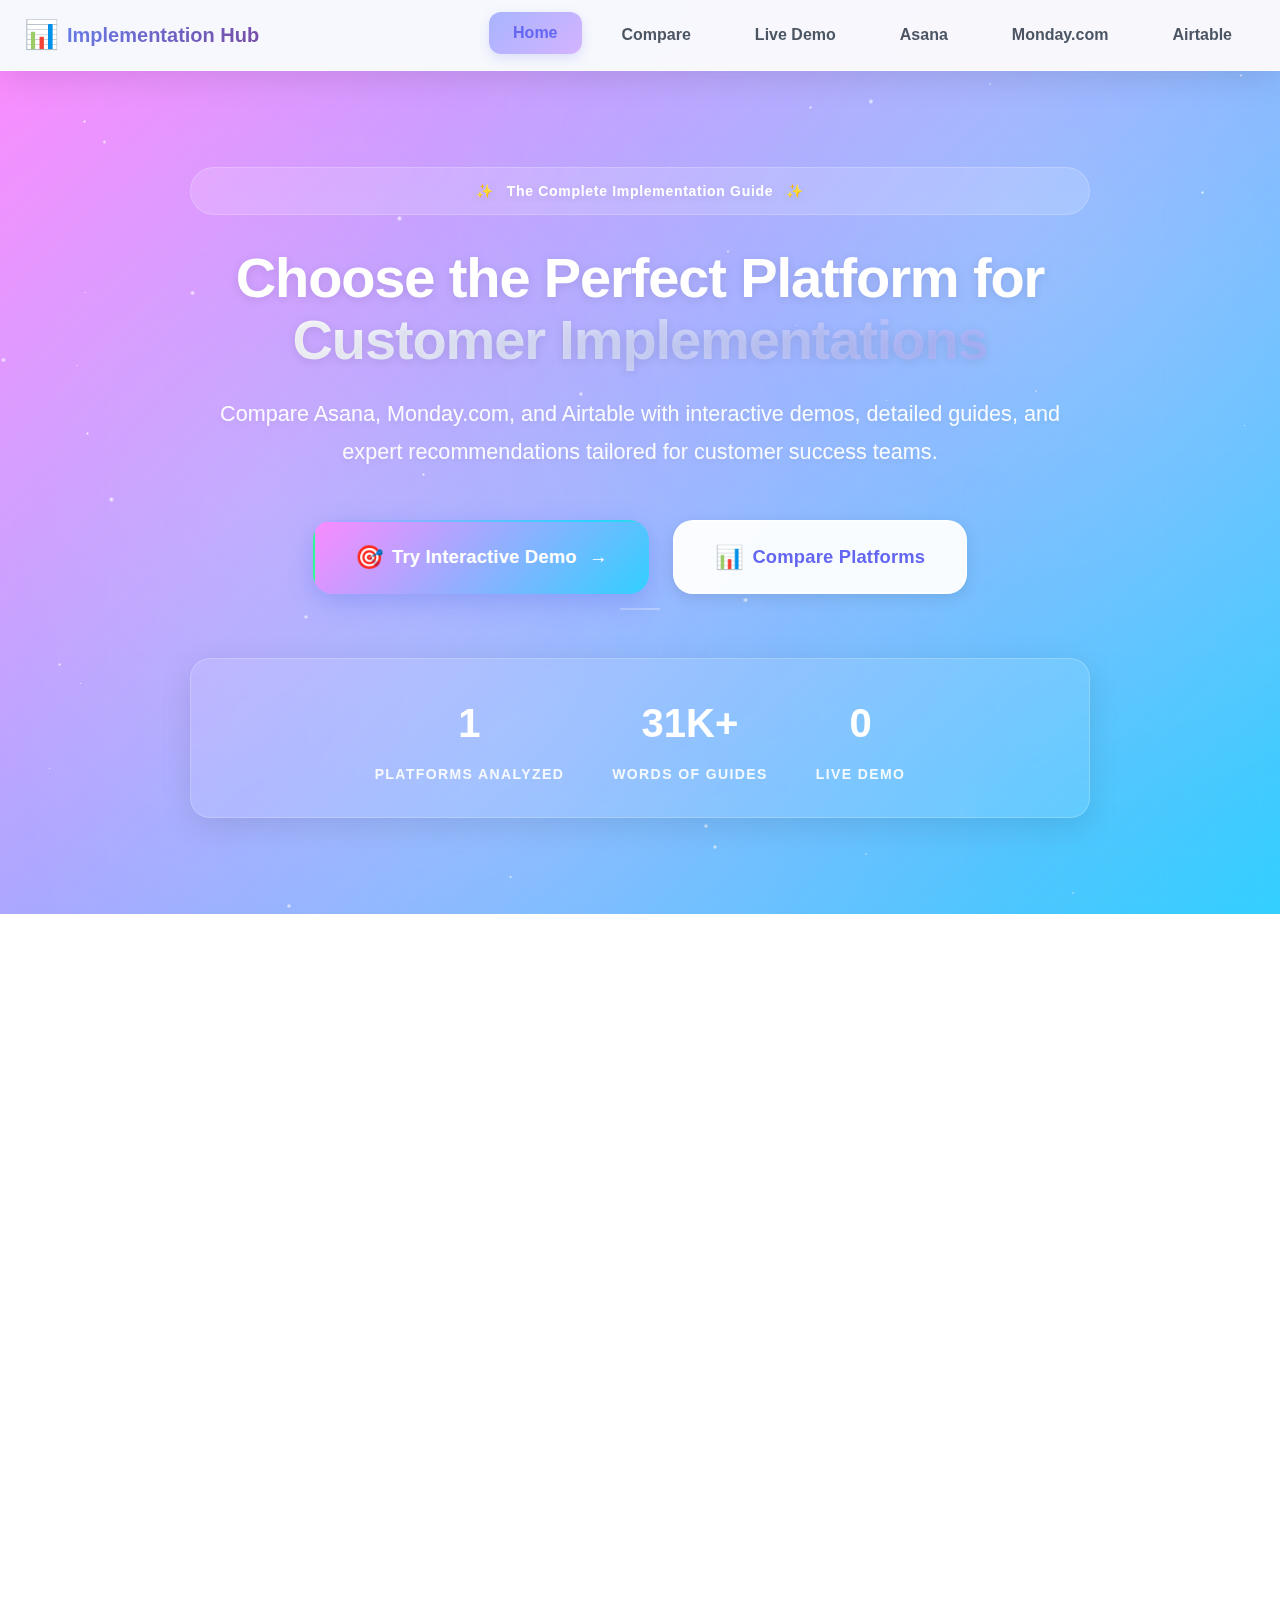
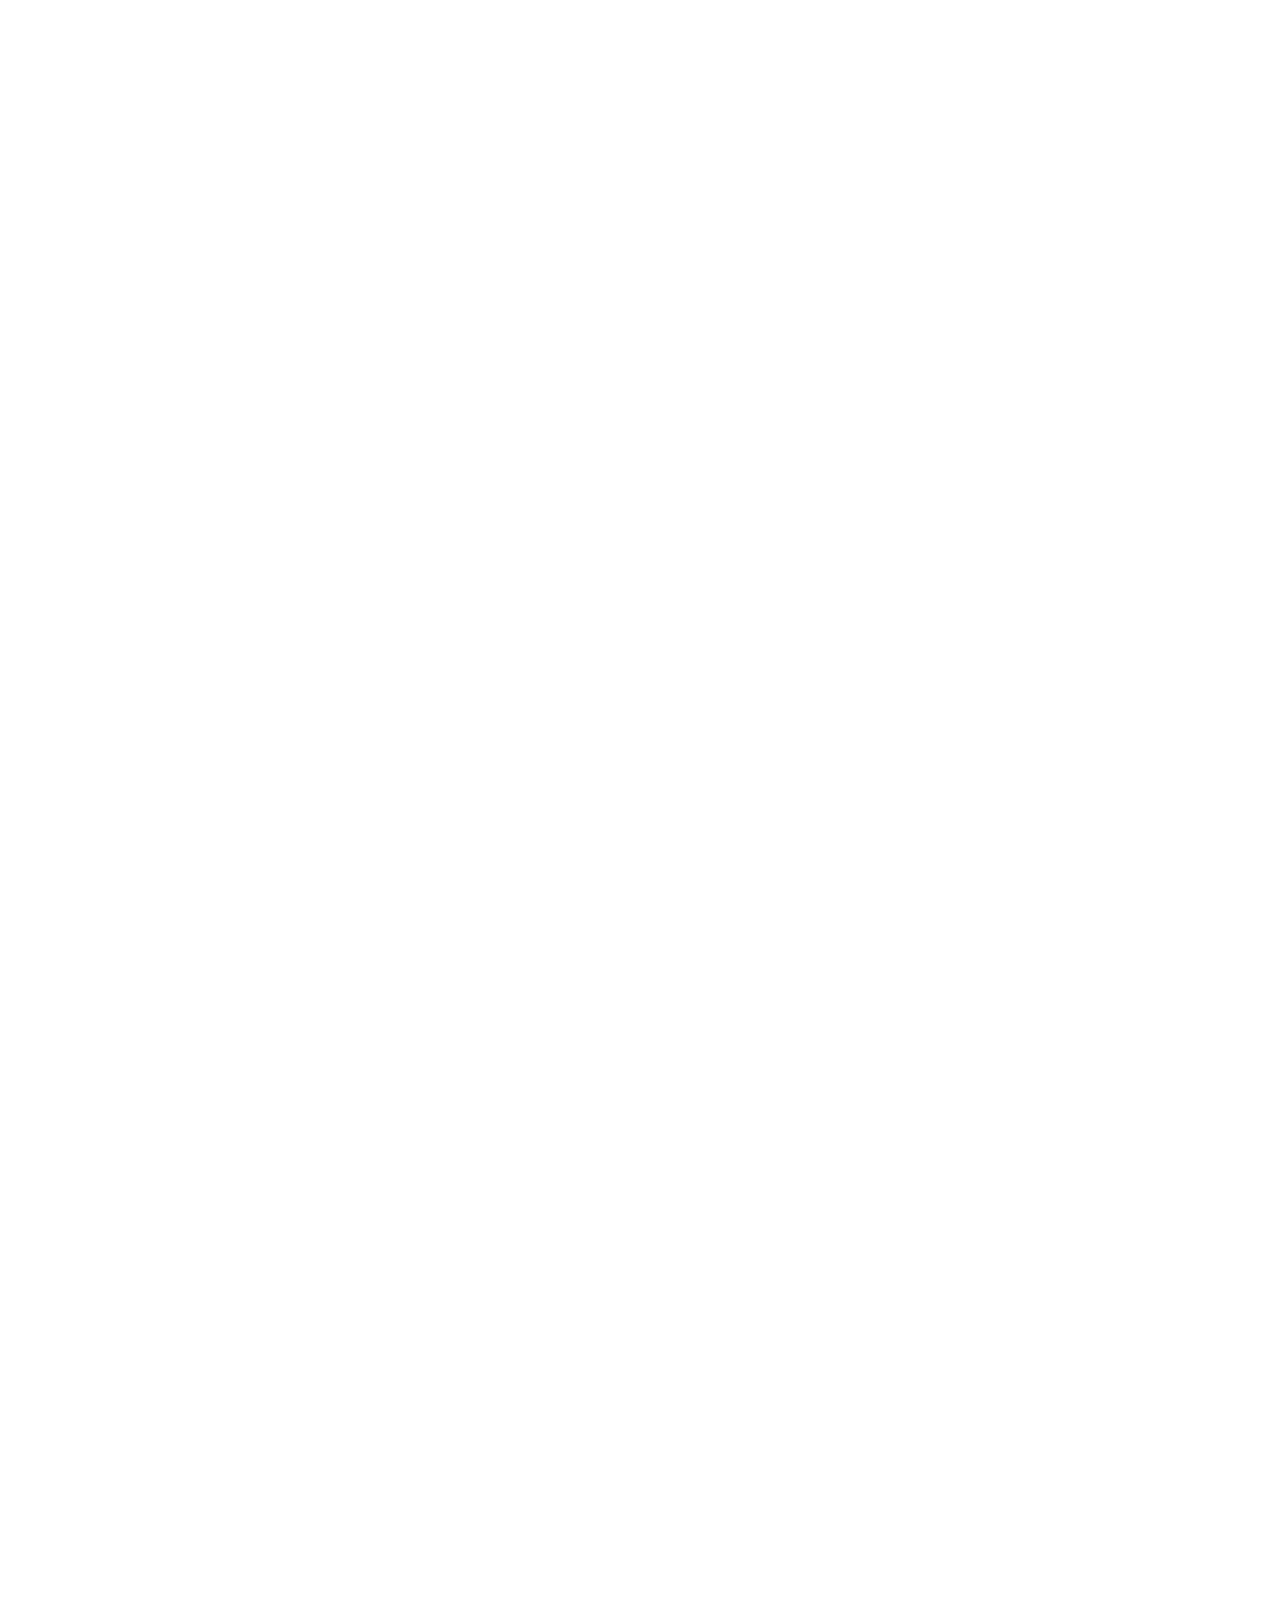
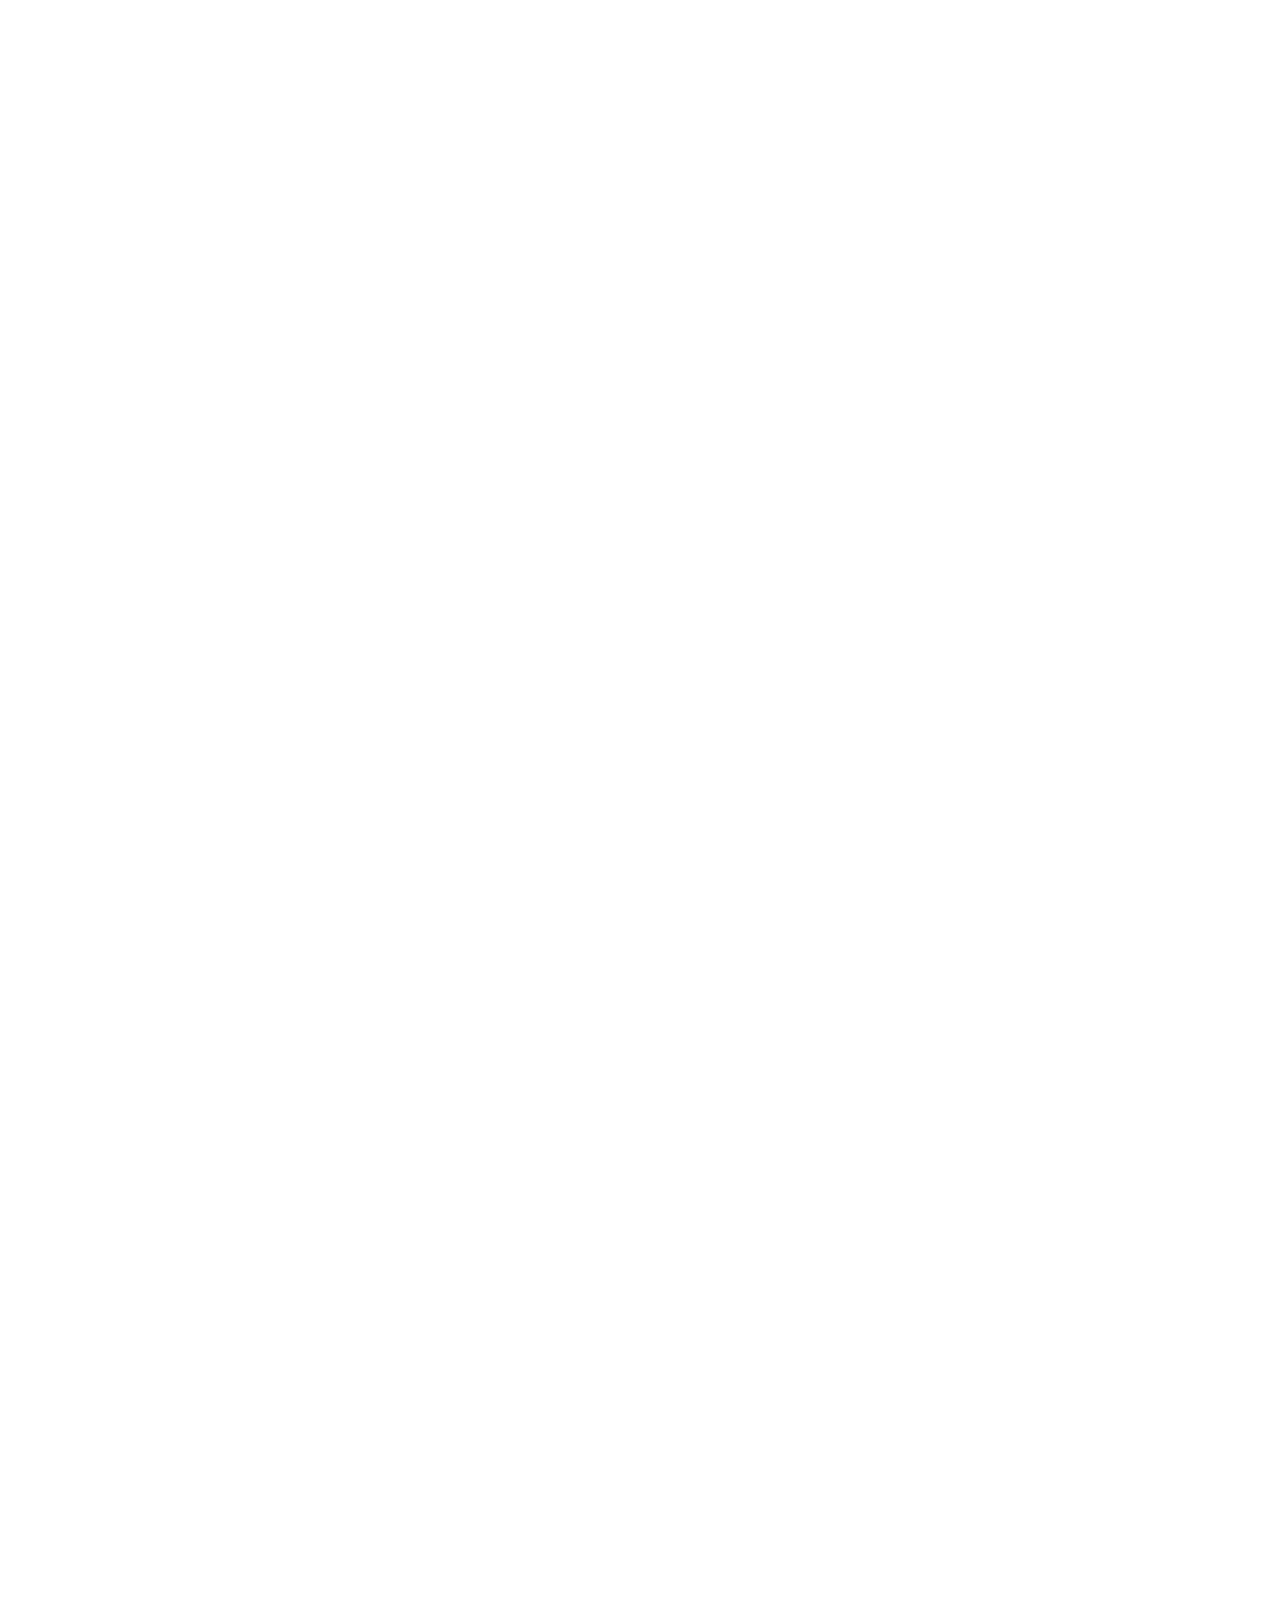
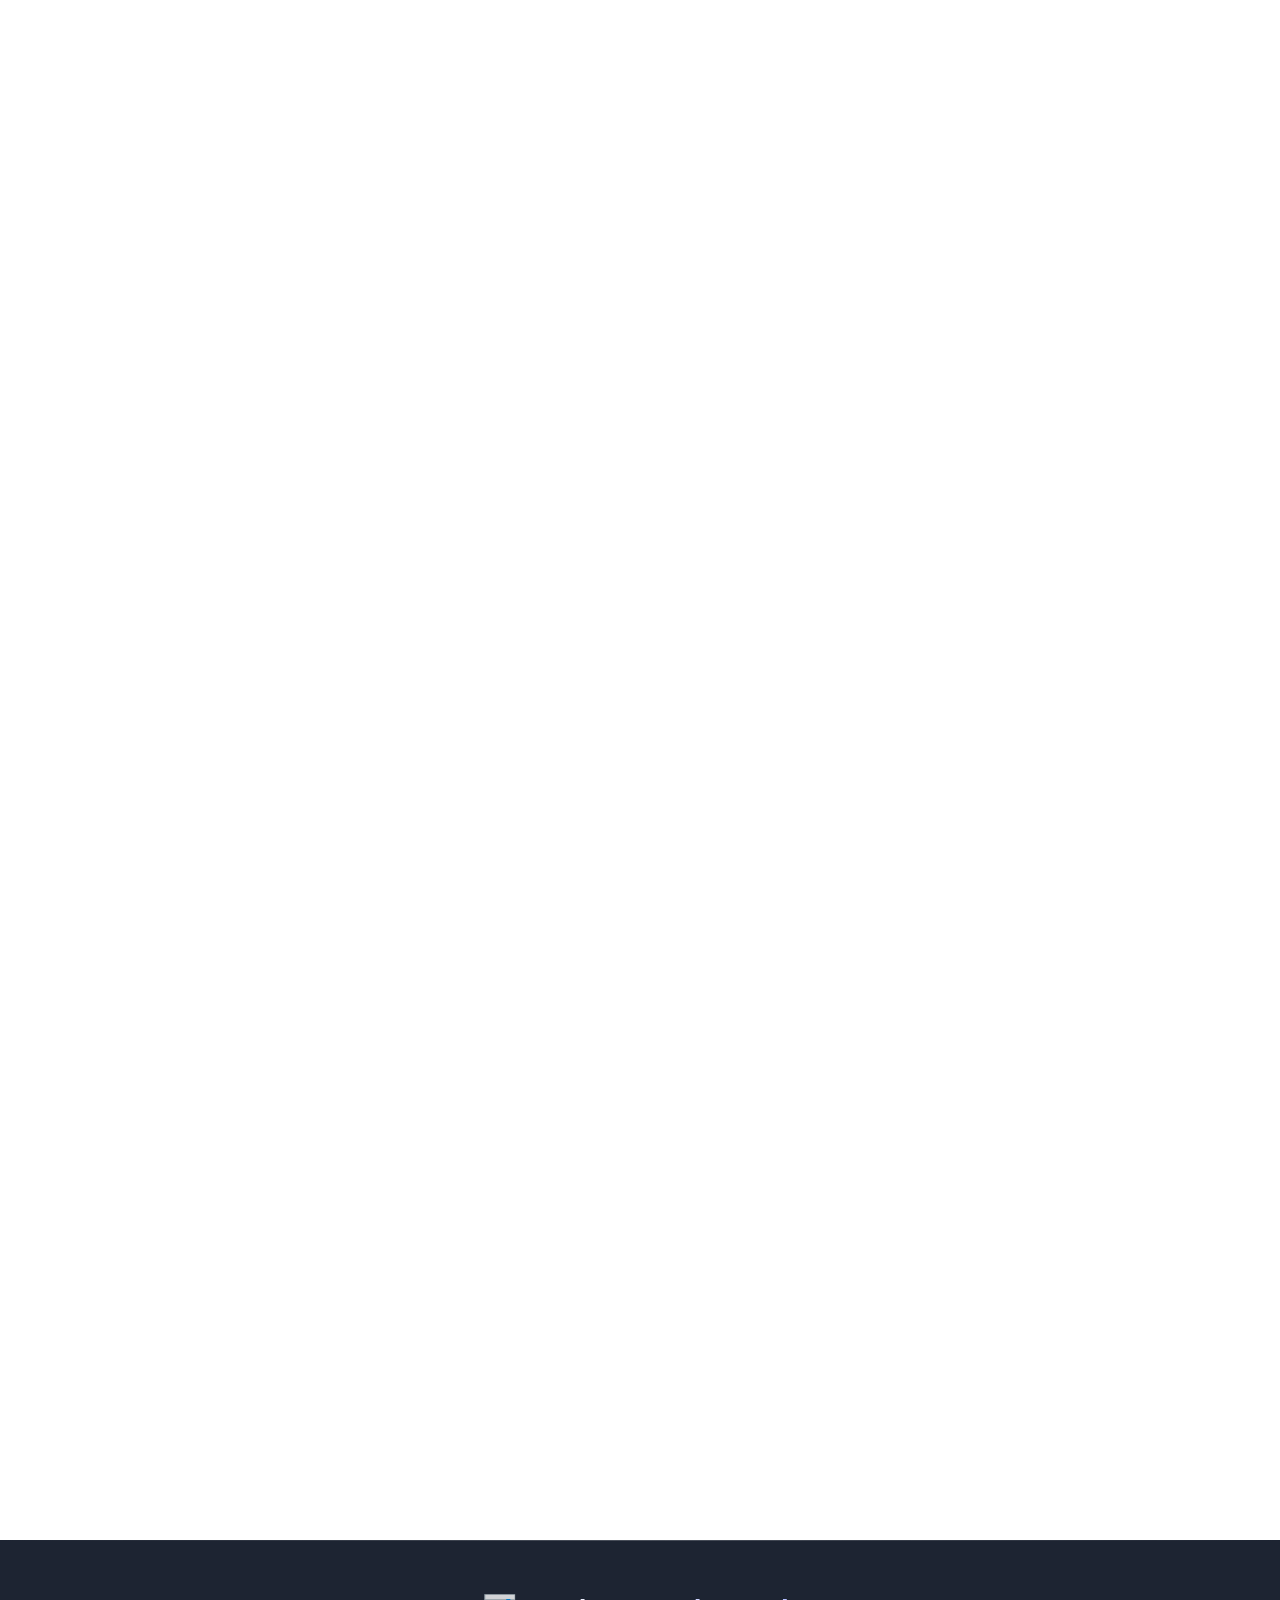
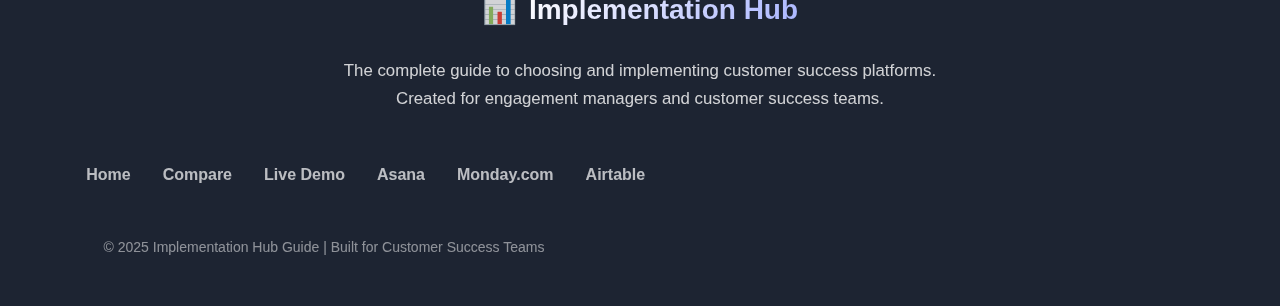
<file: index.html>
<!DOCTYPE html>
<html lang="en">
<head>
    <meta charset="UTF-8">
    <meta name="viewport" content="width=device-width, initial-scale=1.0">
    <title>Implementation Hub - Customer Success Platform Comparison</title>
    <link rel="stylesheet" href="styles.css">
</head>
<body>
    <!-- Animated Background -->
    <div class="animated-bg">
        <div class="gradient-orb orb-1"></div>
        <div class="gradient-orb orb-2"></div>
        <div class="gradient-orb orb-3"></div>
    </div>

    <!-- Navigation -->
    <nav class="navbar">
        <div class="nav-container">
            <a href="index.html" class="nav-brand">
                <span class="logo">📊</span>
                <span class="brand-text">Implementation Hub</span>
            </a>
            <div class="nav-links">
                <a href="index.html" class="active">Home</a>
                <a href="comparison.html">Compare</a>
                <a href="demo.html">Live Demo</a>
                <a href="asana.html">Asana</a>
                <a href="monday.html">Monday.com</a>
                <a href="airtable.html">Airtable</a>
            </div>
        </div>
    </nav>

    <!-- Hero Section -->
    <header class="hero">
        <div class="hero-particles"></div>
        <div class="hero-content">
            <div class="hero-badge">
                <span style="margin-right: 0.5rem;">✨</span>
                The Complete Implementation Guide
                <span style="margin-left: 0.5rem;">✨</span>
            </div>
            <h1 class="hero-title">
                Choose the Perfect Platform for<br>
                <span class="gradient-text">Customer Implementations</span>
            </h1>
            <p class="hero-subtitle">
                Compare Asana, Monday.com, and Airtable with interactive demos, detailed guides, 
                and expert recommendations tailored for customer success teams.
            </p>
            <div class="hero-buttons">
                <a href="demo.html" class="btn btn-primary btn-large">
                    <span>🎯</span>
                    Try Interactive Demo
                    <span class="btn-arrow">→</span>
                </a>
                <a href="comparison.html" class="btn btn-secondary btn-large">
                    <span>📊</span>
                    Compare Platforms
                </a>
            </div>
            <div class="hero-stats">
                <div class="hero-stat">
                    <div class="stat-number">3</div>
                    <div class="stat-text">Platforms Analyzed</div>
                </div>
                <div class="hero-stat">
                    <div class="stat-number">62K+</div>
                    <div class="stat-text">Words of Guides</div>
                </div>
                <div class="hero-stat">
                    <div class="stat-number">1</div>
                    <div class="stat-text">Live Demo</div>
                </div>
            </div>
        </div>
    </header>

    <!-- Main Content -->
    <main class="container">
        <!-- Live Demo Showcase -->
        <section class="section demo-showcase">
            <div class="section-header">
                <span class="section-badge">
                    <span style="margin-right: 0.5rem;">✨</span>
                    Interactive Experience
                </span>
                <h2 class="section-title">Try It Before You Build It</h2>
                <p class="section-subtitle">
                    Experience a fully functional implementation tracking board with real-time interactions
                </p>
            </div>

            <div class="demo-preview">
                <div class="demo-preview-content">
                    <div class="demo-preview-image">
                        <div class="kanban-preview">
                            <div class="preview-column">
                                <div class="preview-header">📋 Planning</div>
                                <div class="preview-card animate-float" style="animation-delay: 0s;"></div>
                                <div class="preview-card animate-float" style="animation-delay: 0.2s;"></div>
                            </div>
                            <div class="preview-column">
                                <div class="preview-header">⚡ In Progress</div>
                                <div class="preview-card animate-float" style="animation-delay: 0.4s;"></div>
                                <div class="preview-card animate-float" style="animation-delay: 0.6s;"></div>
                            </div>
                            <div class="preview-column">
                                <div class="preview-header">✅ Complete</div>
                                <div class="preview-card animate-float" style="animation-delay: 0.8s;"></div>
                            </div>
                        </div>
                    </div>
                    <div class="demo-preview-text">
                        <h3>Real Working Kanban Board</h3>
                        <p style="color: var(--gray-600); font-size: 1.05rem; margin-bottom: 2rem; line-height: 1.7;">
                            Our interactive demo lets you experience implementation tracking firsthand. 
                            Drag tasks, filter customers, and watch statistics update in real-time.
                        </p>
                        <ul class="feature-checklist">
                            <li>🎯 Drag & drop 12 implementation tasks</li>
                            <li>🔍 Filter by 4 different customers</li>
                            <li>📊 Watch live statistics update</li>
                            <li>✨ Experience smooth animations</li>
                            <li>📱 Works perfectly on mobile</li>
                        </ul>
                        <a href="demo.html" class="btn btn-gradient">
                            Launch Interactive Demo →
                        </a>
                    </div>
                </div>
            </div>
        </section>

        <!-- Platform Cards -->
        <section class="section">
            <div class="section-header">
                <span class="section-badge">🎯 Platform Comparison</span>
                <h2 class="section-title">Choose Your Implementation Tool</h2>
                <p class="section-subtitle">
                    Expert analysis of the top 3 platforms for customer success teams
                </p>
            </div>

            <div class="platform-grid">
                <!-- Monday.com Card -->
                <div class="platform-card monday-card featured">
                    <div class="featured-badge">
                        <span>⭐</span> RECOMMENDED
                    </div>
                    <div class="platform-header">
                        <h3>Monday.com</h3>
                        <span class="badge">Best Overall</span>
                    </div>
                    <div class="platform-body">
                        <p class="platform-description">
                            Perfect balance of power and ease-of-use. Visual, intuitive, and quick to implement.
                        </p>
                        <div class="platform-stats">
                            <div class="stat">
                                <div class="stat-label">Setup Time</div>
                                <div class="stat-value">1-2 weeks</div>
                            </div>
                            <div class="stat">
                                <div class="stat-label">Learning</div>
                                <div class="stat-value">Easy</div>
                            </div>
                            <div class="stat">
                                <div class="stat-label">Cost</div>
                                <div class="stat-value">$320/mo</div>
                            </div>
                        </div>
                        <ul class="feature-list">
                            <li>Beautiful visual interface</li>
                            <li>22+ custom column types</li>
                            <li>12-widget dashboard</li>
                            <li>10 automations included</li>
                            <li>Perfect for teams of 15-25</li>
                        </ul>
                    </div>
                    <div class="platform-footer">
                        <a href="monday.html" class="btn btn-platform monday-btn">
                            View Monday.com Guide
                        </a>
                    </div>
                </div>

                <!-- Airtable Card -->
                <div class="platform-card airtable-card">
                    <div class="platform-header">
                        <h3>Airtable</h3>
                        <span class="badge">Most Powerful</span>
                    </div>
                    <div class="platform-body">
                        <p class="platform-description">
                            Database powerhouse with unlimited customization. Best for complex, scalable operations.
                        </p>
                        <div class="platform-stats">
                            <div class="stat">
                                <div class="stat-label">Setup Time</div>
                                <div class="stat-value">4-5 weeks</div>
                            </div>
                            <div class="stat">
                                <div class="stat-label">Learning</div>
                                <div class="stat-value">Moderate</div>
                            </div>
                            <div class="stat">
                                <div class="stat-label">Cost</div>
                                <div class="stat-value">$400/mo</div>
                            </div>
                        </div>
                        <ul class="feature-list">
                            <li>Relational database power</li>
                            <li>150+ custom fields</li>
                            <li>Advanced formulas</li>
                            <li>Custom interfaces</li>
                            <li>Best for 50+ customers</li>
                        </ul>
                    </div>
                    <div class="platform-footer">
                        <a href="airtable.html" class="btn btn-platform airtable-btn">
                            View Airtable Guide
                        </a>
                    </div>
                </div>

                <!-- Asana Card -->
                <div class="platform-card asana-card">
                    <div class="platform-header">
                        <h3>Asana</h3>
                        <span class="badge">Budget Friendly</span>
                    </div>
                    <div class="platform-body">
                        <p class="platform-description">
                            Reliable task management with proven workflows. Great for budget-conscious teams.
                        </p>
                        <div class="platform-stats">
                            <div class="stat">
                                <div class="stat-label">Setup Time</div>
                                <div class="stat-value">2-3 weeks</div>
                            </div>
                            <div class="stat">
                                <div class="stat-label">Learning</div>
                                <div class="stat-value">Easy</div>
                            </div>
                            <div class="stat">
                                <div class="stat-label">Cost</div>
                                <div class="stat-value">$220/mo</div>
                            </div>
                        </div>
                        <ul class="feature-list">
                            <li>Proven task management</li>
                            <li>40+ task templates</li>
                            <li>Portfolio views</li>
                            <li>Timeline dependencies</li>
                            <li>Most affordable option</li>
                        </ul>
                    </div>
                    <div class="platform-footer">
                        <a href="asana.html" class="btn btn-platform asana-btn">
                            View Asana Guide
                        </a>
                    </div>
                </div>
            </div>
        </section>

        <!-- Quick Comparison -->
        <section class="section">
            <div class="section-header">
                <span class="section-badge">⚡ Quick Comparison</span>
                <h2 class="section-title">At a Glance</h2>
            </div>

            <div class="comparison-quick">
                <div class="comparison-table-modern">
                    <div class="comparison-row header-row">
                        <div class="comparison-cell">Feature</div>
                        <div class="comparison-cell">Monday.com</div>
                        <div class="comparison-cell">Airtable</div>
                        <div class="comparison-cell">Asana</div>
                    </div>
                    <div class="comparison-row">
                        <div class="comparison-cell">Ease of Use</div>
                        <div class="comparison-cell">⭐⭐⭐⭐⭐</div>
                        <div class="comparison-cell">⭐⭐⭐⭐</div>
                        <div class="comparison-cell">⭐⭐⭐⭐⭐</div>
                    </div>
                    <div class="comparison-row">
                        <div class="comparison-cell">Customization</div>
                        <div class="comparison-cell">⭐⭐⭐⭐</div>
                        <div class="comparison-cell">⭐⭐⭐⭐⭐</div>
                        <div class="comparison-cell">⭐⭐⭐</div>
                    </div>
                    <div class="comparison-row">
                        <div class="comparison-cell">Visual Appeal</div>
                        <div class="comparison-cell">⭐⭐⭐⭐⭐</div>
                        <div class="comparison-cell">⭐⭐⭐⭐</div>
                        <div class="comparison-cell">⭐⭐⭐</div>
                    </div>
                    <div class="comparison-row">
                        <div class="comparison-cell">Reporting</div>
                        <div class="comparison-cell">⭐⭐⭐⭐</div>
                        <div class="comparison-cell">⭐⭐⭐⭐⭐</div>
                        <div class="comparison-cell">⭐⭐⭐</div>
                    </div>
                    <div class="comparison-row">
                        <div class="comparison-cell">Value</div>
                        <div class="comparison-cell">⭐⭐⭐⭐⭐</div>
                        <div class="comparison-cell">⭐⭐⭐⭐</div>
                        <div class="comparison-cell">⭐⭐⭐⭐⭐</div>
                    </div>
                </div>
            </div>

            <div class="cta-center">
                <a href="comparison.html" class="btn btn-gradient btn-large">
                    View Full Comparison →
                </a>
            </div>
        </section>

        <!-- Recommendations -->
        <section class="section">
            <div class="section-header">
                <span class="section-badge">💡 Expert Recommendations</span>
                <h2 class="section-title">Which Platform Is Right for You?</h2>
            </div>

            <div class="cards recommendation-cards">
                <div class="card">
                    <div class="card-icon">🚀</div>
                    <h3>For Quick Wins</h3>
                    <p><strong>Choose Monday.com</strong> if you need to get up and running fast with a beautiful, intuitive interface that your team will love from day one.</p>
                    <a href="monday.html" class="btn btn-secondary" style="margin-top: 1rem;">
                        View Monday Guide
                    </a>
                </div>

                <div class="card">
                    <div class="card-icon">💪</div>
                    <h3>For Long-term Power</h3>
                    <p><strong>Choose Airtable</strong> if you're managing 50+ customers with complex data relationships and need maximum flexibility as you scale.</p>
                    <a href="airtable.html" class="btn btn-secondary" style="margin-top: 1rem;">
                        View Airtable Guide
                    </a>
                </div>

                <div class="card">
                    <div class="card-icon">💰</div>
                    <h3>For Budget Conscious</h3>
                    <p><strong>Choose Asana</strong> if you want reliable task management at the most affordable price point without sacrificing core features.</p>
                    <a href="asana.html" class="btn btn-secondary" style="margin-top: 1rem;">
                        View Asana Guide
                    </a>
                </div>
            </div>
        </section>

        <!-- CTA Section -->
        <section class="section cta-section">
            <div class="cta-card">
                <h2>Ready to Transform Your Implementation Process?</h2>
                <p>
                    Get started with our interactive demo and detailed setup guides. 
                    Everything you need to make the right decision.
                </p>
                <div class="cta-buttons">
                    <a href="demo.html" class="btn btn-primary btn-large">
                        Try Interactive Demo
                    </a>
                    <a href="comparison.html" class="btn btn-secondary btn-large">
                        Compare All Features
                    </a>
                </div>
            </div>
        </section>
    </main>

    <!-- Footer -->
    <footer class="footer">
        <div class="footer-content">
            <div class="footer-brand">
                <span class="logo">📊</span>
                <span class="brand-text">Implementation Hub</span>
            </div>
            <p class="footer-text">
                The complete guide to choosing and implementing customer success platforms.
                Created for engagement managers and customer success teams.
            </p>
            <p class="footer-links">
                <a href="index.html">Home</a>
                <a href="comparison.html">Compare</a>
                <a href="demo.html">Live Demo</a>
                <a href="asana.html">Asana</a>
                <a href="monday.html">Monday.com</a>
                <a href="airtable.html">Airtable</a>
            </p>
            <p class="footer-copyright">
                © 2025 Implementation Hub Guide | Built for Customer Success Teams
            </p>
        </div>
    </footer>

    <script src="script.js"></script>
</body>
</html>
</file>
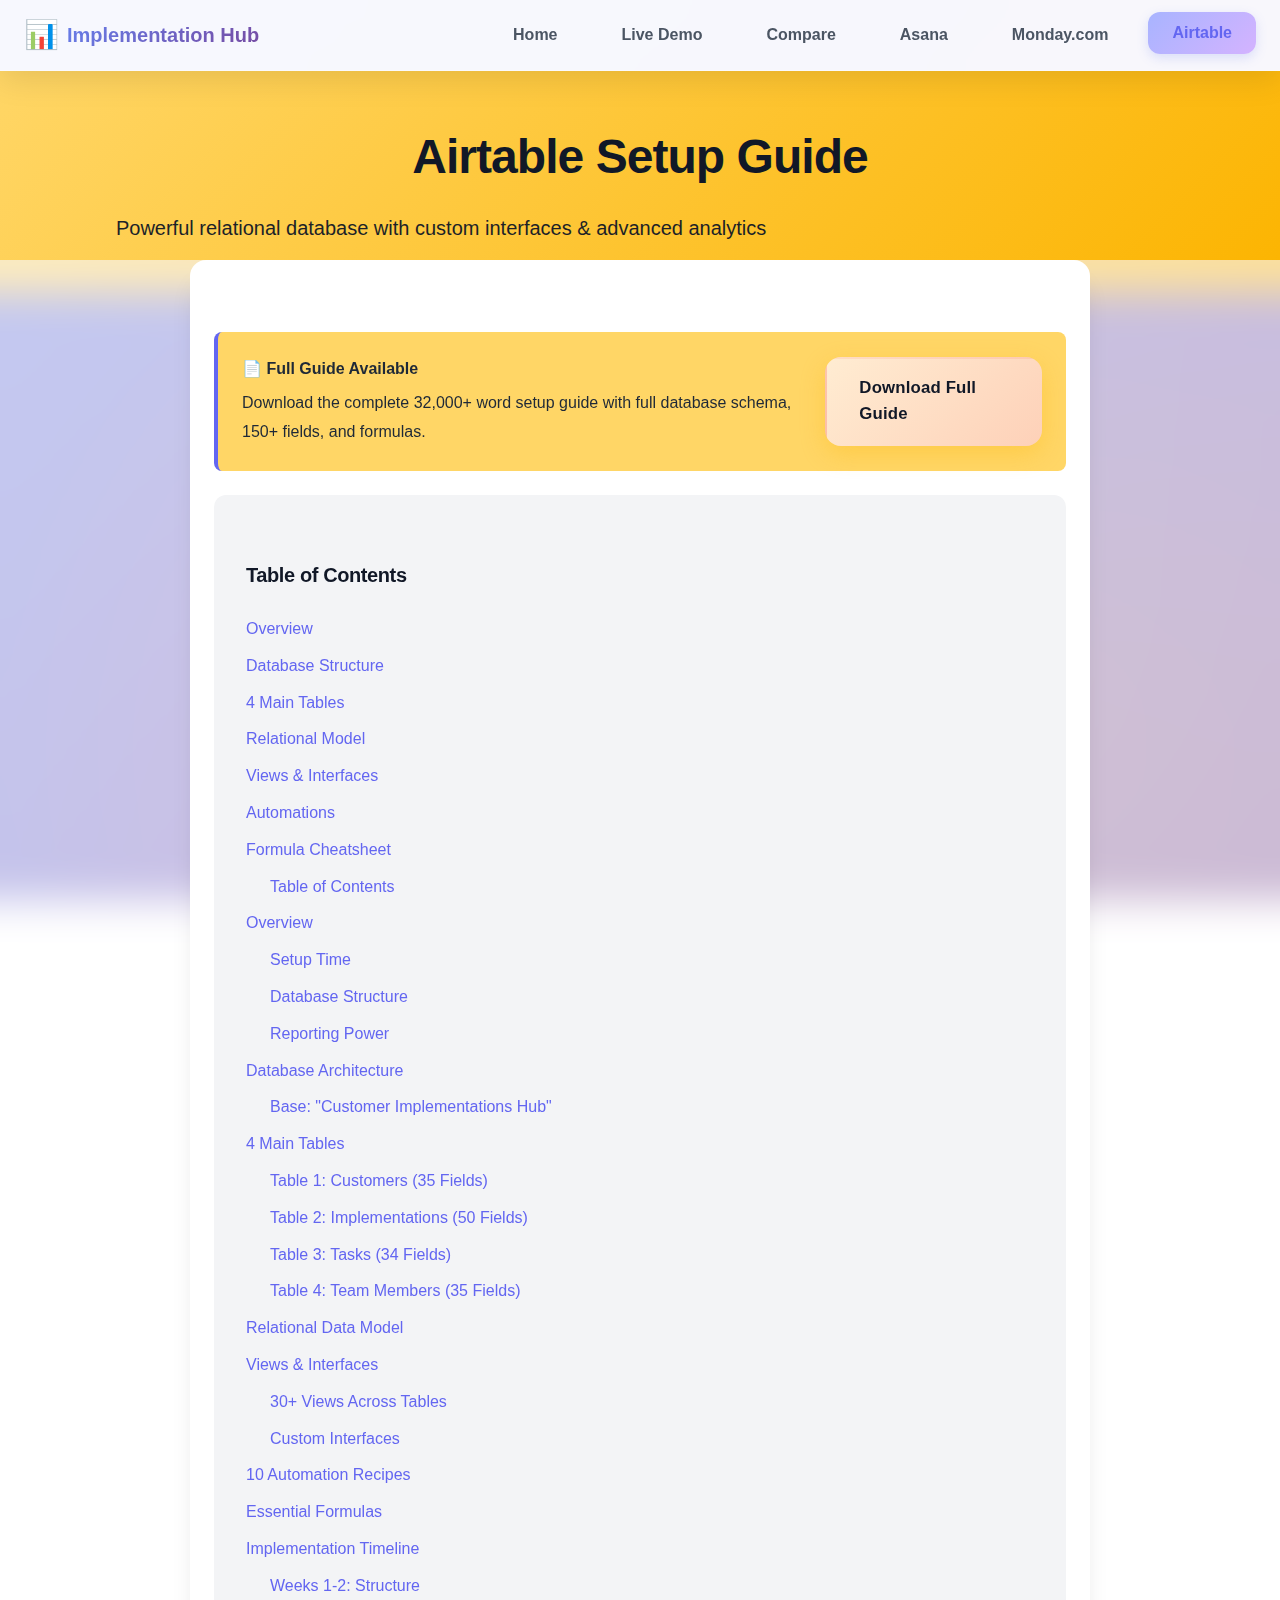
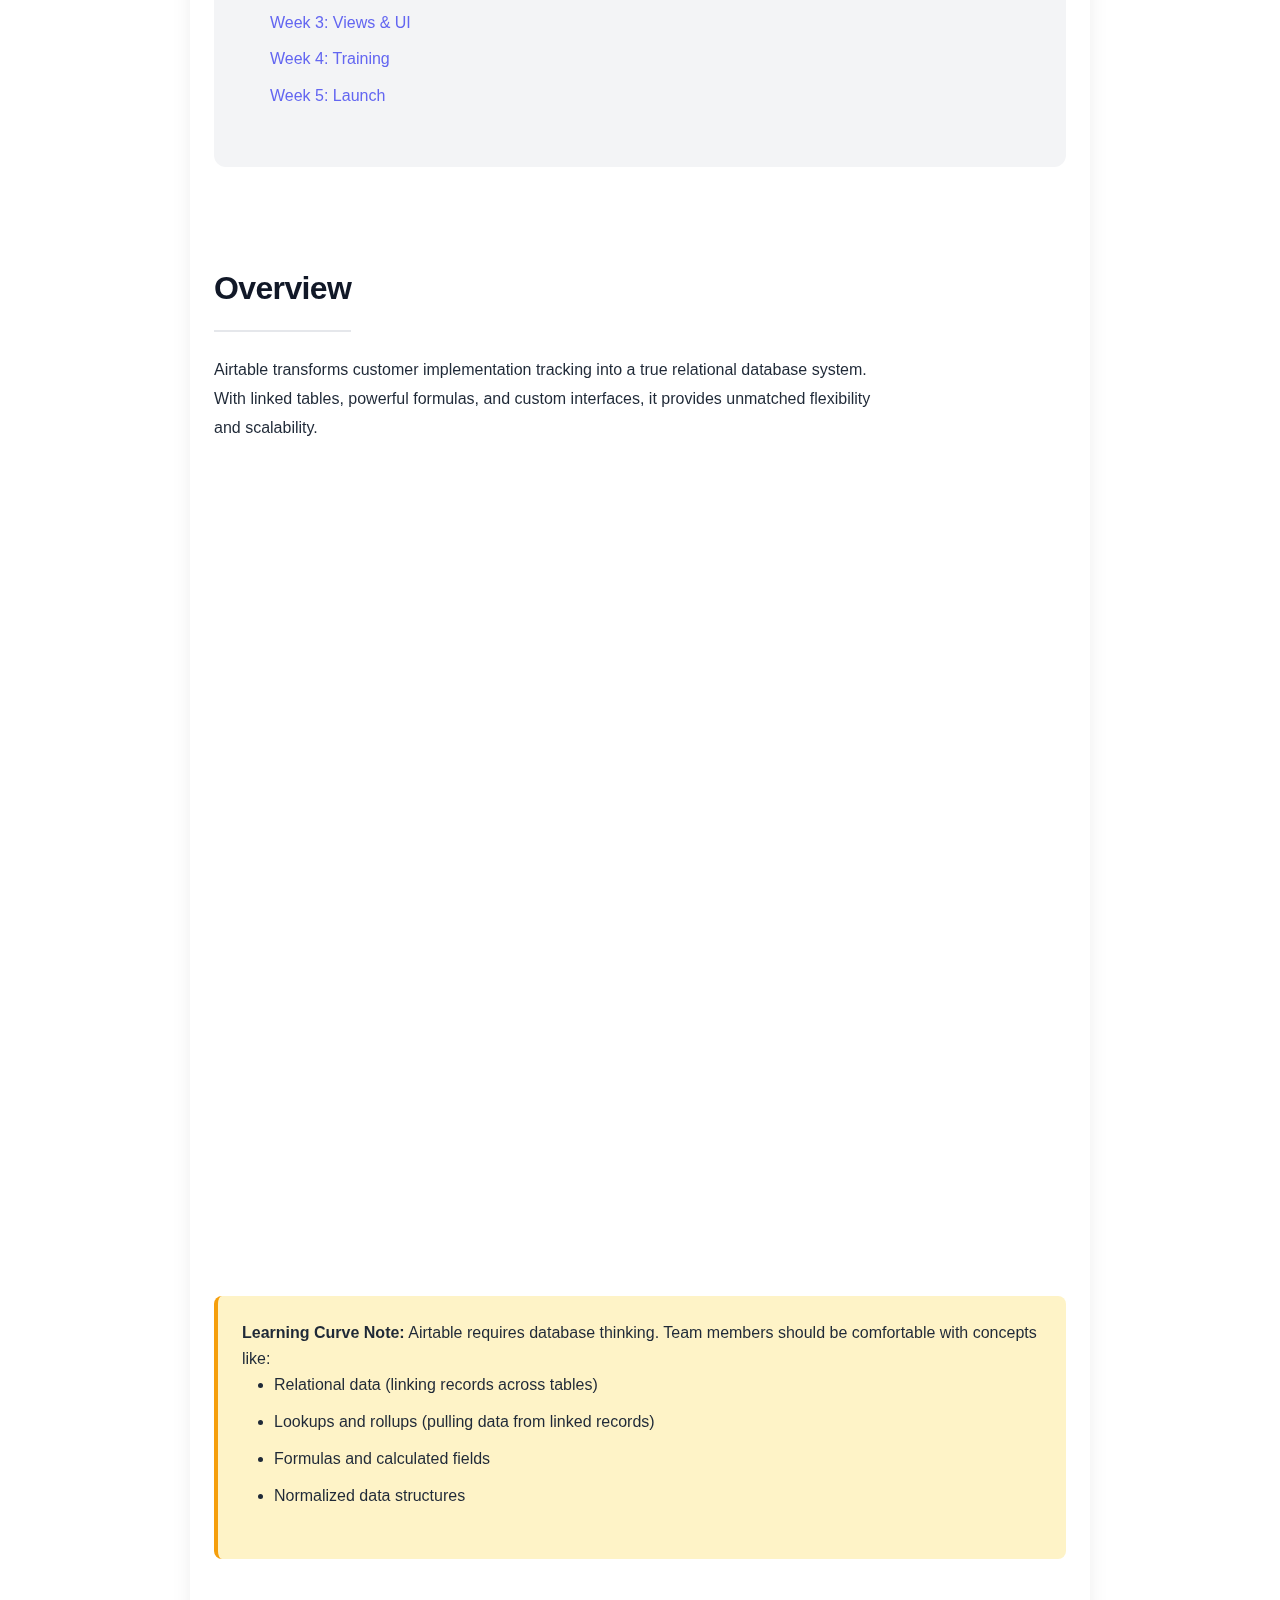
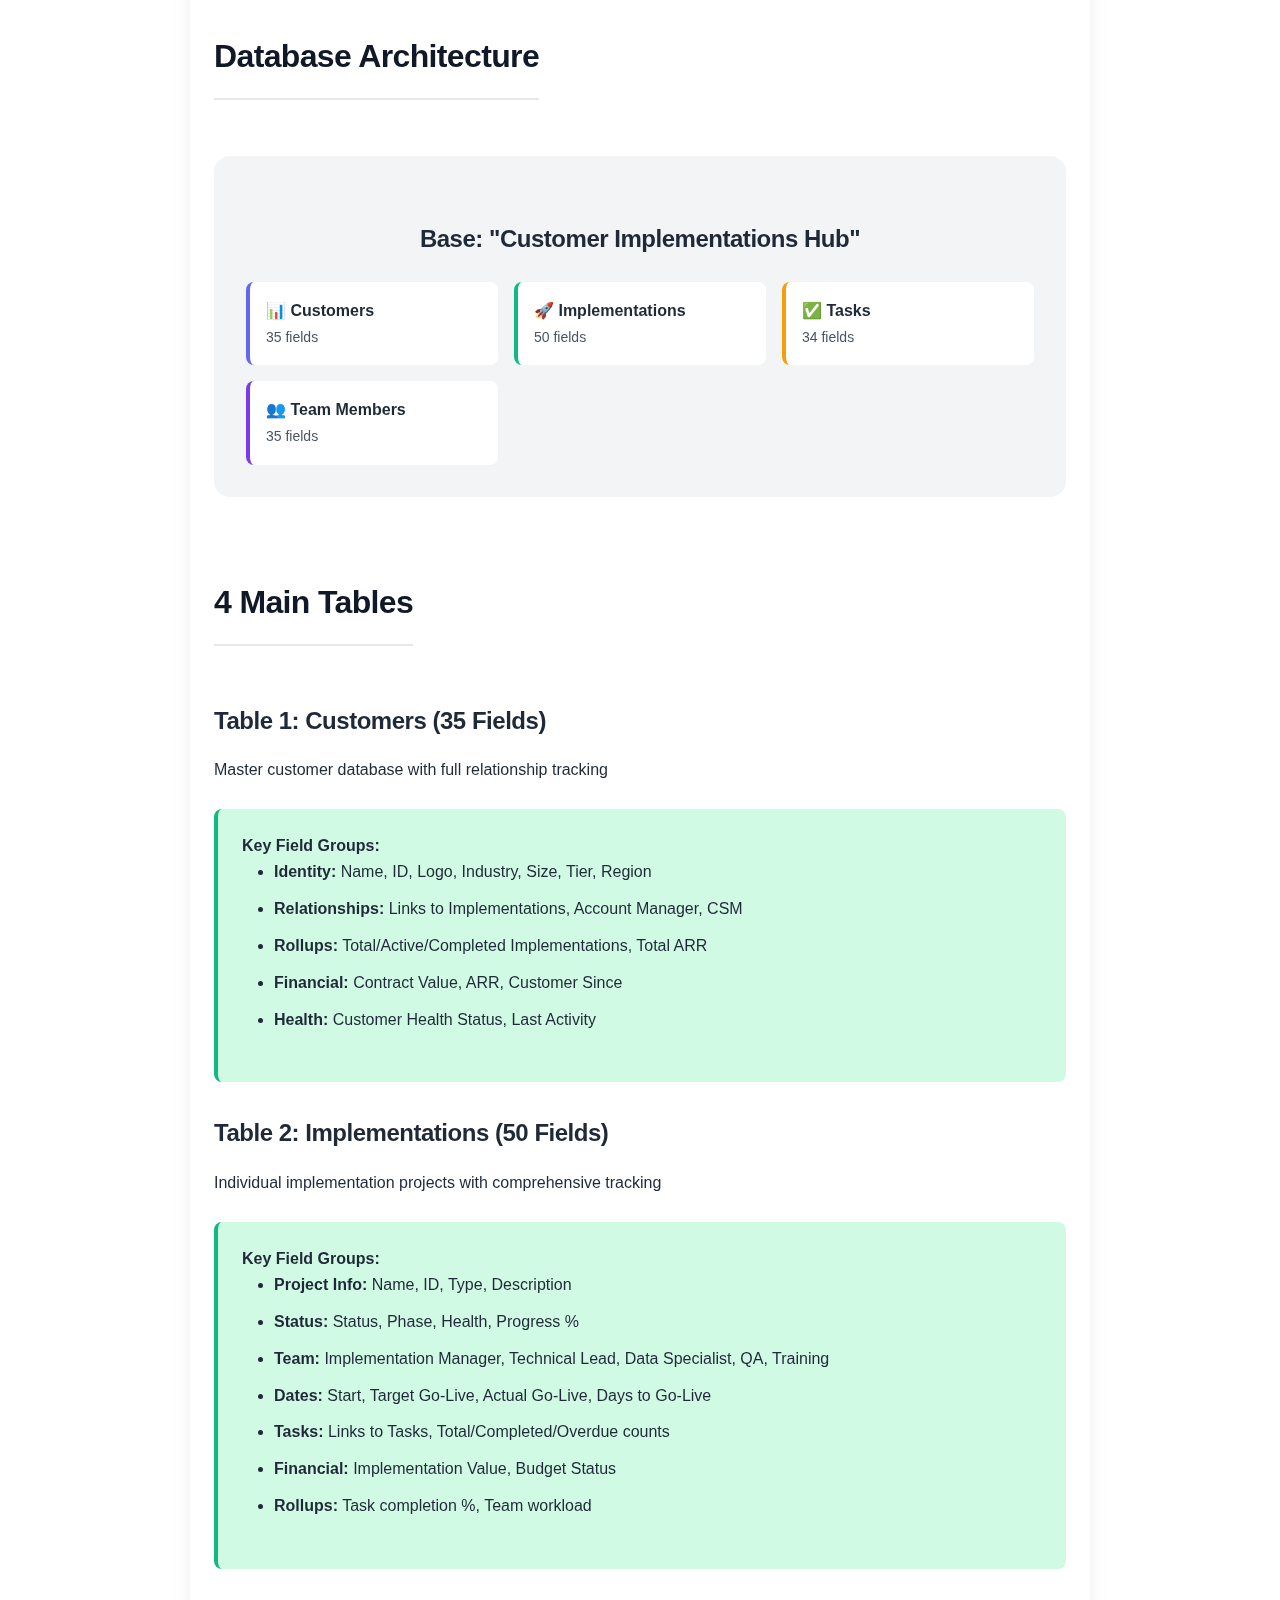
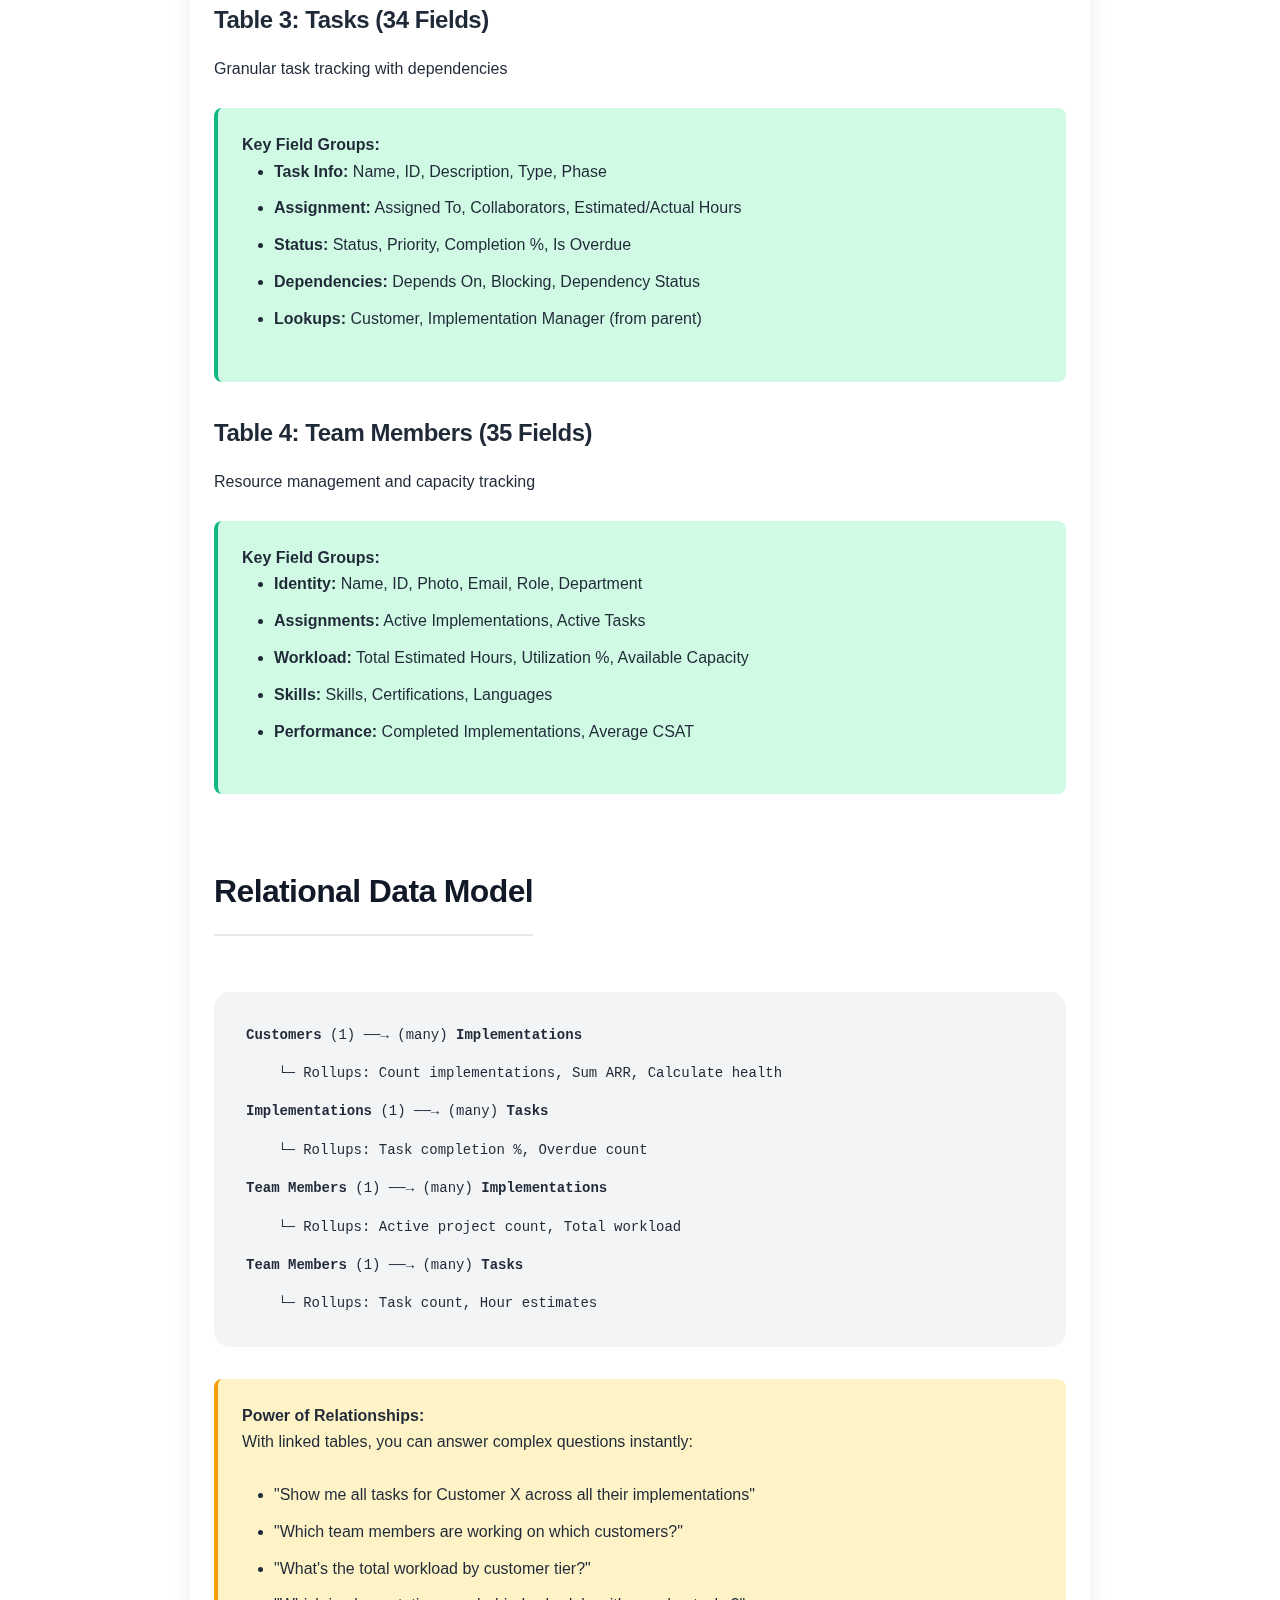
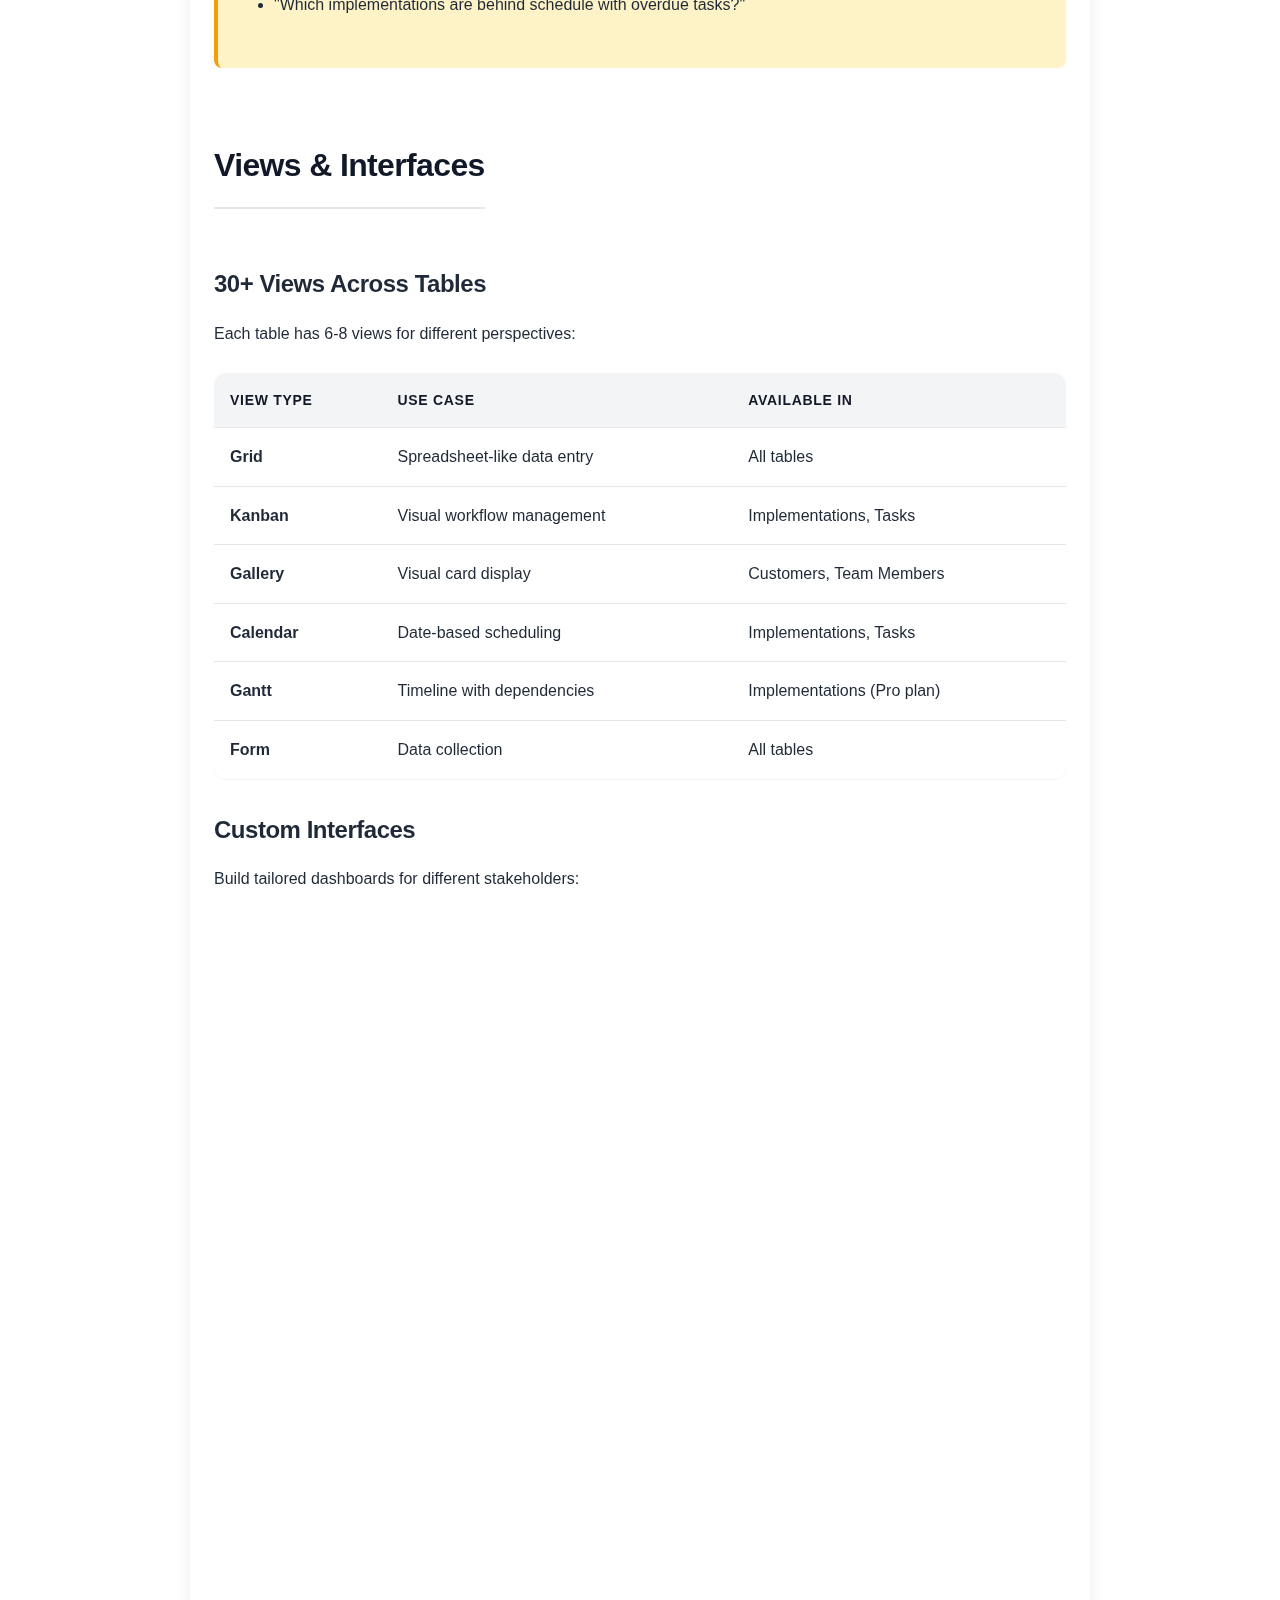
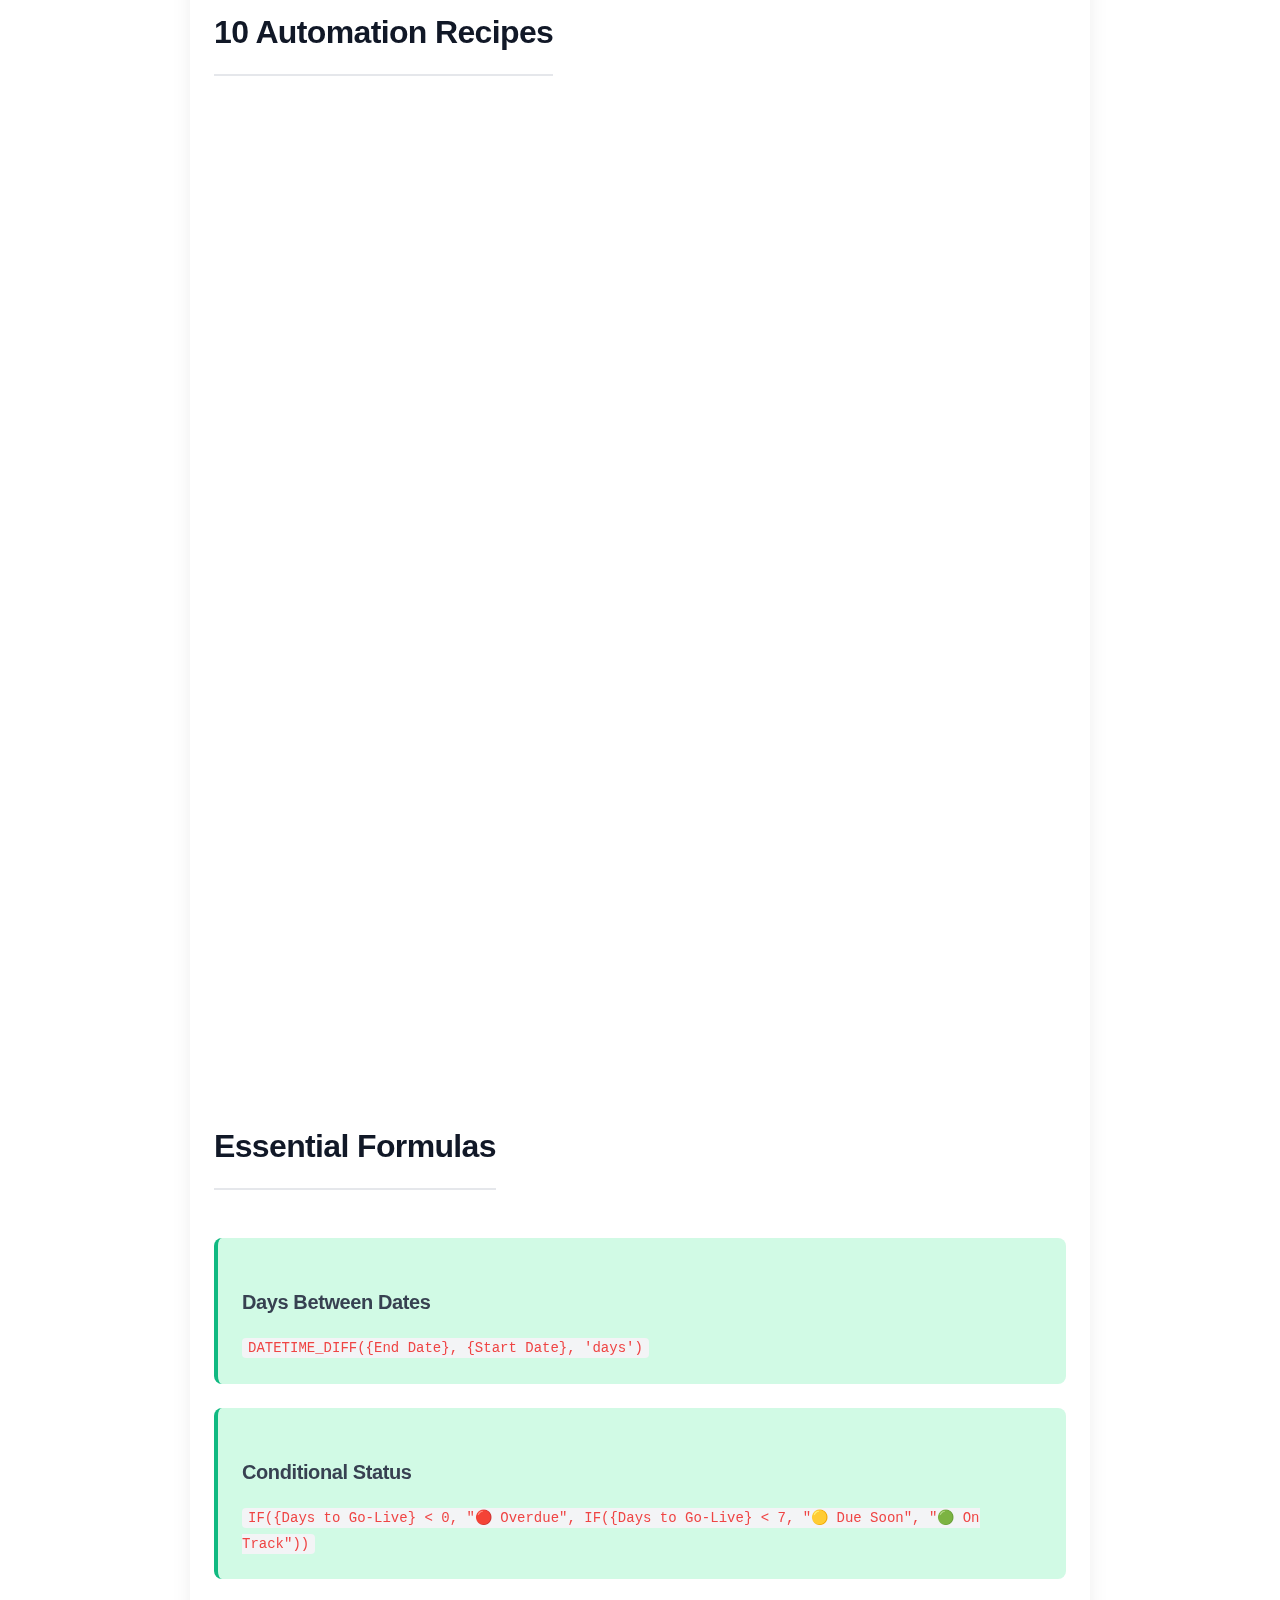
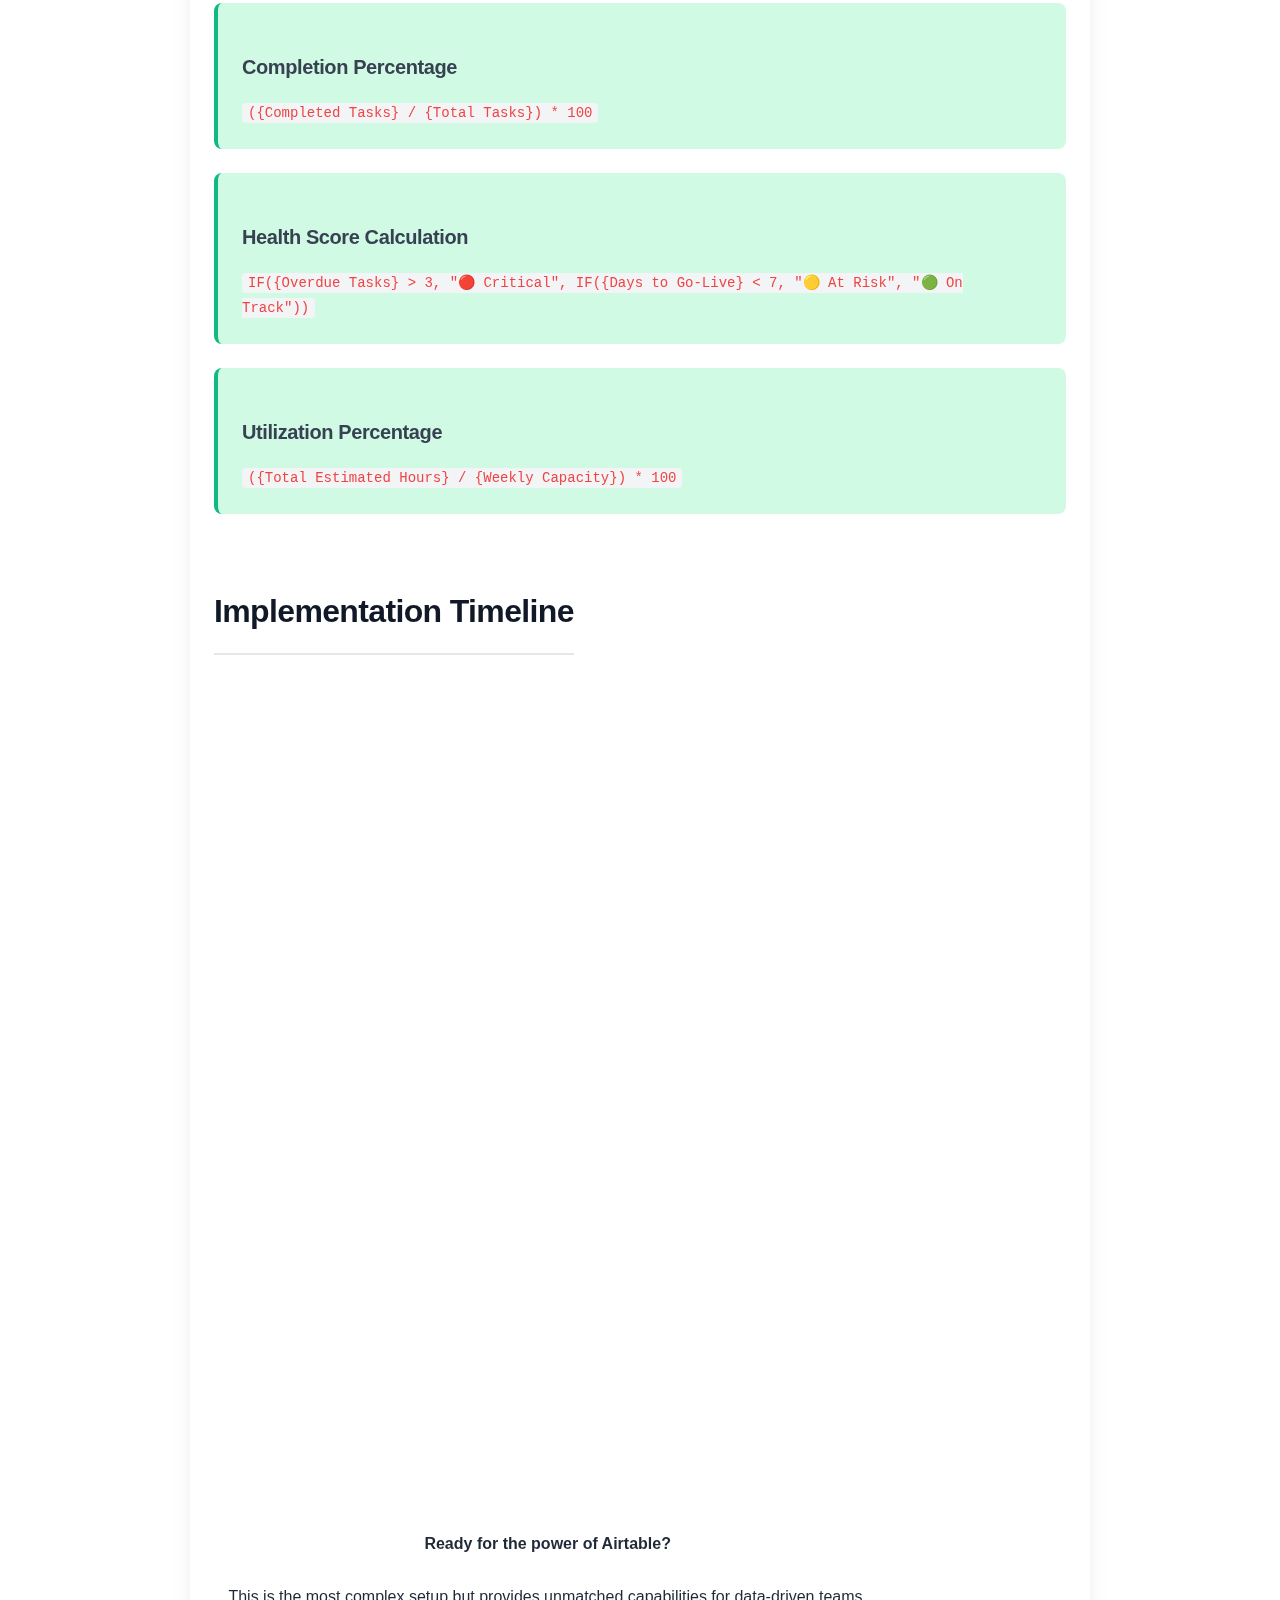
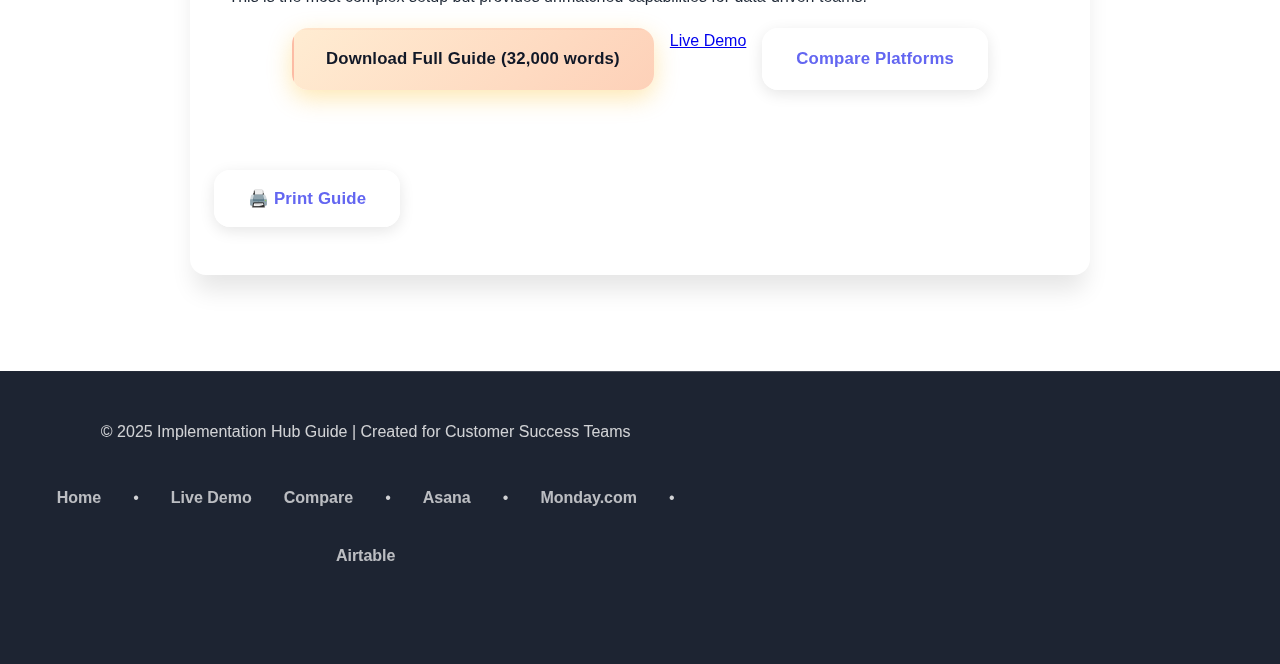
<file: airtable.html>
<!DOCTYPE html>
<html lang="en">
<head>
    <meta charset="UTF-8">
    <meta name="viewport" content="width=device-width, initial-scale=1.0">
    <title>Airtable Setup Guide - Customer Implementation Tracking</title>
    <link rel="stylesheet" href="styles.css">
</head>
<body>
    <nav class="navbar">
        <div class="nav-container">
            <div class="nav-brand">
                <span class="logo">📊</span>
                <span class="brand-text">Implementation Hub</span>
            </div>
            <div class="nav-links">
                <a href="index.html">Home</a>
                <a href="demo.html">Live Demo</a>
                <a href="comparison.html">Compare</a>
                <a href="asana.html">Asana</a>
                <a href="monday.html">Monday.com</a>
                <a href="airtable.html" class="active">Airtable</a>
            </div>
        </div>
    </nav>

    <header class="guide-header airtable">
        <h1 class="guide-title">Airtable Setup Guide</h1>
        <p class="guide-subtitle">Powerful relational database with custom interfaces & advanced analytics</p>
    </header>

    <main class="container">
        <div class="guide-content">
            <div class="info-box" style="display: flex; justify-content: space-between; align-items: center; background: var(--airtable-secondary);">
                <div>
                    <strong>📄 Full Guide Available</strong>
                    <p style="margin: 0.5rem 0 0 0;">Download the complete 32,000+ word setup guide with full database schema, 150+ fields, and formulas.</p>
                </div>
                <a href="../airtable_setup_guide.md" download class="btn airtable-btn">Download Full Guide</a>
            </div>

            <div class="toc">
                <h3>Table of Contents</h3>
                <ul>
                    <li><a href="#overview">Overview</a></li>
                    <li><a href="#structure">Database Structure</a></li>
                    <li><a href="#tables">4 Main Tables</a></li>
                    <li><a href="#relationships">Relational Model</a></li>
                    <li><a href="#views">Views & Interfaces</a></li>
                    <li><a href="#automations">Automations</a></li>
                    <li><a href="#formulas">Formula Cheatsheet</a></li>
                </ul>
            </div>

            <section id="overview">
                <h2>Overview</h2>
                <p>Airtable transforms customer implementation tracking into a true relational database system. With linked tables, powerful formulas, and custom interfaces, it provides unmatched flexibility and scalability.</p>
                
                <div class="cards">
                    <div class="card">
                        <div class="card-icon">⏱️</div>
                        <h3>Setup Time</h3>
                        <p>4-5 weeks for full implementation including team training</p>
                    </div>
                    <div class="card">
                        <div class="card-icon">🗄️</div>
                        <h3>Database Structure</h3>
                        <p>4 interconnected tables with 150+ fields</p>
                    </div>
                    <div class="card">
                        <div class="card-icon">📊</div>
                        <h3>Reporting Power</h3>
                        <p>Advanced formulas, rollups, and custom dashboards</p>
                    </div>
                </div>

                <div class="warning-box">
                    <strong>Learning Curve Note:</strong> Airtable requires database thinking. Team members should be comfortable with concepts like:
                    <ul>
                        <li>Relational data (linking records across tables)</li>
                        <li>Lookups and rollups (pulling data from linked records)</li>
                        <li>Formulas and calculated fields</li>
                        <li>Normalized data structures</li>
                    </ul>
                </div>
            </section>

            <section id="structure">
                <h2>Database Architecture</h2>
                
                <div style="background: var(--gray-100); padding: 2rem; border-radius: 1rem; margin: 2rem 0;">
                    <h3 style="text-align: center; margin-bottom: 1.5rem;">Base: "Customer Implementations Hub"</h3>
                    <div style="display: grid; grid-template-columns: repeat(auto-fit, minmax(200px, 1fr)); gap: 1rem;">
                        <div style="background: var(--white); padding: 1rem; border-radius: 0.5rem; border-left: 4px solid var(--primary);">
                            <strong>📊 Customers</strong><br>
                            <span style="font-size: 0.875rem; color: var(--gray-600);">35 fields</span>
                        </div>
                        <div style="background: var(--white); padding: 1rem; border-radius: 0.5rem; border-left: 4px solid var(--success);">
                            <strong>🚀 Implementations</strong><br>
                            <span style="font-size: 0.875rem; color: var(--gray-600);">50 fields</span>
                        </div>
                        <div style="background: var(--white); padding: 1rem; border-radius: 0.5rem; border-left: 4px solid var(--warning);">
                            <strong>✅ Tasks</strong><br>
                            <span style="font-size: 0.875rem; color: var(--gray-600);">34 fields</span>
                        </div>
                        <div style="background: var(--white); padding: 1rem; border-radius: 0.5rem; border-left: 4px solid var(--secondary);">
                            <strong>👥 Team Members</strong><br>
                            <span style="font-size: 0.875rem; color: var(--gray-600);">35 fields</span>
                        </div>
                    </div>
                </div>
            </section>

            <section id="tables">
                <h2>4 Main Tables</h2>

                <h3>Table 1: Customers (35 Fields)</h3>
                <p>Master customer database with full relationship tracking</p>
                <div class="success-box">
                    <strong>Key Field Groups:</strong>
                    <ul>
                        <li><strong>Identity:</strong> Name, ID, Logo, Industry, Size, Tier, Region</li>
                        <li><strong>Relationships:</strong> Links to Implementations, Account Manager, CSM</li>
                        <li><strong>Rollups:</strong> Total/Active/Completed Implementations, Total ARR</li>
                        <li><strong>Financial:</strong> Contract Value, ARR, Customer Since</li>
                        <li><strong>Health:</strong> Customer Health Status, Last Activity</li>
                    </ul>
                </div>

                <h3>Table 2: Implementations (50 Fields)</h3>
                <p>Individual implementation projects with comprehensive tracking</p>
                <div class="success-box">
                    <strong>Key Field Groups:</strong>
                    <ul>
                        <li><strong>Project Info:</strong> Name, ID, Type, Description</li>
                        <li><strong>Status:</strong> Status, Phase, Health, Progress %</li>
                        <li><strong>Team:</strong> Implementation Manager, Technical Lead, Data Specialist, QA, Training</li>
                        <li><strong>Dates:</strong> Start, Target Go-Live, Actual Go-Live, Days to Go-Live</li>
                        <li><strong>Tasks:</strong> Links to Tasks, Total/Completed/Overdue counts</li>
                        <li><strong>Financial:</strong> Implementation Value, Budget Status</li>
                        <li><strong>Rollups:</strong> Task completion %, Team workload</li>
                    </ul>
                </div>

                <h3>Table 3: Tasks (34 Fields)</h3>
                <p>Granular task tracking with dependencies</p>
                <div class="success-box">
                    <strong>Key Field Groups:</strong>
                    <ul>
                        <li><strong>Task Info:</strong> Name, ID, Description, Type, Phase</li>
                        <li><strong>Assignment:</strong> Assigned To, Collaborators, Estimated/Actual Hours</li>
                        <li><strong>Status:</strong> Status, Priority, Completion %, Is Overdue</li>
                        <li><strong>Dependencies:</strong> Depends On, Blocking, Dependency Status</li>
                        <li><strong>Lookups:</strong> Customer, Implementation Manager (from parent)</li>
                    </ul>
                </div>

                <h3>Table 4: Team Members (35 Fields)</h3>
                <p>Resource management and capacity tracking</p>
                <div class="success-box">
                    <strong>Key Field Groups:</strong>
                    <ul>
                        <li><strong>Identity:</strong> Name, ID, Photo, Email, Role, Department</li>
                        <li><strong>Assignments:</strong> Active Implementations, Active Tasks</li>
                        <li><strong>Workload:</strong> Total Estimated Hours, Utilization %, Available Capacity</li>
                        <li><strong>Skills:</strong> Skills, Certifications, Languages</li>
                        <li><strong>Performance:</strong> Completed Implementations, Average CSAT</li>
                    </ul>
                </div>
            </section>

            <section id="relationships">
                <h2>Relational Data Model</h2>
                
                <div style="background: var(--gray-100); padding: 2rem; border-radius: 1rem; margin: 2rem 0; font-family: monospace; font-size: 0.875rem;">
                    <div style="margin-bottom: 1rem;">
                        <strong>Customers</strong> (1) ──→ (many) <strong>Implementations</strong>
                    </div>
                    <div style="margin-bottom: 1rem; margin-left: 2rem;">
                        └─ Rollups: Count implementations, Sum ARR, Calculate health
                    </div>
                    <div style="margin-bottom: 1rem;">
                        <strong>Implementations</strong> (1) ──→ (many) <strong>Tasks</strong>
                    </div>
                    <div style="margin-bottom: 1rem; margin-left: 2rem;">
                        └─ Rollups: Task completion %, Overdue count
                    </div>
                    <div style="margin-bottom: 1rem;">
                        <strong>Team Members</strong> (1) ──→ (many) <strong>Implementations</strong>
                    </div>
                    <div style="margin-bottom: 1rem; margin-left: 2rem;">
                        └─ Rollups: Active project count, Total workload
                    </div>
                    <div style="margin-bottom: 1rem;">
                        <strong>Team Members</strong> (1) ──→ (many) <strong>Tasks</strong>
                    </div>
                    <div style="margin-left: 2rem;">
                        └─ Rollups: Task count, Hour estimates
                    </div>
                </div>

                <div class="warning-box">
                    <strong>Power of Relationships:</strong>
                    <p>With linked tables, you can answer complex questions instantly:</p>
                    <ul>
                        <li>"Show me all tasks for Customer X across all their implementations"</li>
                        <li>"Which team members are working on which customers?"</li>
                        <li>"What's the total workload by customer tier?"</li>
                        <li>"Which implementations are behind schedule with overdue tasks?"</li>
                    </ul>
                </div>
            </section>

            <section id="views">
                <h2>Views & Interfaces</h2>

                <h3>30+ Views Across Tables</h3>
                <p>Each table has 6-8 views for different perspectives:</p>
                
                <table class="comparison-table">
                    <thead>
                        <tr>
                            <th>View Type</th>
                            <th>Use Case</th>
                            <th>Available In</th>
                        </tr>
                    </thead>
                    <tbody>
                        <tr>
                            <td><strong>Grid</strong></td>
                            <td>Spreadsheet-like data entry</td>
                            <td>All tables</td>
                        </tr>
                        <tr>
                            <td><strong>Kanban</strong></td>
                            <td>Visual workflow management</td>
                            <td>Implementations, Tasks</td>
                        </tr>
                        <tr>
                            <td><strong>Gallery</strong></td>
                            <td>Visual card display</td>
                            <td>Customers, Team Members</td>
                        </tr>
                        <tr>
                            <td><strong>Calendar</strong></td>
                            <td>Date-based scheduling</td>
                            <td>Implementations, Tasks</td>
                        </tr>
                        <tr>
                            <td><strong>Gantt</strong></td>
                            <td>Timeline with dependencies</td>
                            <td>Implementations (Pro plan)</td>
                        </tr>
                        <tr>
                            <td><strong>Form</strong></td>
                            <td>Data collection</td>
                            <td>All tables</td>
                        </tr>
                    </tbody>
                </table>

                <h3>Custom Interfaces</h3>
                <p>Build tailored dashboards for different stakeholders:</p>
                
                <div class="cards">
                    <div class="card">
                        <h4>Executive Dashboard</h4>
                        <p>Key metrics, charts, at-risk projects, upcoming go-lives, team capacity</p>
                    </div>
                    <div class="card">
                        <h4>Implementation Manager</h4>
                        <p>My projects, my tasks, team workload, customer health</p>
                    </div>
                    <div class="card">
                        <h4>Customer Portal</h4>
                        <p>Read-only view for customers showing their implementation progress</p>
                    </div>
                </div>
            </section>

            <section id="automations">
                <h2>10 Automation Recipes</h2>
                
                <div class="cards">
                    <div class="card">
                        <h4>1. Implementation Kickoff</h4>
                        <p>New record created → Email manager, Create tasks, Update customer</p>
                    </div>
                    <div class="card">
                        <h4>2. Overdue Task Alert</h4>
                        <p>Is Overdue = TRUE → Email assignee & manager, Change priority</p>
                    </div>
                    <div class="card">
                        <h4>3. Go-Live Warning</h4>
                        <p>Days to Go-Live = 7 → Email team, Create pre-flight task</p>
                    </div>
                    <div class="card">
                        <h4>4. Task Complete</h4>
                        <p>Status = Complete → Set date, Check if all done, Update progress</p>
                    </div>
                    <div class="card">
                        <h4>5. Health Critical</h4>
                        <p>Health = Critical → Urgent email, Create escalation, Slack alert</p>
                    </div>
                    <div class="card">
                        <h4>6. UAT Sign-off</h4>
                        <p>Phase = UAT + Success = TRUE → Move to Go-Live, Create tasks</p>
                    </div>
                </div>
            </section>

            <section id="formulas">
                <h2>Essential Formulas</h2>
                
                <div class="success-box">
                    <h4>Days Between Dates</h4>
                    <code>DATETIME_DIFF({End Date}, {Start Date}, 'days')</code>
                </div>

                <div class="success-box">
                    <h4>Conditional Status</h4>
                    <code>IF({Days to Go-Live} < 0, "🔴 Overdue", IF({Days to Go-Live} < 7, "🟡 Due Soon", "🟢 On Track"))</code>
                </div>

                <div class="success-box">
                    <h4>Completion Percentage</h4>
                    <code>({Completed Tasks} / {Total Tasks}) * 100</code>
                </div>

                <div class="success-box">
                    <h4>Health Score Calculation</h4>
                    <code>IF({Overdue Tasks} > 3, "🔴 Critical", IF({Days to Go-Live} < 7, "🟡 At Risk", "🟢 On Track"))</code>
                </div>

                <div class="success-box">
                    <h4>Utilization Percentage</h4>
                    <code>({Total Estimated Hours} / {Weekly Capacity}) * 100</code>
                </div>
            </section>

            <section>
                <h2>Implementation Timeline</h2>
                
                <div class="cards">
                    <div class="card">
                        <h3>Weeks 1-2: Structure</h3>
                        <ul style="text-align: left;">
                            <li>Create 4 tables</li>
                            <li>Configure all fields</li>
                            <li>Set up relationships</li>
                            <li>Test formulas</li>
                        </ul>
                    </div>
                    <div class="card">
                        <h3>Week 3: Views & UI</h3>
                        <ul style="text-align: left;">
                            <li>Create 30+ views</li>
                            <li>Build interfaces</li>
                            <li>Set up automations</li>
                            <li>Create dashboards</li>
                        </ul>
                    </div>
                    <div class="card">
                        <h3>Week 4: Training</h3>
                        <ul style="text-align: left;">
                            <li>Train team thoroughly</li>
                            <li>Migrate data</li>
                            <li>Test integrations</li>
                            <li>Document processes</li>
                        </ul>
                    </div>
                    <div class="card">
                        <h3>Week 5: Launch</h3>
                        <ul style="text-align: left;">
                            <li>Go live with base</li>
                            <li>Heavy support</li>
                            <li>Iterate quickly</li>
                            <li>Optimize workflows</li>
                        </ul>
                    </div>
                </div>

                <div style="text-align: center; margin: 3rem 0;">
                    <p><strong>Ready for the power of Airtable?</strong></p>
                    <p style="margin: 1rem 0;">This is the most complex setup but provides unmatched capabilities for data-driven teams.</p>
                    <div style="display: flex; gap: 1rem; justify-content: center; flex-wrap: wrap;">
                        <a href="../airtable_setup_guide.md" download class="btn airtable-btn">Download Full Guide (32,000 words)</a>
                        <a href="demo.html">Live Demo</a>
                <a href="comparison.html" class="btn btn-secondary">Compare Platforms</a>
                    </div>
                </div>
            </section>
        </div>
    </main>

    <footer class="footer">
        <div class="footer-content">
            <p>© 2025 Implementation Hub Guide | Created for Customer Success Teams</p>
            <p class="footer-links">
                <a href="index.html">Home</a> • 
                <a href="demo.html">Live Demo</a>
                <a href="comparison.html">Compare</a> • 
                <a href="asana.html">Asana</a> • 
                <a href="monday.html">Monday.com</a> • 
                <a href="airtable.html">Airtable</a>
            </div>
        </div>
    </footer>

    <script src="script.js"></script>
</body>
</html>
</file>
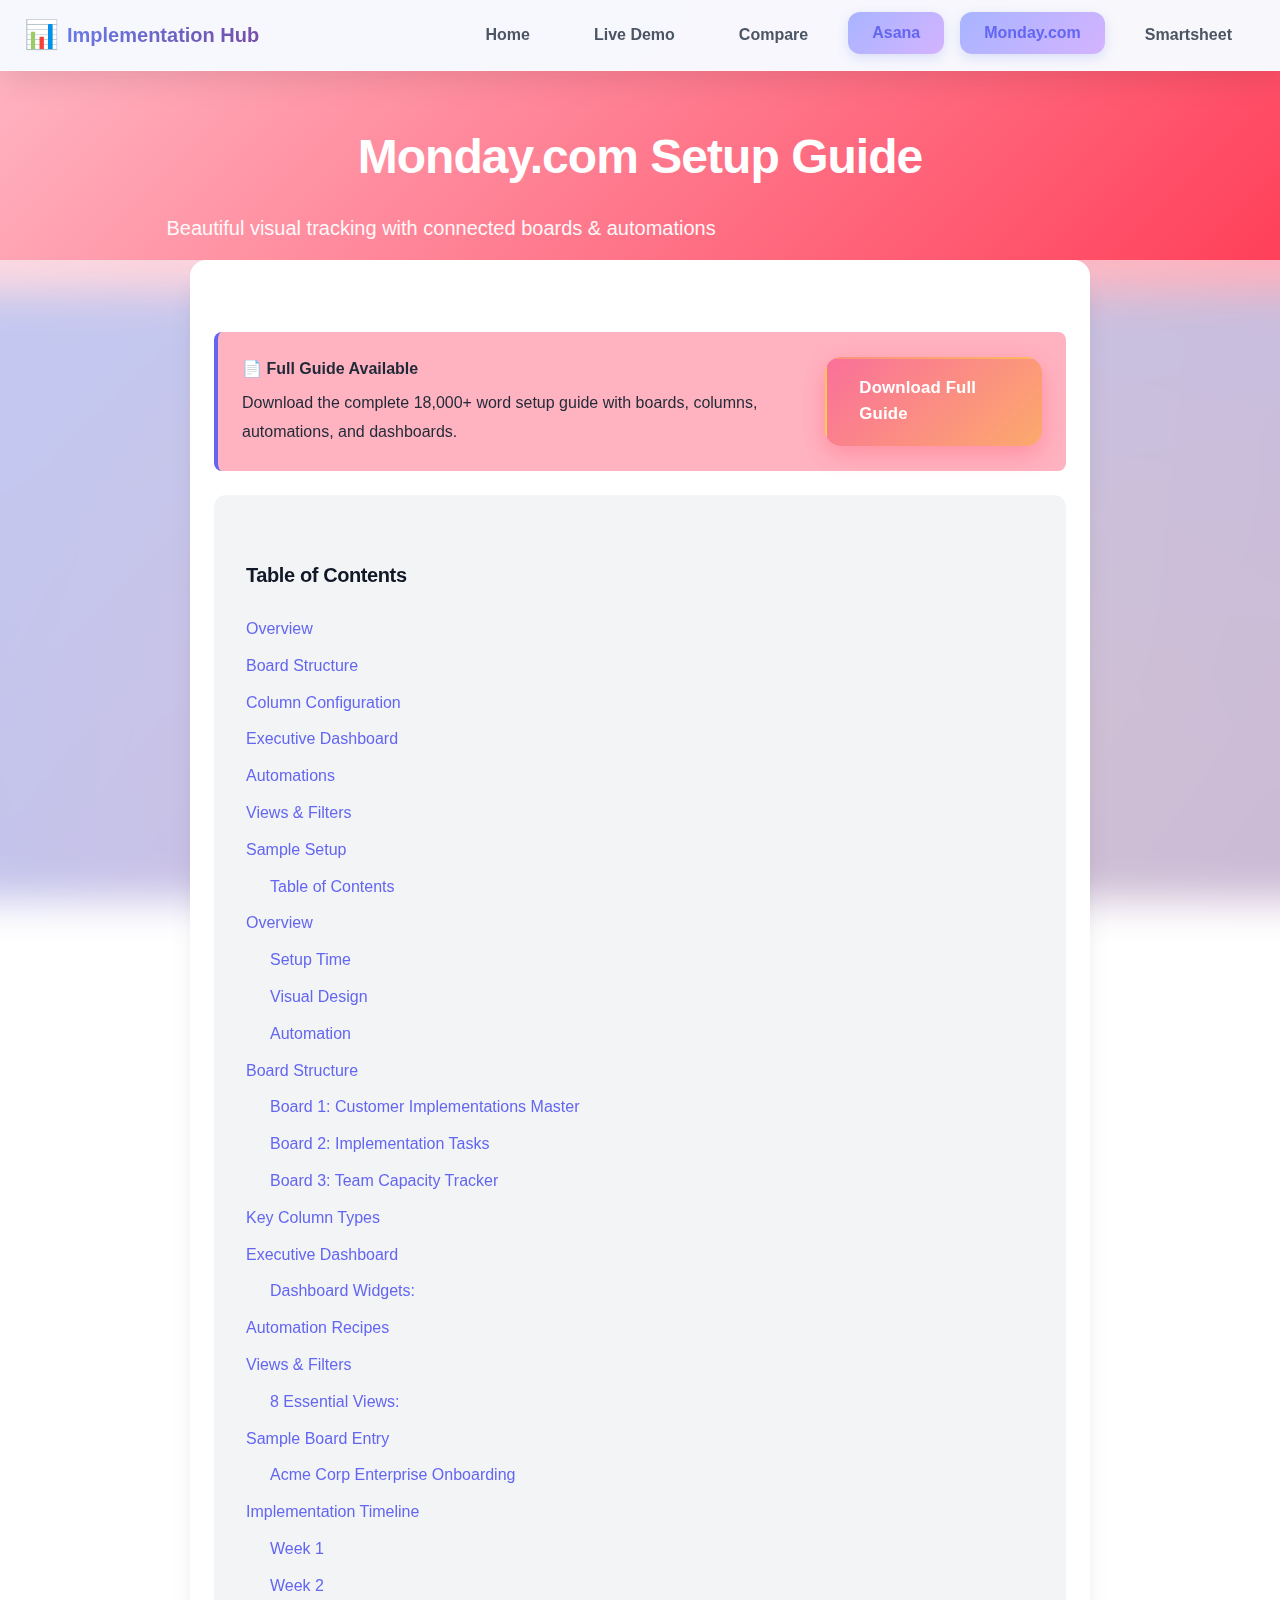
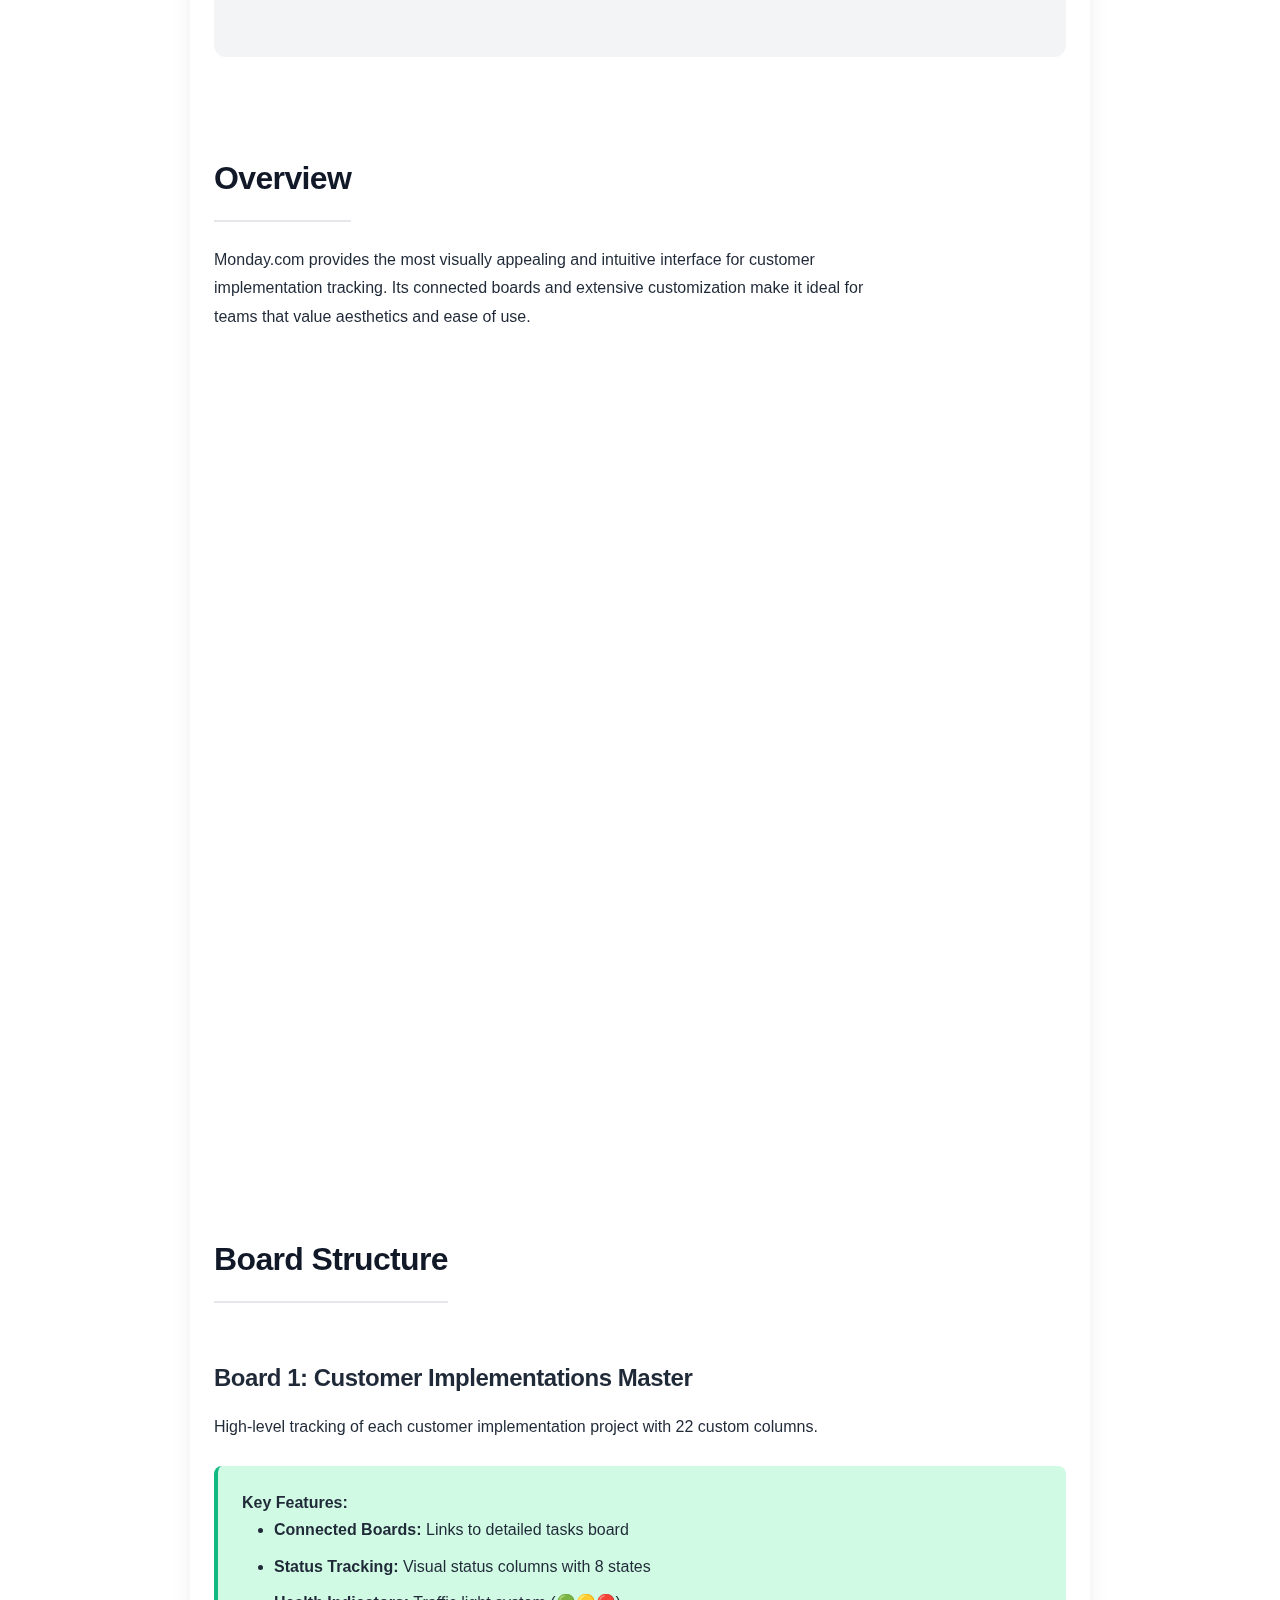
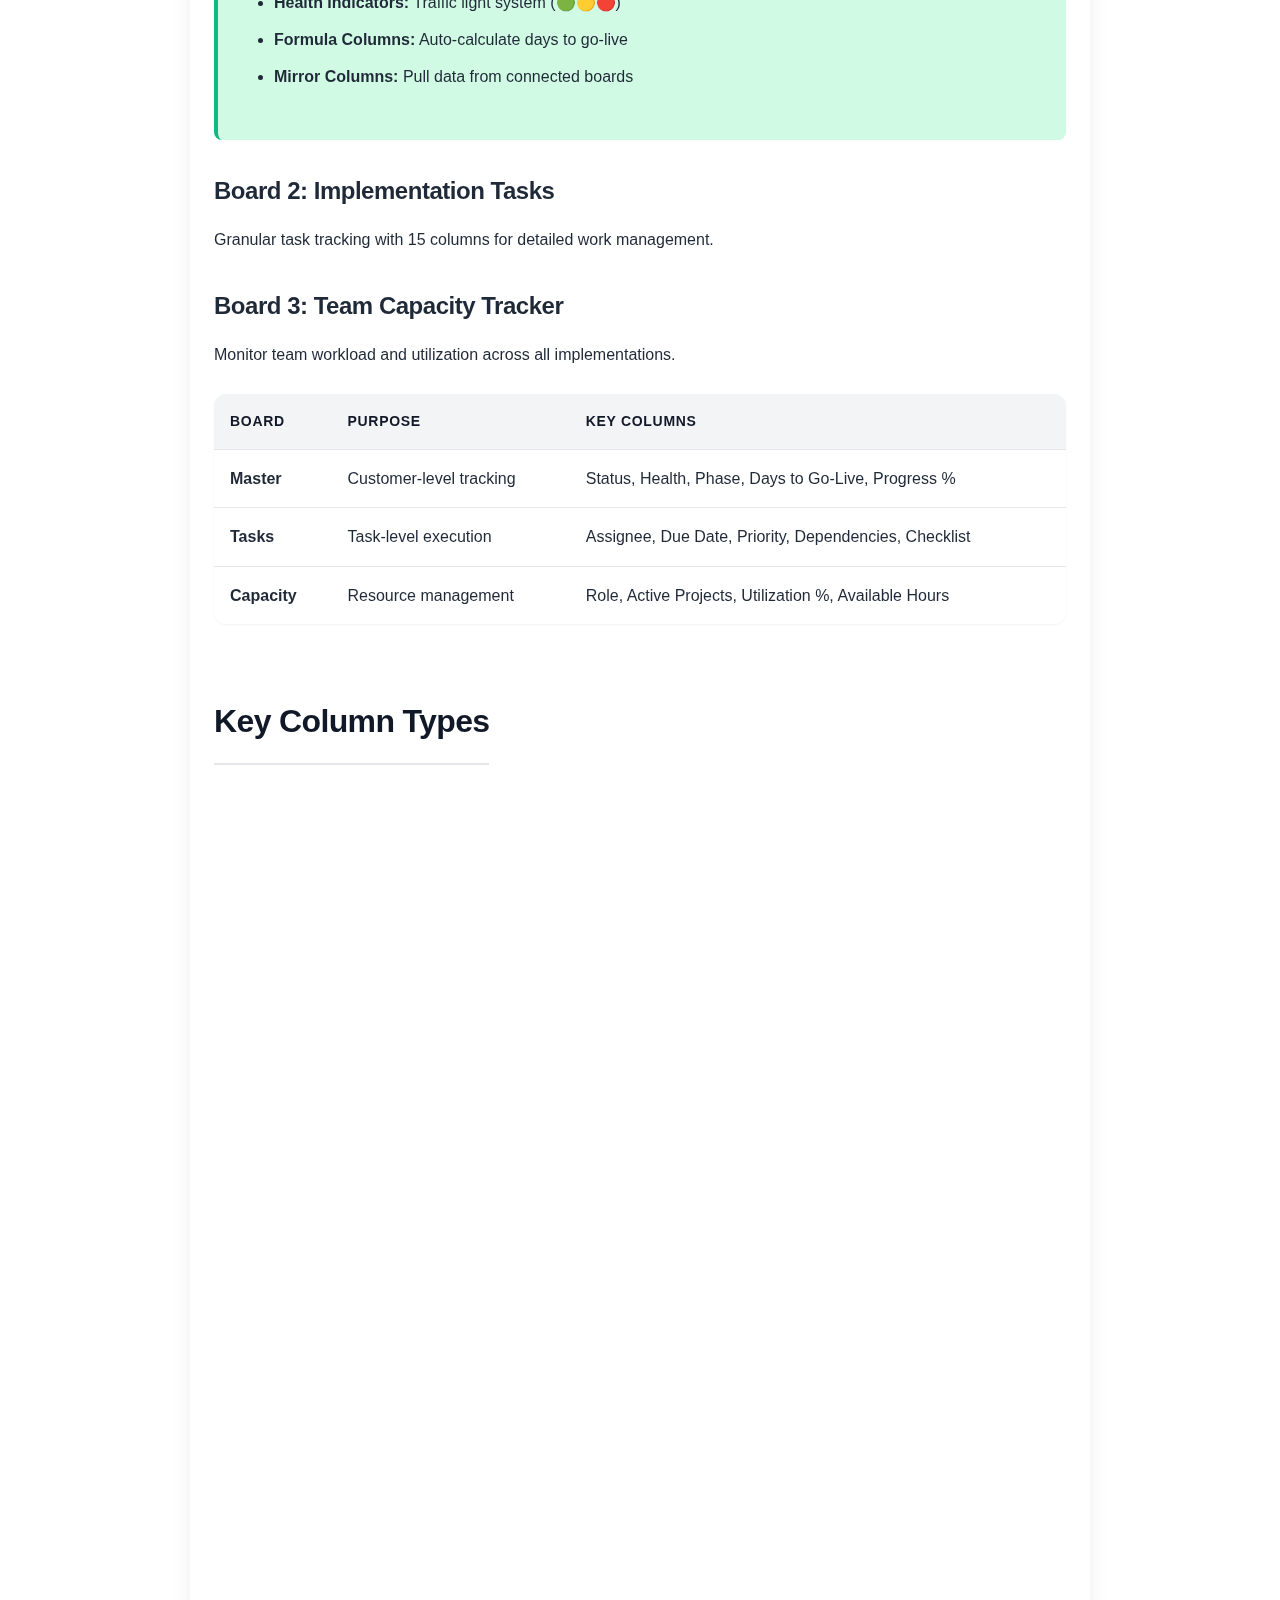
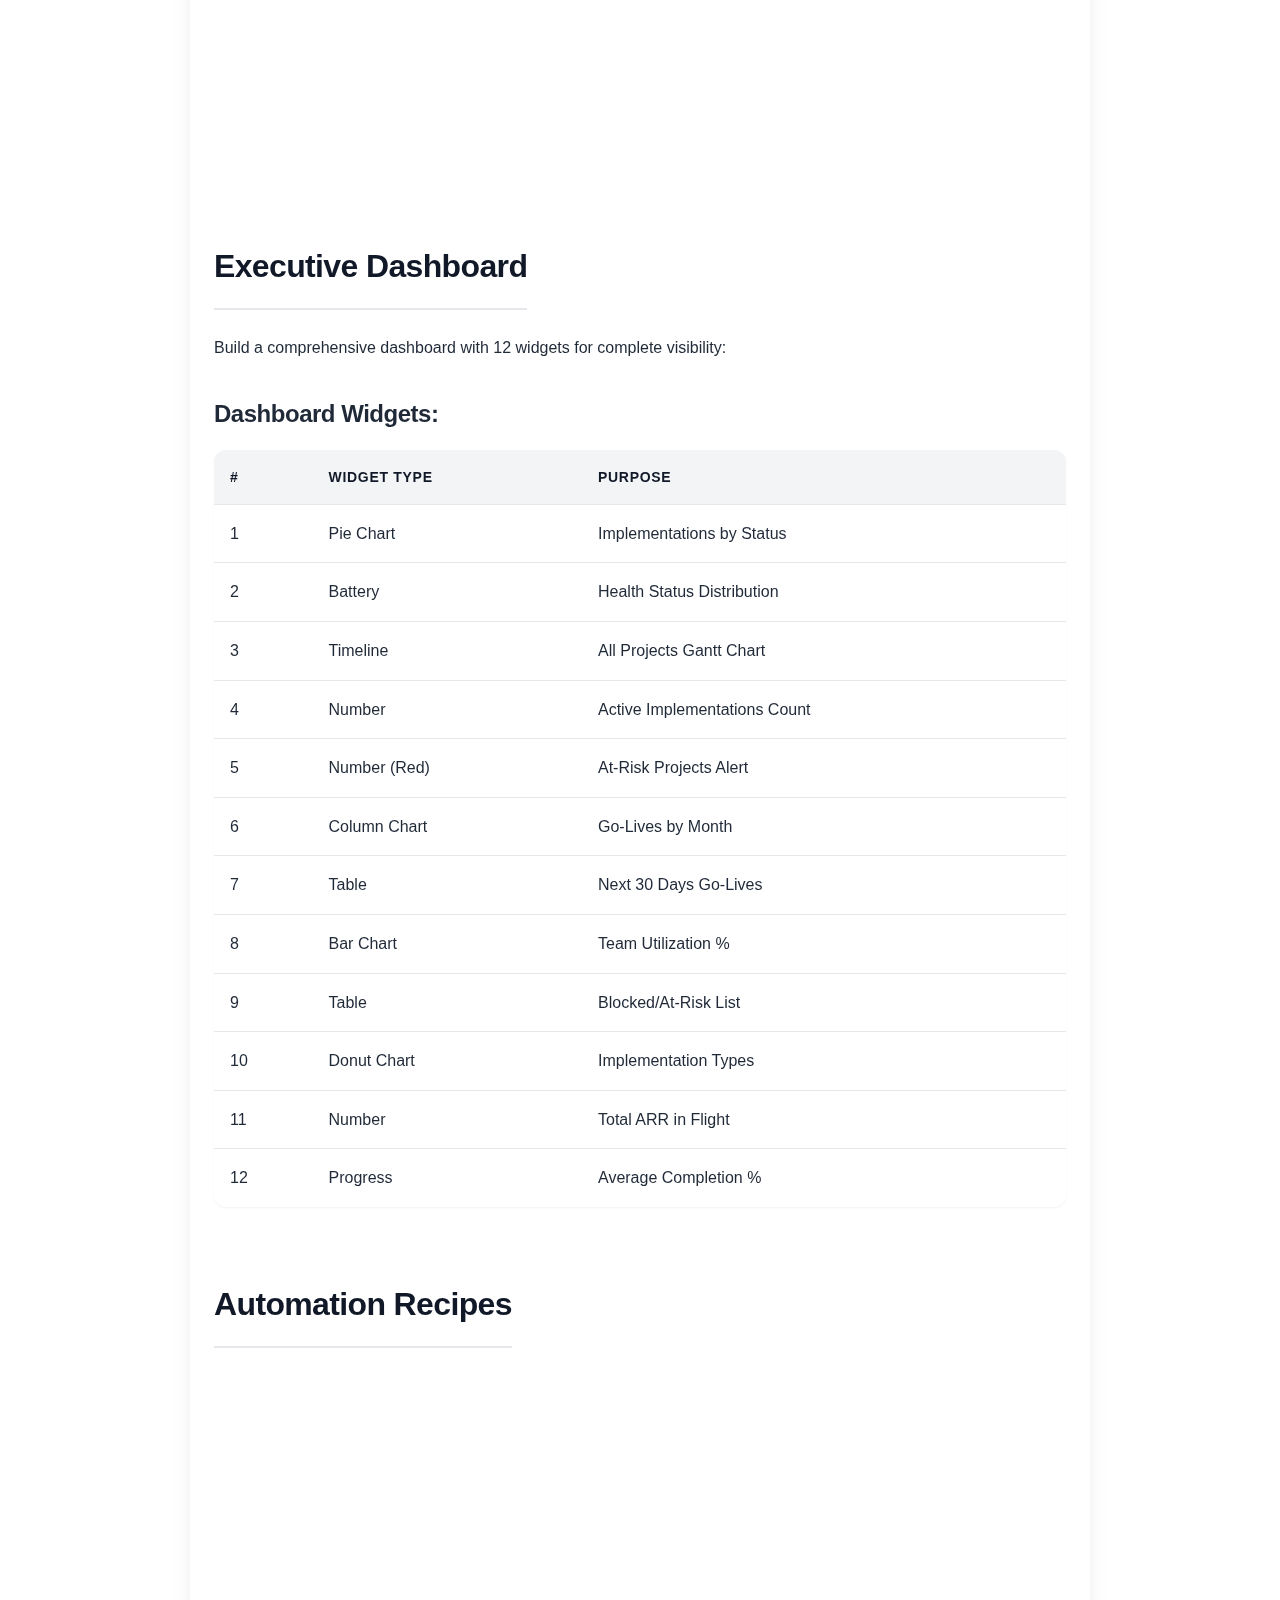
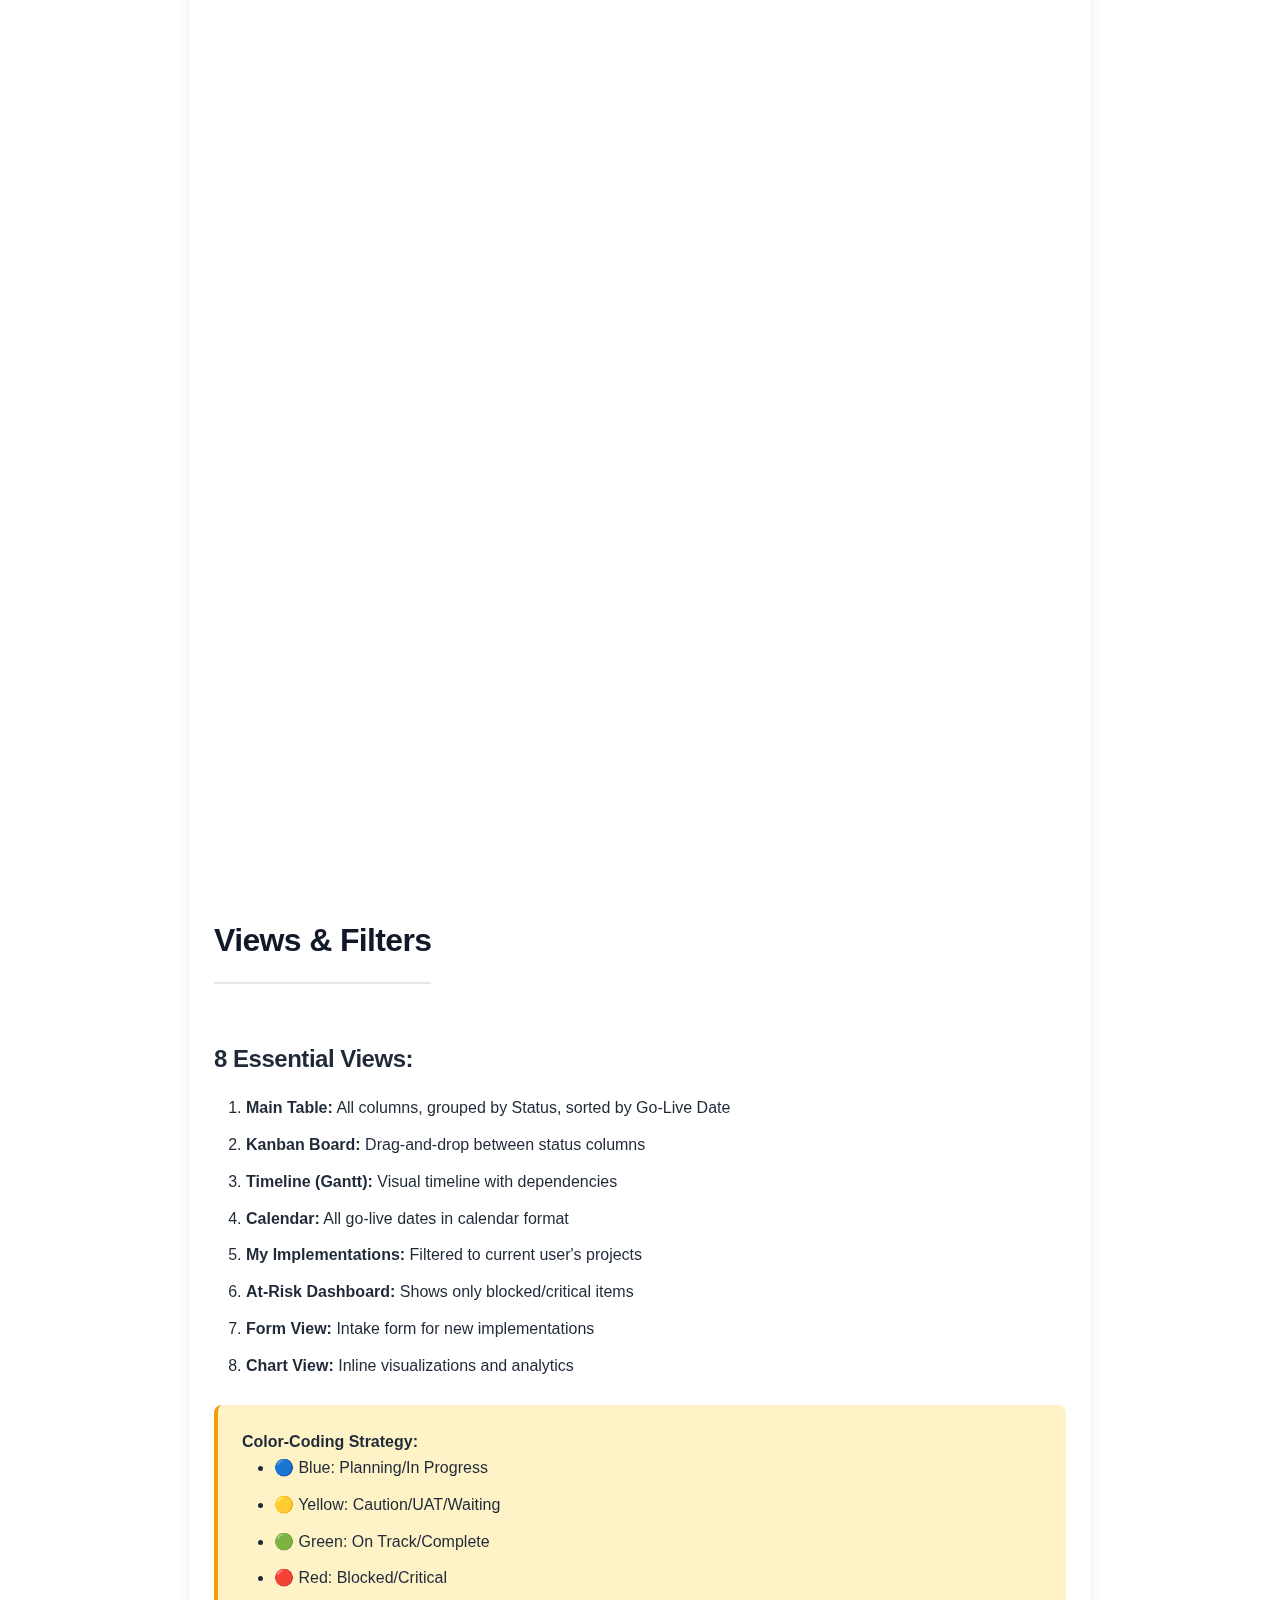
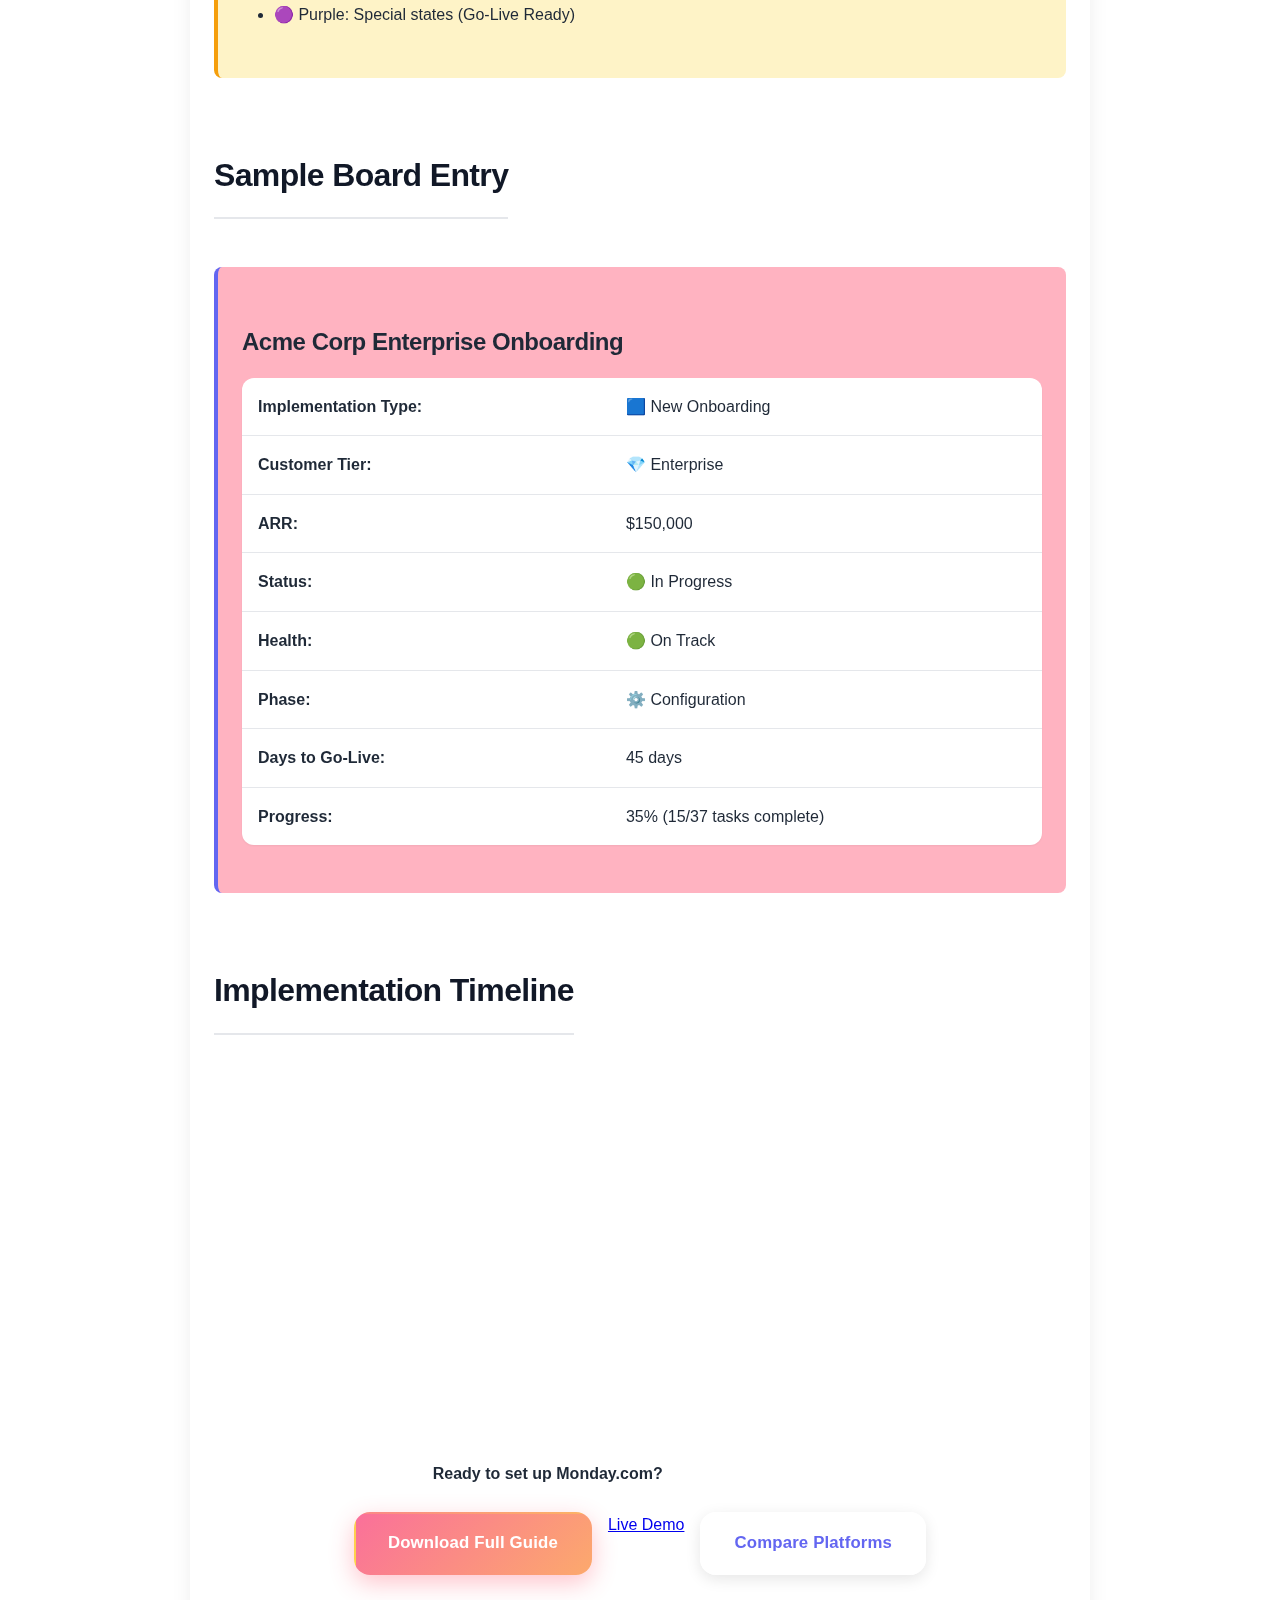
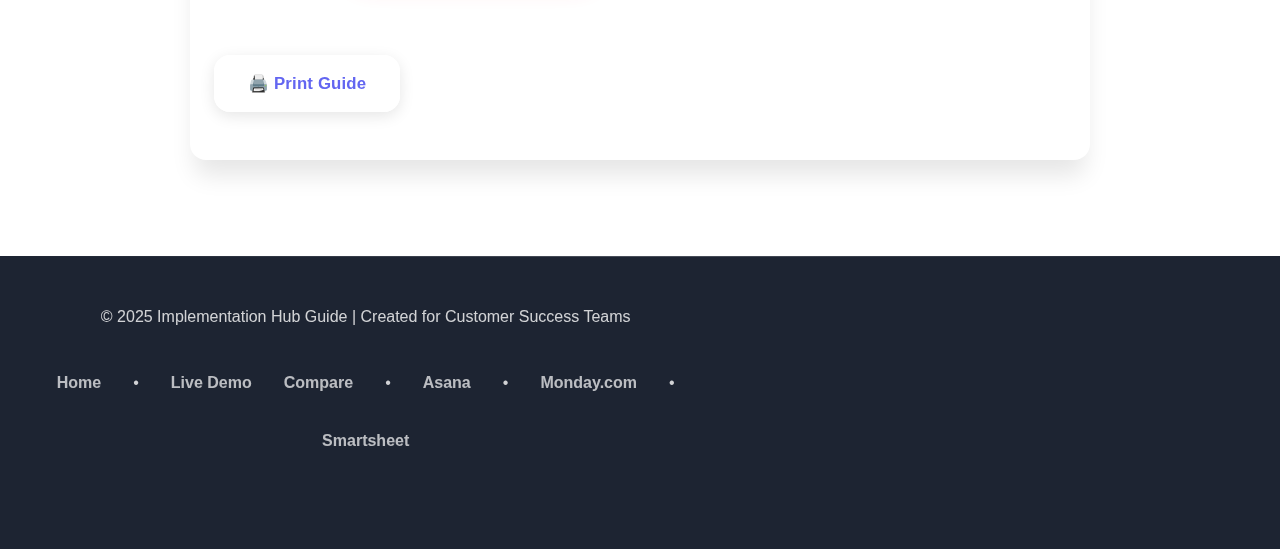
<file: asana.html>
<!DOCTYPE html>
<html lang="en">
<head>
    <meta charset="UTF-8">
    <meta name="viewport" content="width=device-width, initial-scale=1.0">
    <title>Monday.com Setup Guide - Customer Implementation Tracking</title>
    <link rel="stylesheet" href="styles.css">
</head>
<body>
    <nav class="navbar">
        <div class="nav-container">
            <div class="nav-brand">
                <span class="logo">📊</span>
                <span class="brand-text">Implementation Hub</span>
            </div>
            <div class="nav-links">
                <a href="index.html">Home</a>
                <a href="demo.html">Live Demo</a>
                <a href="comparison.html">Compare</a>
                <a href="asana.html">Asana</a>
                <a href="monday.html" class="active">Monday.com</a>
                <a href="smartsheet.html">Smartsheet</a>
            </div>
        </div>
    </nav>

    <header class="guide-header monday">
        <h1 class="guide-title">Monday.com Setup Guide</h1>
        <p class="guide-subtitle">Beautiful visual tracking with connected boards & automations</p>
    </header>

    <main class="container">
        <div class="guide-content">
            <div class="info-box" style="display: flex; justify-content: space-between; align-items: center; background: var(--monday-secondary);">
                <div>
                    <strong>📄 Full Guide Available</strong>
                    <p style="margin: 0.5rem 0 0 0;">Download the complete 18,000+ word setup guide with boards, columns, automations, and dashboards.</p>
                </div>
                <a href="../monday_setup_guide.md" download class="btn monday-btn">Download Full Guide</a>
            </div>

            <div class="toc">
                <h3>Table of Contents</h3>
                <ul>
                    <li><a href="#overview">Overview</a></li>
                    <li><a href="#boards">Board Structure</a></li>
                    <li><a href="#columns">Column Configuration</a></li>
                    <li><a href="#dashboard">Executive Dashboard</a></li>
                    <li><a href="#automations">Automations</a></li>
                    <li><a href="#views">Views & Filters</a></li>
                    <li><a href="#example">Sample Setup</a></li>
                </ul>
            </div>

            <section id="overview">
                <h2>Overview</h2>
                <p>Monday.com provides the most visually appealing and intuitive interface for customer implementation tracking. Its connected boards and extensive customization make it ideal for teams that value aesthetics and ease of use.</p>
                
                <div class="cards">
                    <div class="card">
                        <div class="card-icon">⏱️</div>
                        <h3>Setup Time</h3>
                        <p>1-2 weeks including training and data migration</p>
                    </div>
                    <div class="card">
                        <div class="card-icon">🎨</div>
                        <h3>Visual Design</h3>
                        <p>Most beautiful interface with drag-and-drop ease</p>
                    </div>
                    <div class="card">
                        <div class="card-icon">🤖</div>
                        <h3>Automation</h3>
                        <p>10+ recipes included for workflow efficiency</p>
                    </div>
                </div>
            </section>

            <section id="boards">
                <h2>Board Structure</h2>
                
                <h3>Board 1: Customer Implementations Master</h3>
                <p>High-level tracking of each customer implementation project with 22 custom columns.</p>
                
                <div class="success-box">
                    <strong>Key Features:</strong>
                    <ul>
                        <li><strong>Connected Boards:</strong> Links to detailed tasks board</li>
                        <li><strong>Status Tracking:</strong> Visual status columns with 8 states</li>
                        <li><strong>Health Indicators:</strong> Traffic light system (🟢🟡🔴)</li>
                        <li><strong>Formula Columns:</strong> Auto-calculate days to go-live</li>
                        <li><strong>Mirror Columns:</strong> Pull data from connected boards</li>
                    </ul>
                </div>

                <h3>Board 2: Implementation Tasks</h3>
                <p>Granular task tracking with 15 columns for detailed work management.</p>

                <h3>Board 3: Team Capacity Tracker</h3>
                <p>Monitor team workload and utilization across all implementations.</p>

                <table class="comparison-table">
                    <thead>
                        <tr>
                            <th>Board</th>
                            <th>Purpose</th>
                            <th>Key Columns</th>
                        </tr>
                    </thead>
                    <tbody>
                        <tr>
                            <td><strong>Master</strong></td>
                            <td>Customer-level tracking</td>
                            <td>Status, Health, Phase, Days to Go-Live, Progress %</td>
                        </tr>
                        <tr>
                            <td><strong>Tasks</strong></td>
                            <td>Task-level execution</td>
                            <td>Assignee, Due Date, Priority, Dependencies, Checklist</td>
                        </tr>
                        <tr>
                            <td><strong>Capacity</strong></td>
                            <td>Resource management</td>
                            <td>Role, Active Projects, Utilization %, Available Hours</td>
                        </tr>
                    </tbody>
                </table>
            </section>

            <section id="columns">
                <h2>Key Column Types</h2>
                
                <div class="cards">
                    <div class="card">
                        <h4>Status Columns</h4>
                        <p>Custom labels with color-coding:<br>
                        🔵 In Progress, 🟢 Complete, 🟡 UAT, 🔴 Blocked, ⚪ Not Started</p>
                    </div>
                    <div class="card">
                        <h4>People Columns</h4>
                        <p>Assign multiple team members with profile photos for clear ownership</p>
                    </div>
                    <div class="card">
                        <h4>Timeline Columns</h4>
                        <p>Visual date ranges with automatic Gantt chart generation</p>
                    </div>
                    <div class="card">
                        <h4>Formula Columns</h4>
                        <p>Auto-calculate days to go-live, budget status, completion percentages</p>
                    </div>
                    <div class="card">
                        <h4>Connect Boards</h4>
                        <p>Link implementations to tasks, enabling relational data flows</p>
                    </div>
                    <div class="card">
                        <h4>Progress Tracking</h4>
                        <p>Visual progress bars showing completion status at a glance</p>
                    </div>
                </div>
            </section>

            <section id="dashboard">
                <h2>Executive Dashboard</h2>
                <p>Build a comprehensive dashboard with 12 widgets for complete visibility:</p>
                
                <h3>Dashboard Widgets:</h3>
                <table class="comparison-table">
                    <thead>
                        <tr>
                            <th>#</th>
                            <th>Widget Type</th>
                            <th>Purpose</th>
                        </tr>
                    </thead>
                    <tbody>
                        <tr>
                            <td>1</td>
                            <td>Pie Chart</td>
                            <td>Implementations by Status</td>
                        </tr>
                        <tr>
                            <td>2</td>
                            <td>Battery</td>
                            <td>Health Status Distribution</td>
                        </tr>
                        <tr>
                            <td>3</td>
                            <td>Timeline</td>
                            <td>All Projects Gantt Chart</td>
                        </tr>
                        <tr>
                            <td>4</td>
                            <td>Number</td>
                            <td>Active Implementations Count</td>
                        </tr>
                        <tr>
                            <td>5</td>
                            <td>Number (Red)</td>
                            <td>At-Risk Projects Alert</td>
                        </tr>
                        <tr>
                            <td>6</td>
                            <td>Column Chart</td>
                            <td>Go-Lives by Month</td>
                        </tr>
                        <tr>
                            <td>7</td>
                            <td>Table</td>
                            <td>Next 30 Days Go-Lives</td>
                        </tr>
                        <tr>
                            <td>8</td>
                            <td>Bar Chart</td>
                            <td>Team Utilization %</td>
                        </tr>
                        <tr>
                            <td>9</td>
                            <td>Table</td>
                            <td>Blocked/At-Risk List</td>
                        </tr>
                        <tr>
                            <td>10</td>
                            <td>Donut Chart</td>
                            <td>Implementation Types</td>
                        </tr>
                        <tr>
                            <td>11</td>
                            <td>Number</td>
                            <td>Total ARR in Flight</td>
                        </tr>
                        <tr>
                            <td>12</td>
                            <td>Progress</td>
                            <td>Average Completion %</td>
                        </tr>
                    </tbody>
                </table>
            </section>

            <section id="automations">
                <h2>Automation Recipes</h2>
                
                <div class="cards">
                    <div class="card">
                        <h4>1. Task Completion</h4>
                        <p><strong>When:</strong> Status → Complete<br>
                        <strong>Then:</strong> Notify Implementation Manager</p>
                    </div>
                    <div class="card">
                        <h4>2. Overdue Alert</h4>
                        <p><strong>When:</strong> Due Date arrives + Status ≠ Complete<br>
                        <strong>Then:</strong> Change Status to Blocked, Priority to Critical, Notify team</p>
                    </div>
                    <div class="card">
                        <h4>3. Health Alert</h4>
                        <p><strong>When:</strong> Health → At Risk/Critical<br>
                        <strong>Then:</strong> Notify managers, Create escalation, Send Slack alert</p>
                    </div>
                    <div class="card">
                        <h4>4. Go-Live Warning</h4>
                        <p><strong>When:</strong> Days to Go-Live = 7<br>
                        <strong>Then:</strong> Notify team, Create pre-flight task, Post update</p>
                    </div>
                    <div class="card">
                        <h4>5. New Implementation</h4>
                        <p><strong>When:</strong> New item created<br>
                        <strong>Then:</strong> Create tasks, Assign manager, Send welcome email</p>
                    </div>
                    <div class="card">
                        <h4>6. Weekly Reminder</h4>
                        <p><strong>When:</strong> Every Monday 9am<br>
                        <strong>Then:</strong> Request status updates from all managers</p>
                    </div>
                </div>
            </section>

            <section id="views">
                <h2>Views & Filters</h2>
                
                <h3>8 Essential Views:</h3>
                <ol>
                    <li><strong>Main Table:</strong> All columns, grouped by Status, sorted by Go-Live Date</li>
                    <li><strong>Kanban Board:</strong> Drag-and-drop between status columns</li>
                    <li><strong>Timeline (Gantt):</strong> Visual timeline with dependencies</li>
                    <li><strong>Calendar:</strong> All go-live dates in calendar format</li>
                    <li><strong>My Implementations:</strong> Filtered to current user's projects</li>
                    <li><strong>At-Risk Dashboard:</strong> Shows only blocked/critical items</li>
                    <li><strong>Form View:</strong> Intake form for new implementations</li>
                    <li><strong>Chart View:</strong> Inline visualizations and analytics</li>
                </ol>

                <div class="warning-box">
                    <strong>Color-Coding Strategy:</strong>
                    <ul>
                        <li>🔵 Blue: Planning/In Progress</li>
                        <li>🟡 Yellow: Caution/UAT/Waiting</li>
                        <li>🟢 Green: On Track/Complete</li>
                        <li>🔴 Red: Blocked/Critical</li>
                        <li>🟣 Purple: Special states (Go-Live Ready)</li>
                    </ul>
                </div>
            </section>

            <section id="example">
                <h2>Sample Board Entry</h2>
                
                <div class="info-box" style="background: var(--monday-secondary);">
                    <h3>Acme Corp Enterprise Onboarding</h3>
                    <table style="width: 100%; margin-top: 1rem;">
                        <tr>
                            <td><strong>Implementation Type:</strong></td>
                            <td>🟦 New Onboarding</td>
                        </tr>
                        <tr>
                            <td><strong>Customer Tier:</strong></td>
                            <td>💎 Enterprise</td>
                        </tr>
                        <tr>
                            <td><strong>ARR:</strong></td>
                            <td>$150,000</td>
                        </tr>
                        <tr>
                            <td><strong>Status:</strong></td>
                            <td>🟢 In Progress</td>
                        </tr>
                        <tr>
                            <td><strong>Health:</strong></td>
                            <td>🟢 On Track</td>
                        </tr>
                        <tr>
                            <td><strong>Phase:</strong></td>
                            <td>⚙️ Configuration</td>
                        </tr>
                        <tr>
                            <td><strong>Days to Go-Live:</strong></td>
                            <td>45 days</td>
                        </tr>
                        <tr>
                            <td><strong>Progress:</strong></td>
                            <td>35% (15/37 tasks complete)</td>
                        </tr>
                    </table>
                </div>
            </section>

            <section>
                <h2>Implementation Timeline</h2>
                
                <div class="cards">
                    <div class="card">
                        <h3>Week 1</h3>
                        <p><strong>Days 1-2:</strong> Create boards and columns<br>
                        <strong>Day 3:</strong> Build dashboard<br>
                        <strong>Days 4-5:</strong> Train team and migrate data</p>
                    </div>
                    <div class="card">
                        <h3>Week 2</h3>
                        <p>Go live with Monday.com, provide ongoing support, and optimize based on team feedback</p>
                    </div>
                </div>

                <div style="text-align: center; margin: 3rem 0;">
                    <p><strong>Ready to set up Monday.com?</strong></p>
                    <div style="display: flex; gap: 1rem; justify-content: center; flex-wrap: wrap;">
                        <a href="../monday_setup_guide.md" download class="btn monday-btn">Download Full Guide</a>
                        <a href="demo.html">Live Demo</a>
                <a href="comparison.html" class="btn btn-secondary">Compare Platforms</a>
                    </div>
                </div>
            </section>
        </div>
    </main>

    <footer class="footer">
        <div class="footer-content">
            <p>© 2025 Implementation Hub Guide | Created for Customer Success Teams</p>
            <p class="footer-links">
                <a href="index.html">Home</a> • 
                <a href="demo.html">Live Demo</a>
                <a href="comparison.html">Compare</a> • 
                <a href="asana.html">Asana</a> • 
                <a href="monday.html">Monday.com</a> • 
                <a href="smartsheet.html">Smartsheet</a>
            </div>
        </div>
    </footer>

    <script src="script.js"></script>
</body>
</html>
</file>
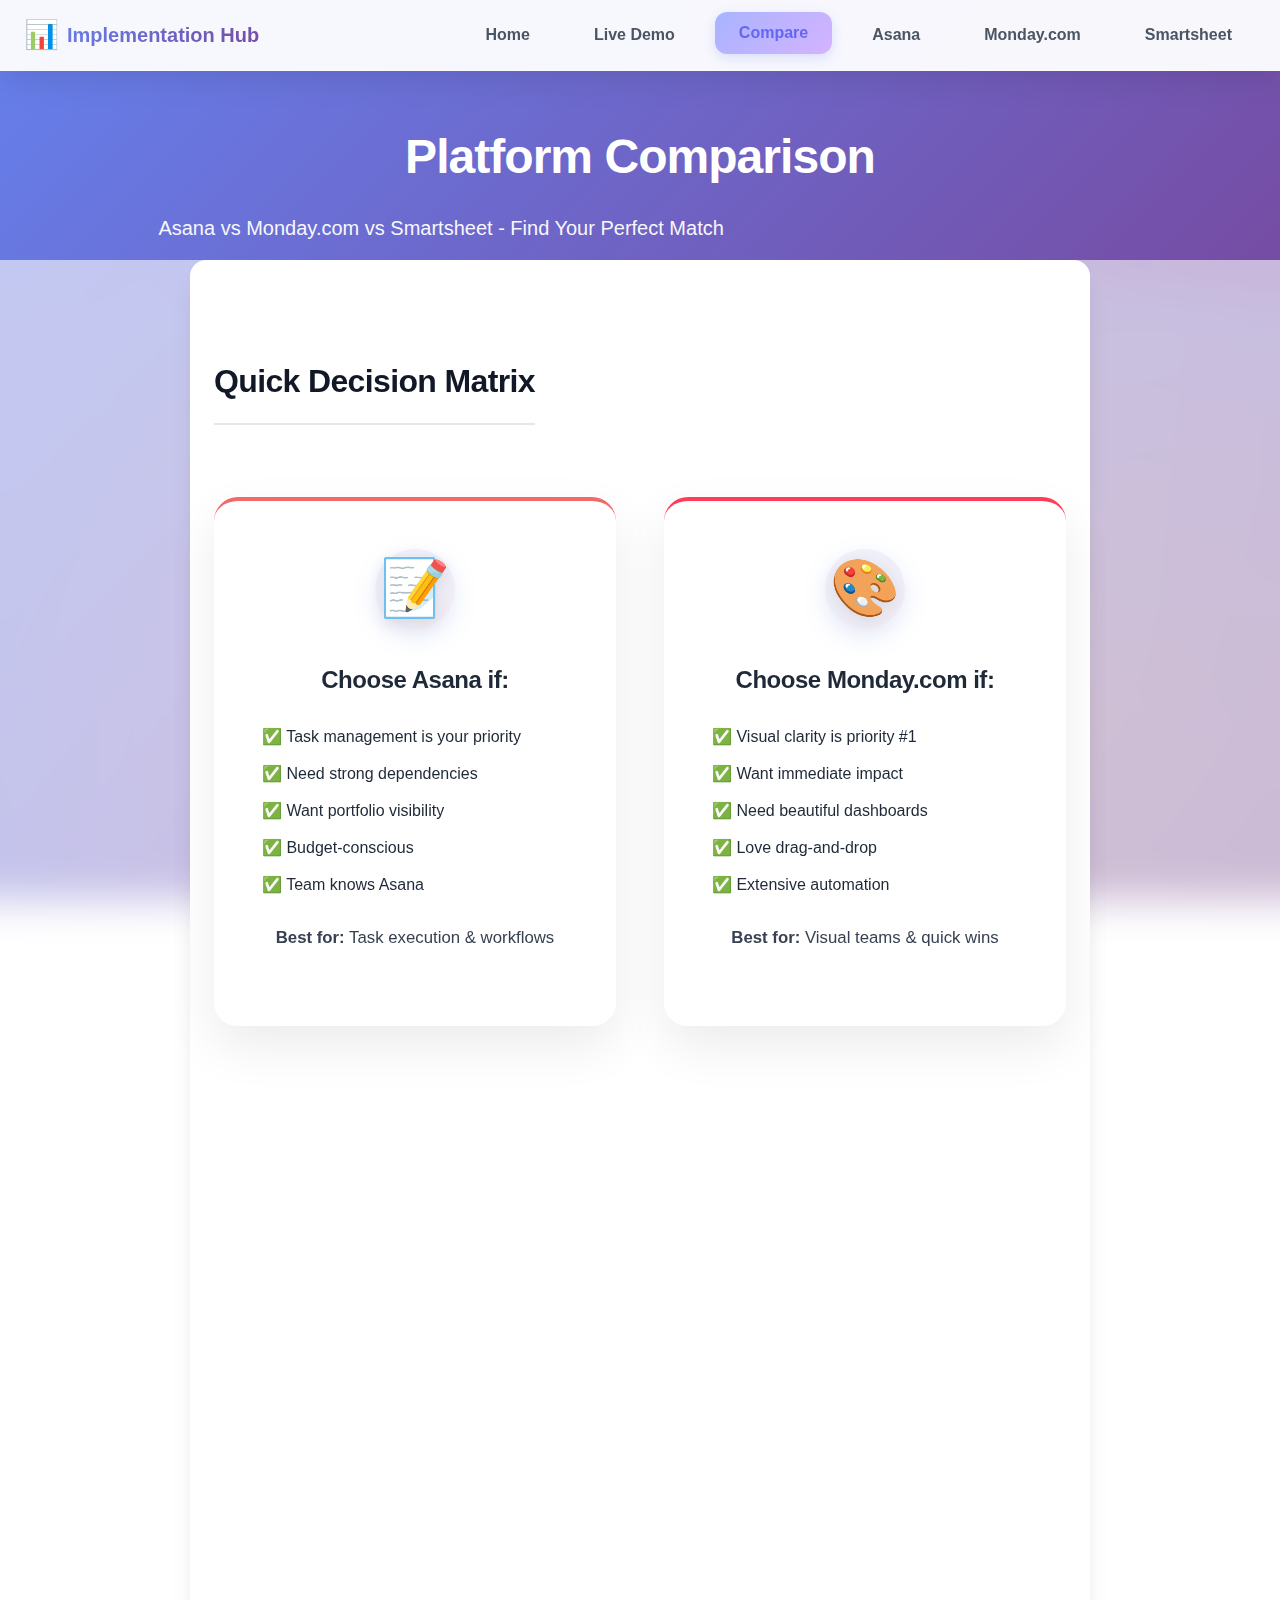
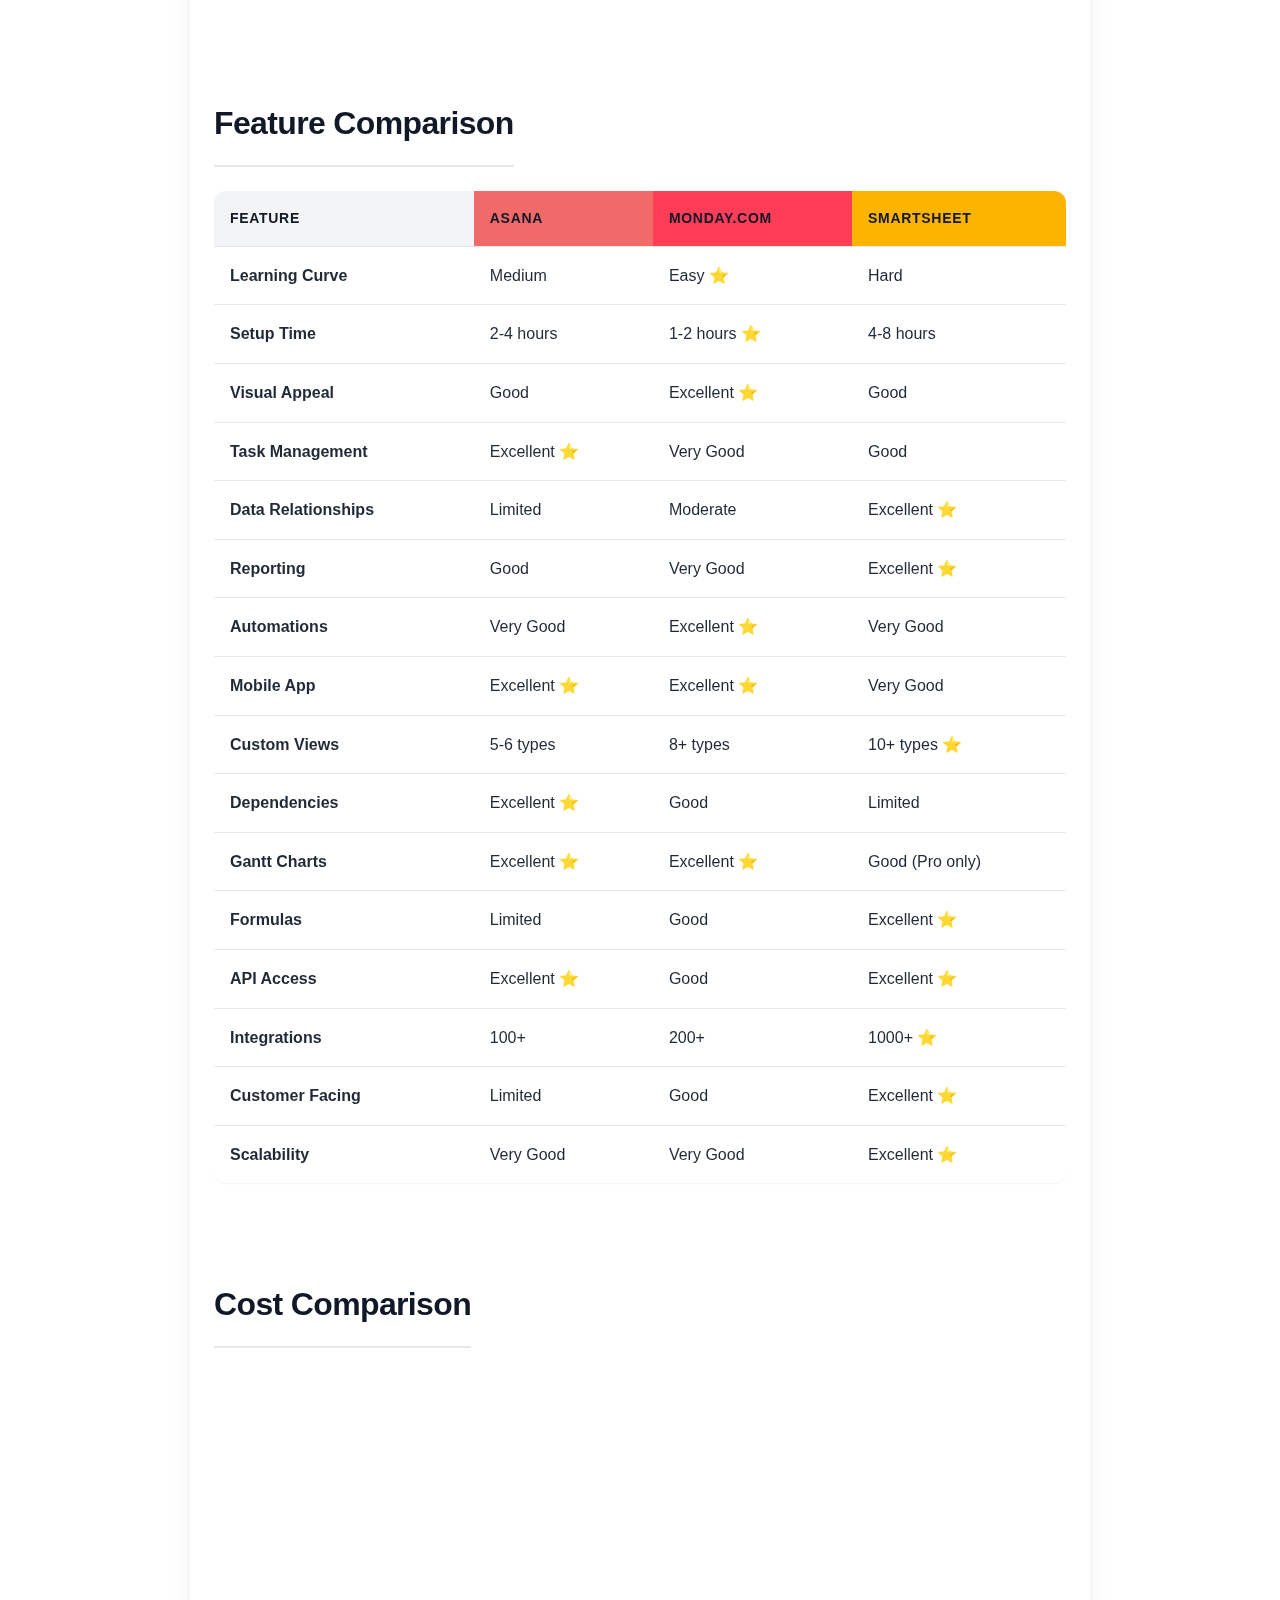
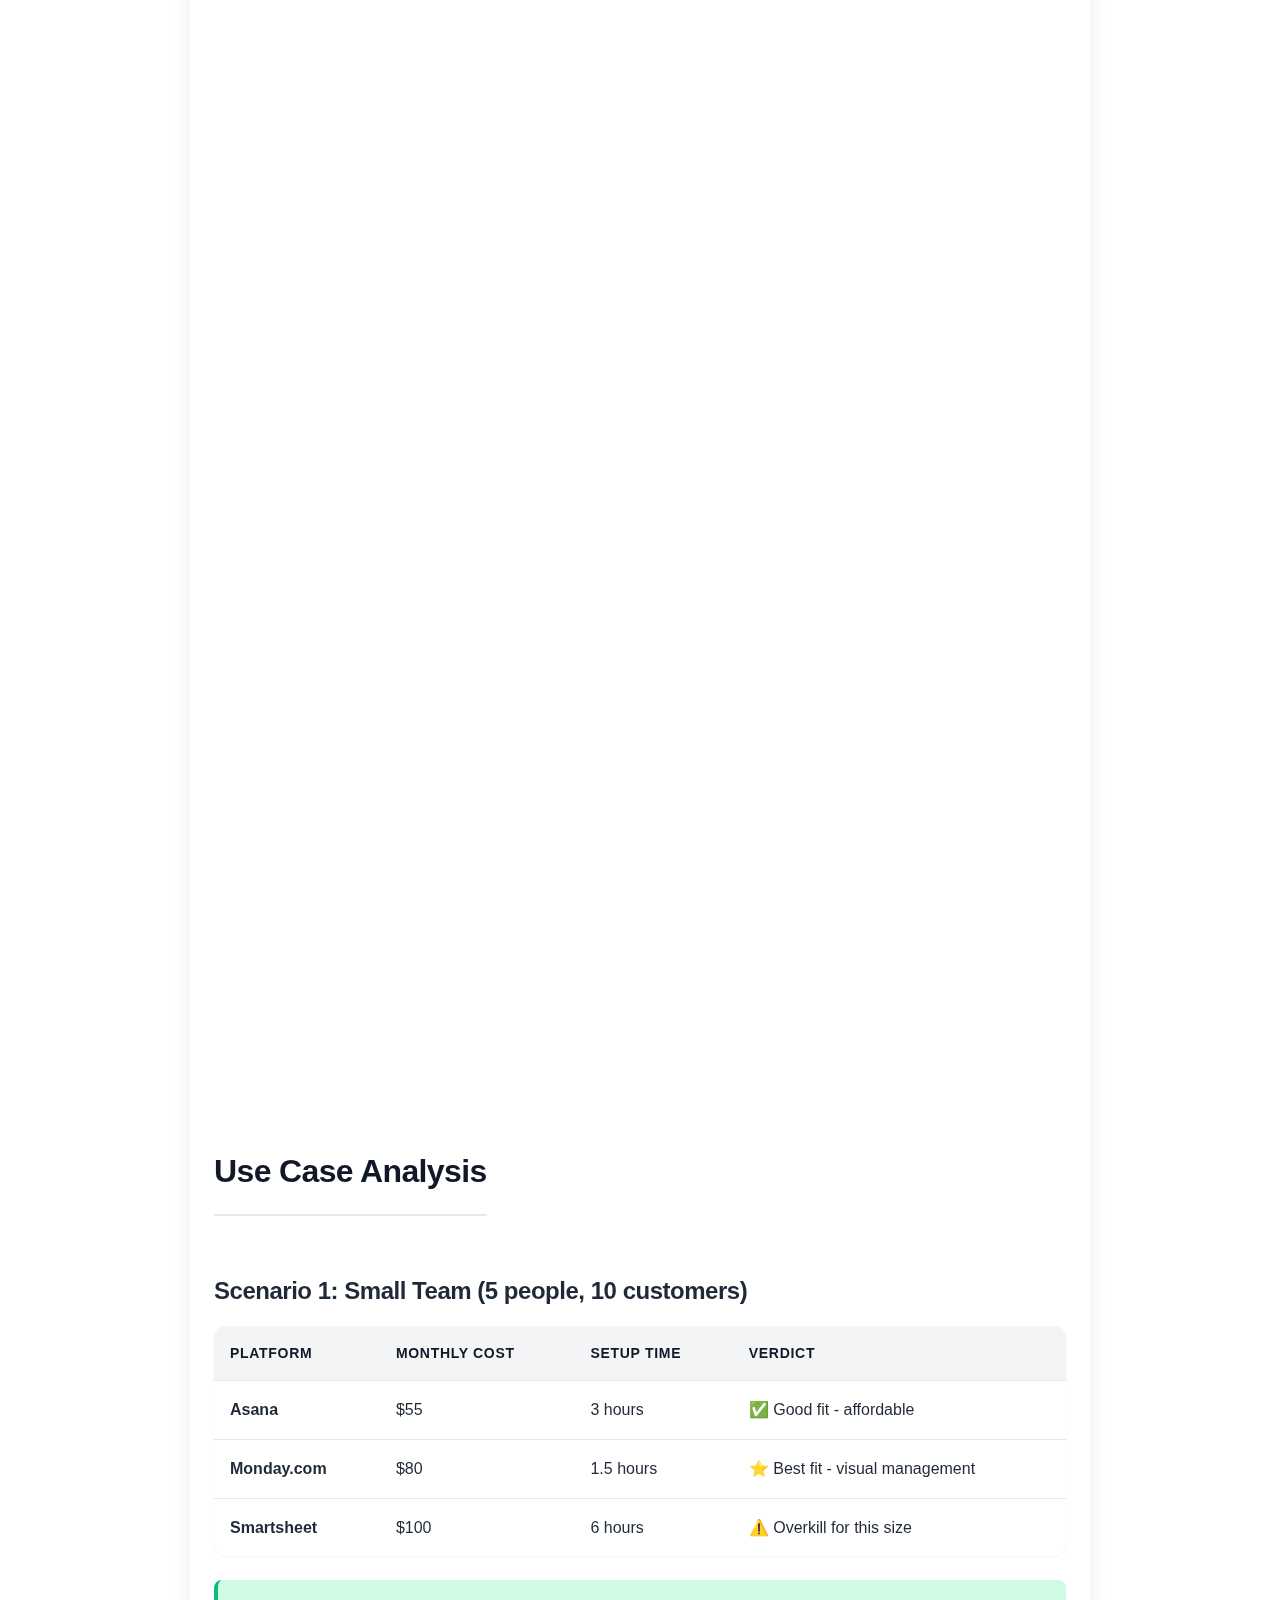
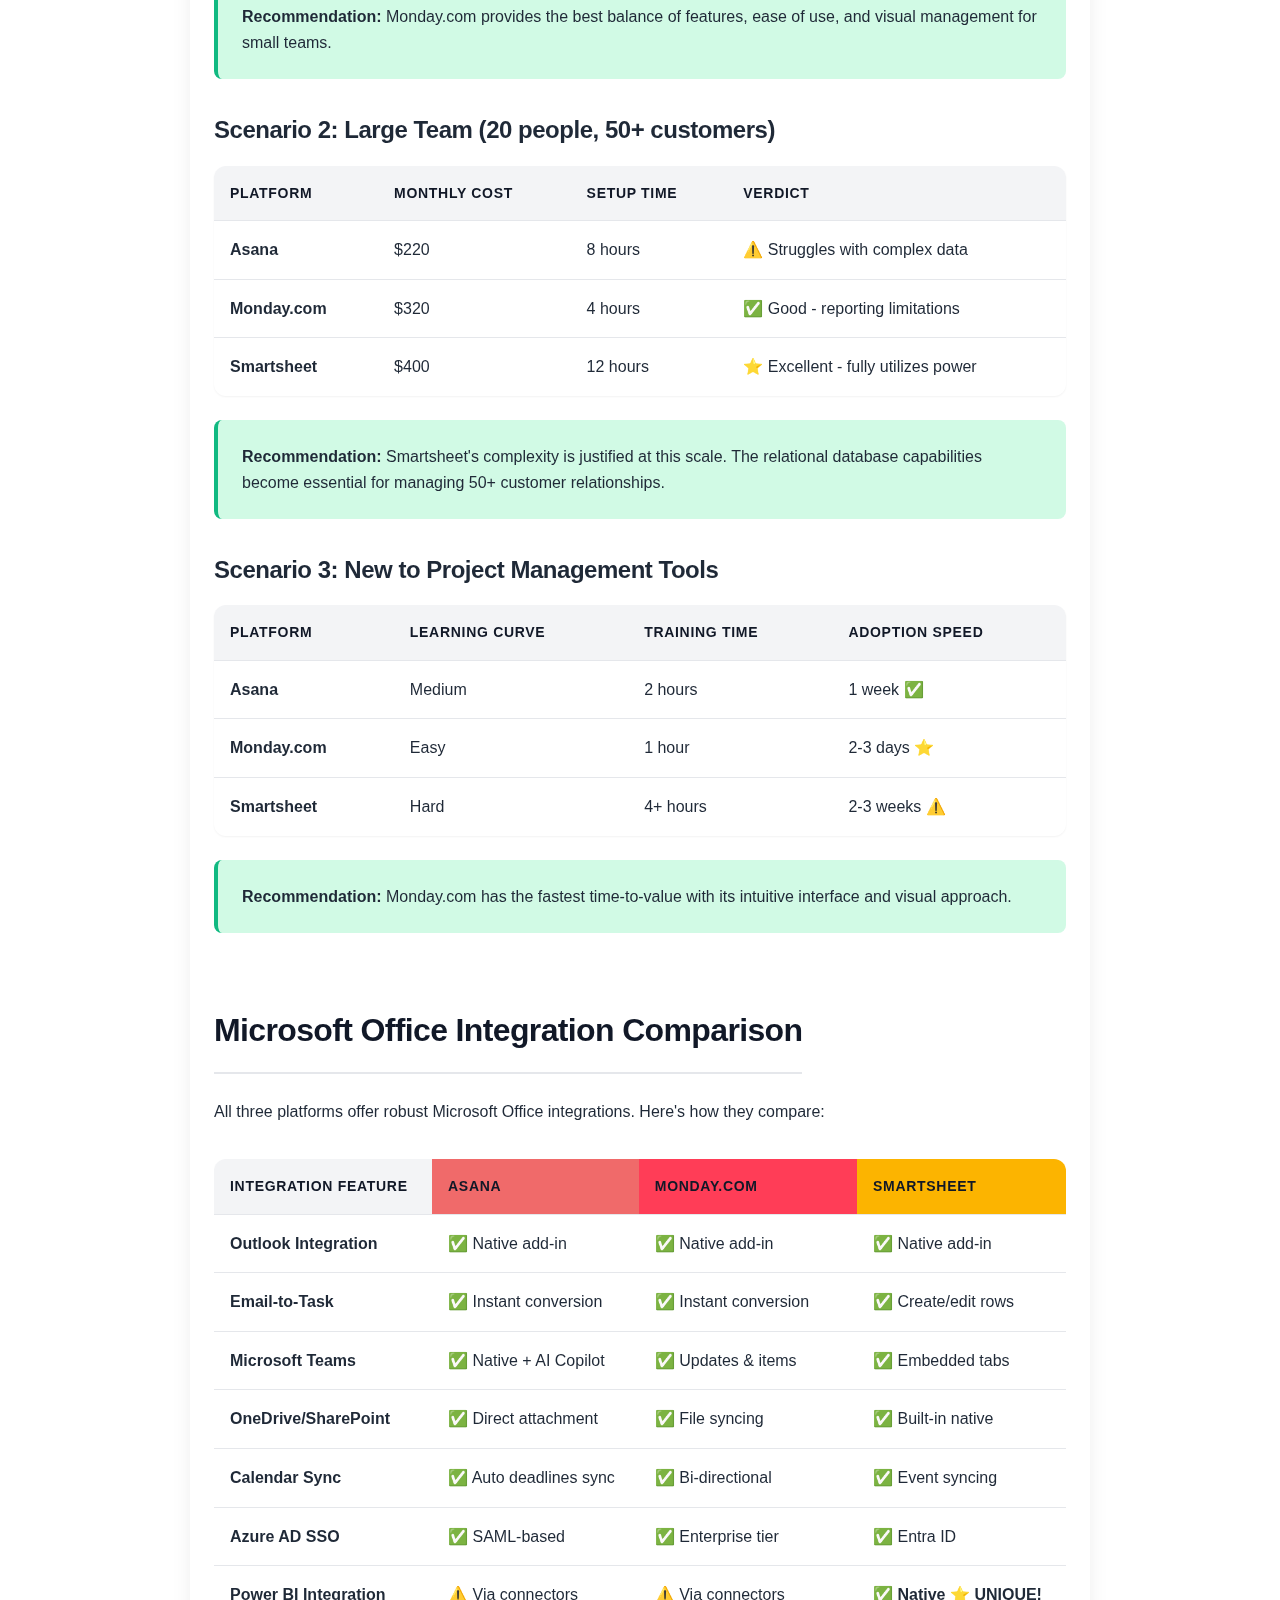
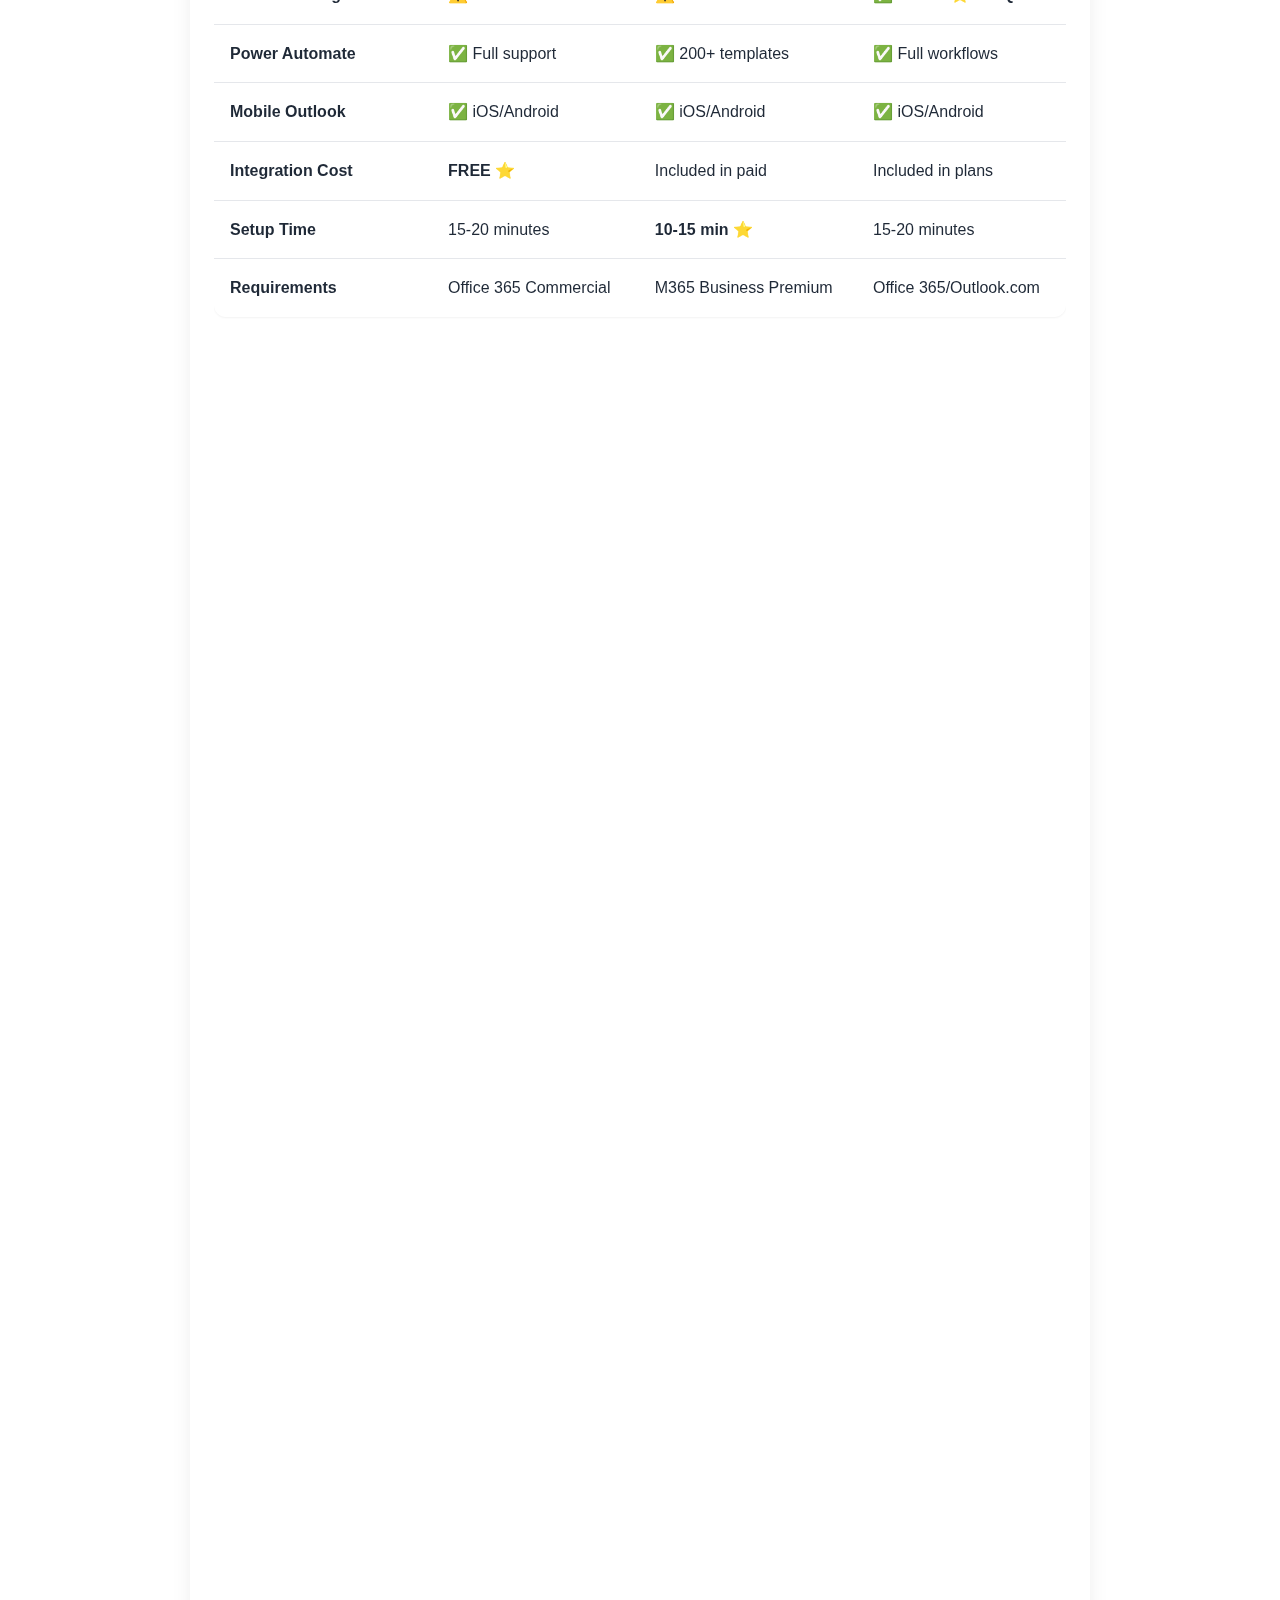
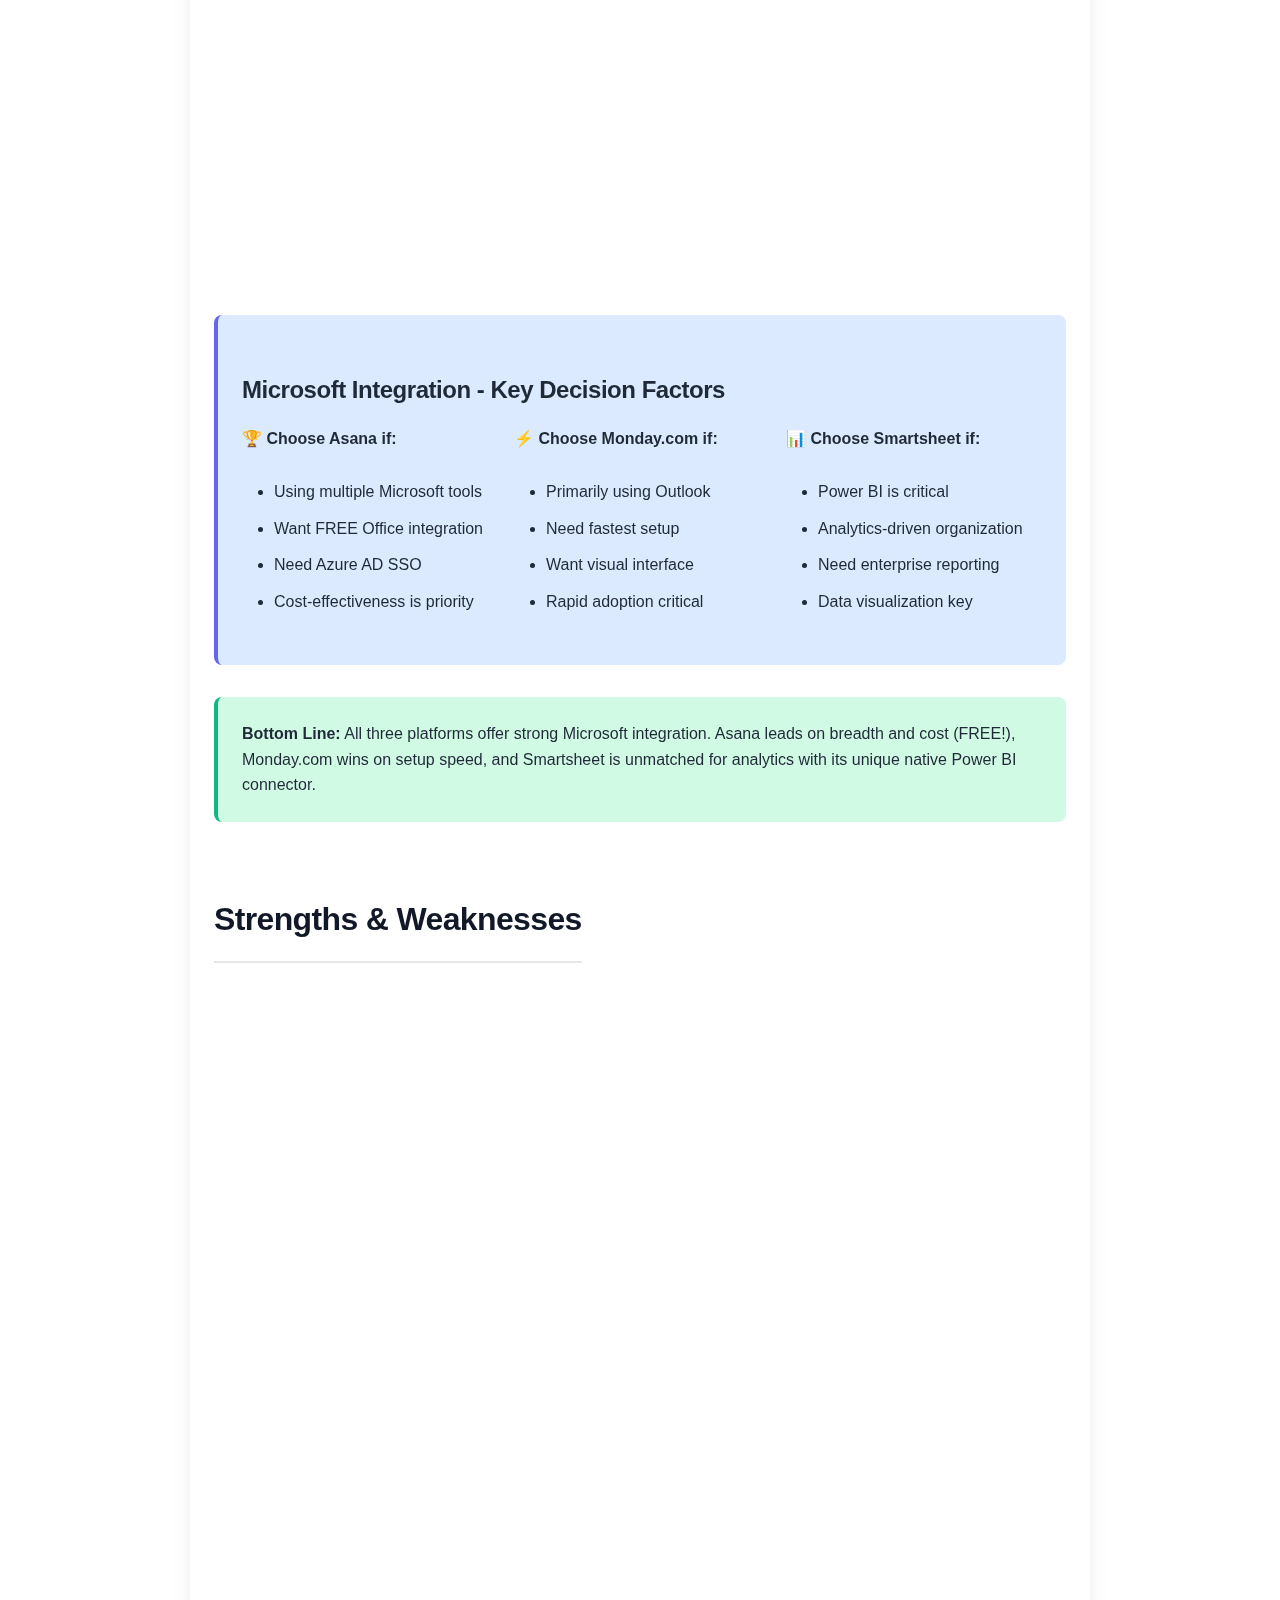
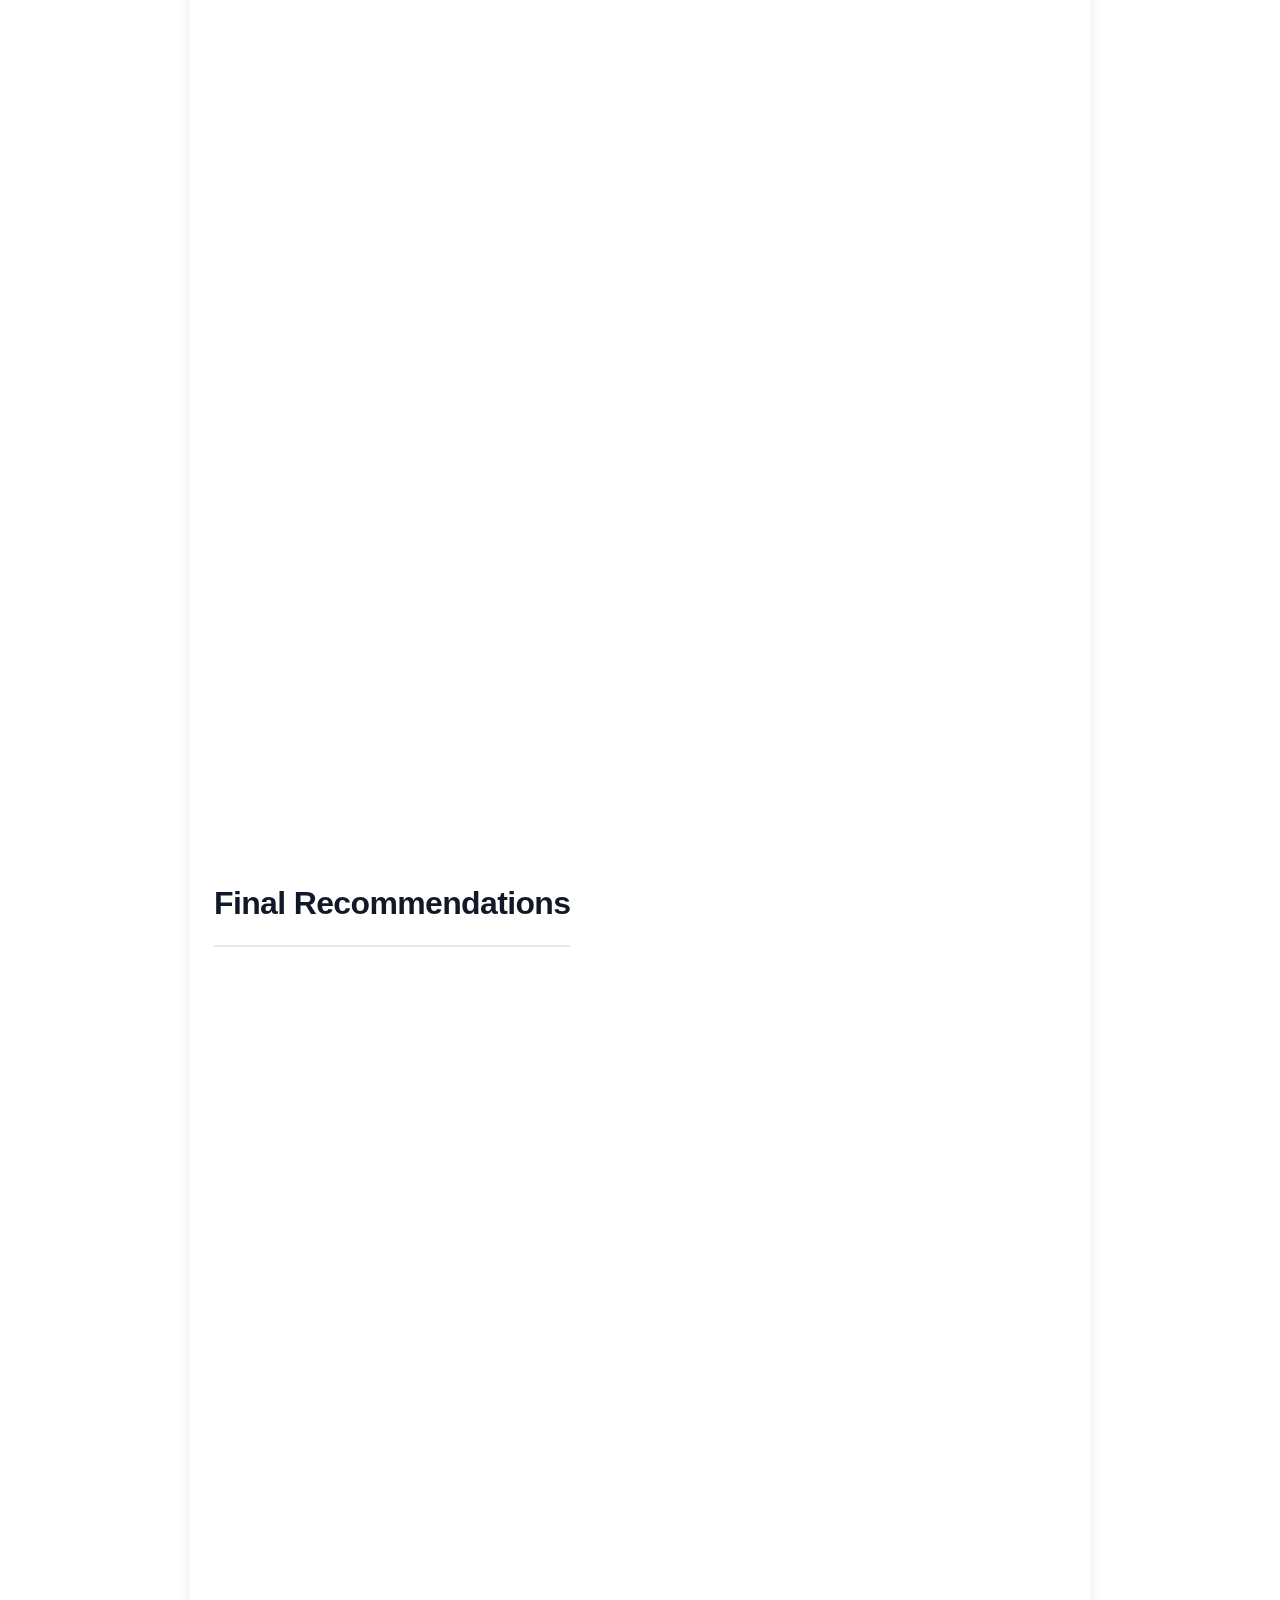
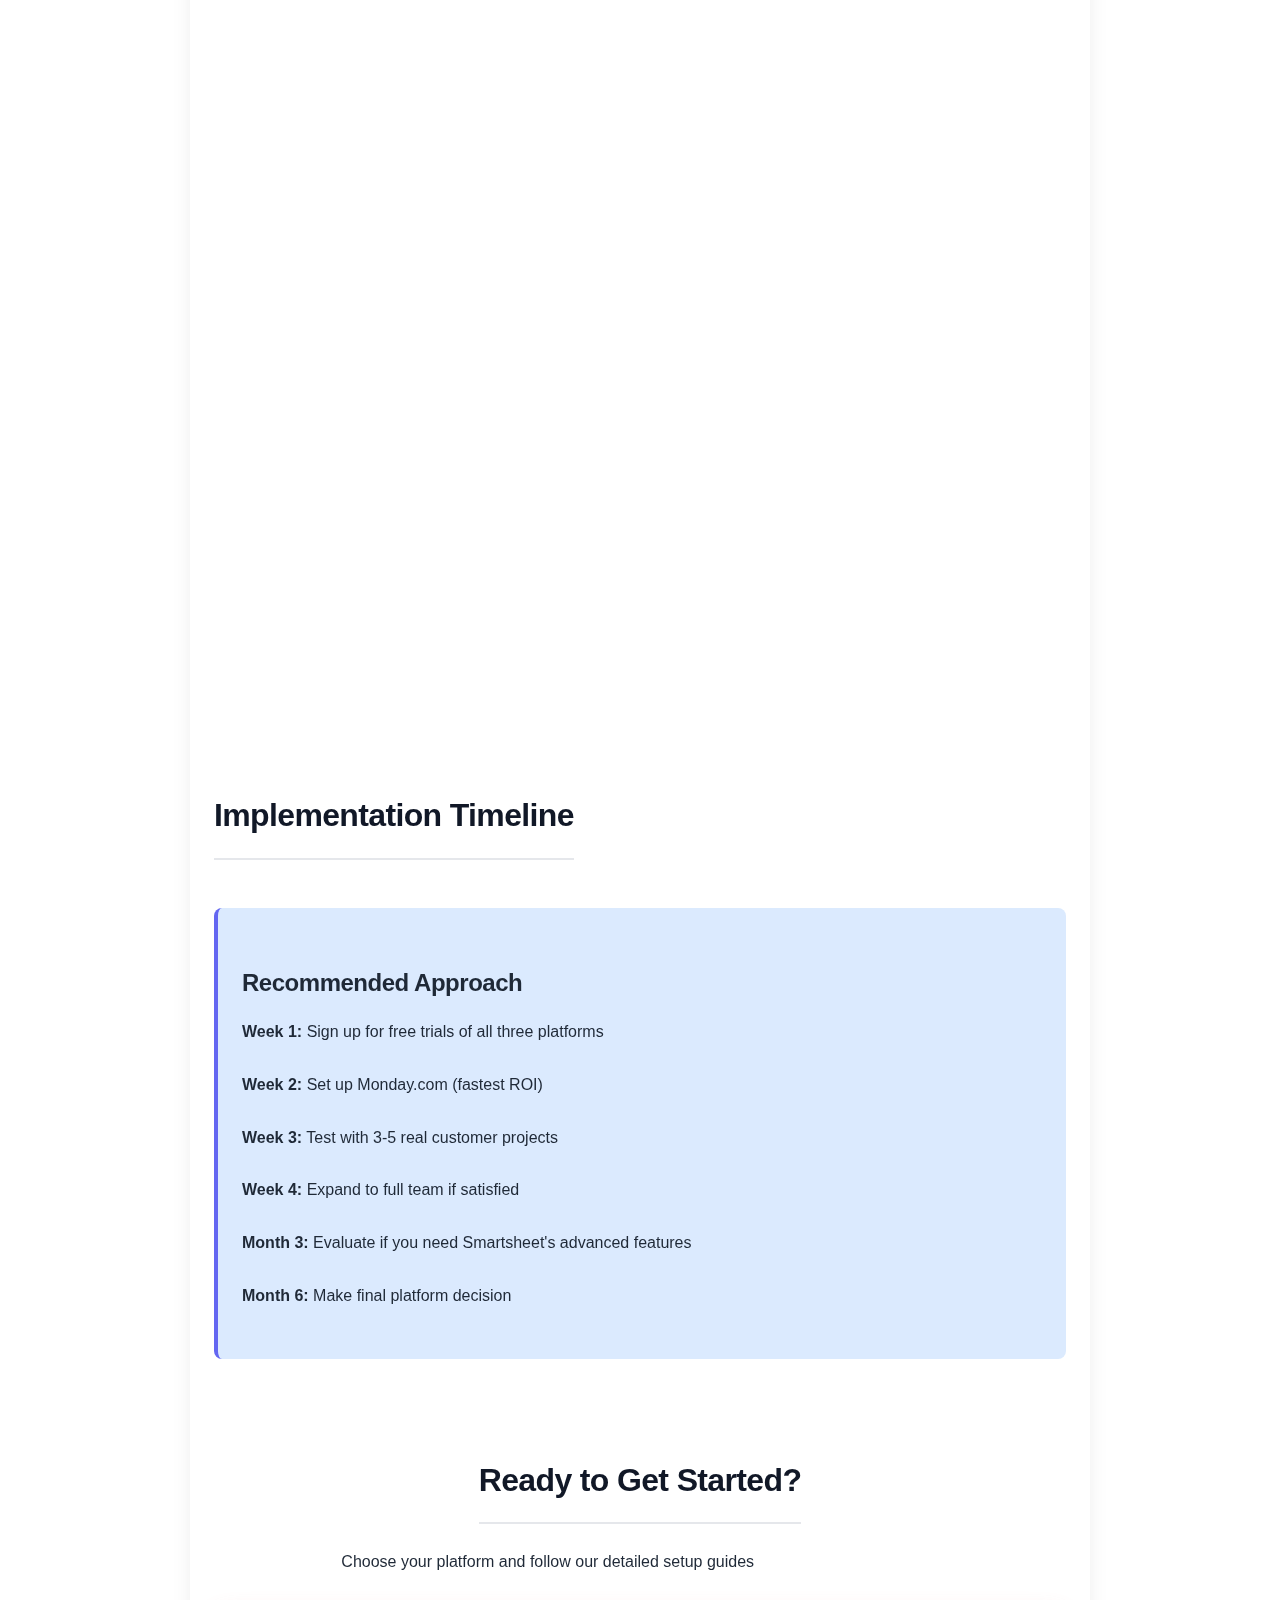
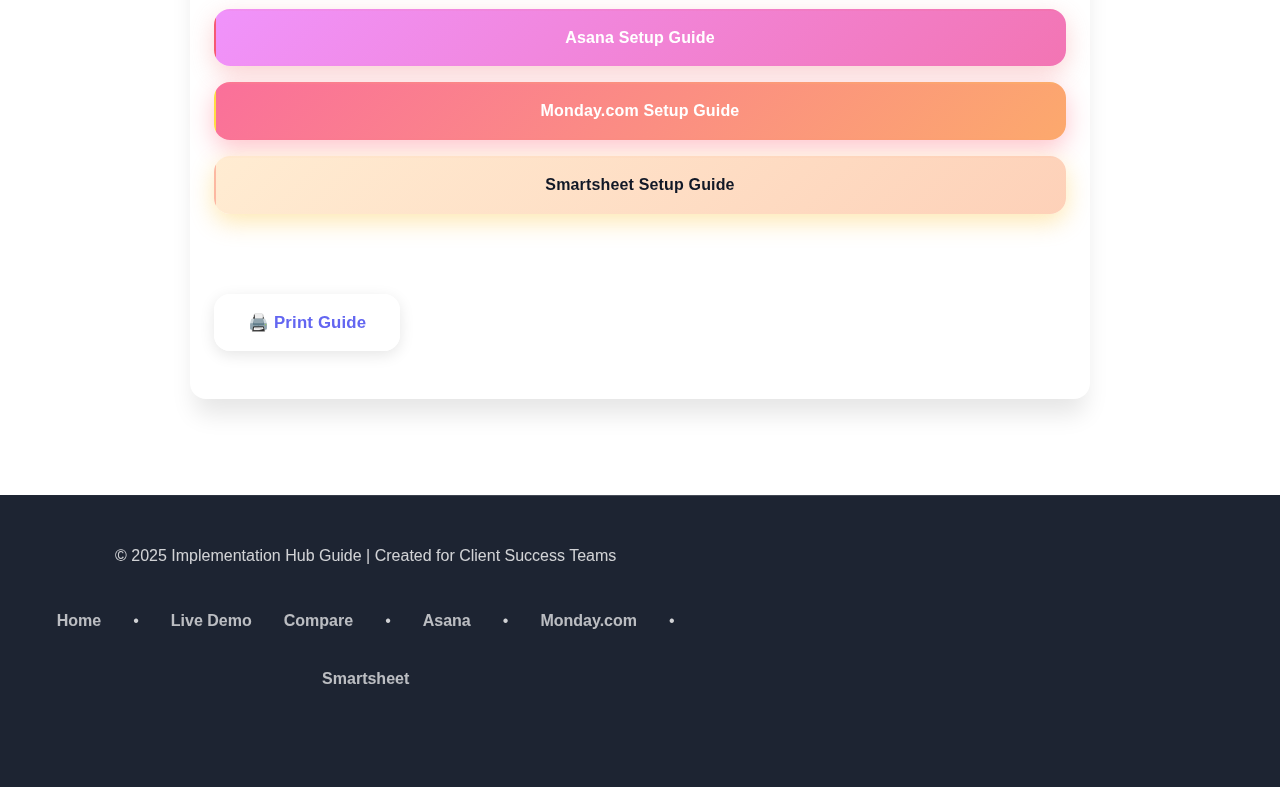
<file: comparison (1).html>
<!DOCTYPE html>
<html lang="en">
<head>
    <meta charset="UTF-8">
    <meta name="viewport" content="width=device-width, initial-scale=1.0">
    <title>Platform Comparison - Asana vs Monday.com vs Smartsheet</title>
    <link rel="stylesheet" href="styles.css">
</head>
<body>
    <nav class="navbar">
        <div class="nav-container">
            <div class="nav-brand">
                <span class="logo">📊</span>
                <span class="brand-text">Implementation Hub</span>
            </div>
            <div class="nav-links">
                <a href="index.html">Home</a>
                <a href="demo.html">Live Demo</a>
                <a href="comparison.html" class="active">Compare</a>
                <a href="asana.html">Asana</a>
                <a href="monday.html">Monday.com</a>
                <a href="smartsheet.html">Smartsheet</a>
            </div>
        </div>
    </nav>

    <header class="guide-header">
        <h1 class="guide-title">Platform Comparison</h1>
        <p class="guide-subtitle">Asana vs Monday.com vs Smartsheet - Find Your Perfect Match</p>
    </header>

    <main class="container">
        <div class="guide-content">
            <section>
                <h2>Quick Decision Matrix</h2>
                
                <div class="cards">
                    <div class="card" style="border-top: 4px solid var(--asana-primary);">
                        <div class="card-icon">📝</div>
                        <h3>Choose Asana if:</h3>
                        <ul style="text-align: left; list-style: none; padding: 0;">
                            <li>✅ Task management is your priority</li>
                            <li>✅ Need strong dependencies</li>
                            <li>✅ Want portfolio visibility</li>
                            <li>✅ Budget-conscious</li>
                            <li>✅ Team knows Asana</li>
                        </ul>
                        <p style="margin-top: 1rem;"><strong>Best for:</strong> Task execution & workflows</p>
                    </div>

                    <div class="card" style="border-top: 4px solid var(--monday-primary);">
                        <div class="card-icon">🎨</div>
                        <h3>Choose Monday.com if:</h3>
                        <ul style="text-align: left; list-style: none; padding: 0;">
                            <li>✅ Visual clarity is priority #1</li>
                            <li>✅ Want immediate impact</li>
                            <li>✅ Need beautiful dashboards</li>
                            <li>✅ Love drag-and-drop</li>
                            <li>✅ Extensive automation</li>
                        </ul>
                        <p style="margin-top: 1rem;"><strong>Best for:</strong> Visual teams & quick wins</p>
                    </div>

                    <div class="card" style="border-top: 4px solid var(--airtable-primary);">
                        <div class="card-icon">🗄️</div>
                        <h3>Choose Smartsheet if:</h3>
                        <ul style="text-align: left; list-style: none; padding: 0;">
                            <li>✅ Complex data relationships</li>
                            <li>✅ Powerful reporting needed</li>
                            <li>✅ Building data hub</li>
                            <li>✅ Team understands databases</li>
                            <li>✅ Long-term scalability</li>
                        </ul>
                        <p style="margin-top: 1rem;"><strong>Best for:</strong> Data ecosystem & analytics</p>
                    </div>
                </div>
            </section>

            <section>
                <h2>Feature Comparison</h2>
                <div class="comparison-table-wrapper">
                    <table class="comparison-table">
                        <thead>
                            <tr>
                                <th>Feature</th>
                                <th class="asana-col">Asana</th>
                                <th class="monday-col">Monday.com</th>
                                <th class="airtable-col">Smartsheet</th>
                            </tr>
                        </thead>
                        <tbody>
                            <tr>
                                <td><strong>Learning Curve</strong></td>
                                <td>Medium</td>
                                <td>Easy ⭐</td>
                                <td>Hard</td>
                            </tr>
                            <tr>
                                <td><strong>Setup Time</strong></td>
                                <td>2-4 hours</td>
                                <td>1-2 hours ⭐</td>
                                <td>4-8 hours</td>
                            </tr>
                            <tr>
                                <td><strong>Visual Appeal</strong></td>
                                <td>Good</td>
                                <td>Excellent ⭐</td>
                                <td>Good</td>
                            </tr>
                            <tr>
                                <td><strong>Task Management</strong></td>
                                <td>Excellent ⭐</td>
                                <td>Very Good</td>
                                <td>Good</td>
                            </tr>
                            <tr>
                                <td><strong>Data Relationships</strong></td>
                                <td>Limited</td>
                                <td>Moderate</td>
                                <td>Excellent ⭐</td>
                            </tr>
                            <tr>
                                <td><strong>Reporting</strong></td>
                                <td>Good</td>
                                <td>Very Good</td>
                                <td>Excellent ⭐</td>
                            </tr>
                            <tr>
                                <td><strong>Automations</strong></td>
                                <td>Very Good</td>
                                <td>Excellent ⭐</td>
                                <td>Very Good</td>
                            </tr>
                            <tr>
                                <td><strong>Mobile App</strong></td>
                                <td>Excellent ⭐</td>
                                <td>Excellent ⭐</td>
                                <td>Very Good</td>
                            </tr>
                            <tr>
                                <td><strong>Custom Views</strong></td>
                                <td>5-6 types</td>
                                <td>8+ types</td>
                                <td>10+ types ⭐</td>
                            </tr>
                            <tr>
                                <td><strong>Dependencies</strong></td>
                                <td>Excellent ⭐</td>
                                <td>Good</td>
                                <td>Limited</td>
                            </tr>
                            <tr>
                                <td><strong>Gantt Charts</strong></td>
                                <td>Excellent ⭐</td>
                                <td>Excellent ⭐</td>
                                <td>Good (Pro only)</td>
                            </tr>
                            <tr>
                                <td><strong>Formulas</strong></td>
                                <td>Limited</td>
                                <td>Good</td>
                                <td>Excellent ⭐</td>
                            </tr>
                            <tr>
                                <td><strong>API Access</strong></td>
                                <td>Excellent ⭐</td>
                                <td>Good</td>
                                <td>Excellent ⭐</td>
                            </tr>
                            <tr>
                                <td><strong>Integrations</strong></td>
                                <td>100+</td>
                                <td>200+</td>
                                <td>1000+ ⭐</td>
                            </tr>
                            <tr>
                                <td><strong>Customer Facing</strong></td>
                                <td>Limited</td>
                                <td>Good</td>
                                <td>Excellent ⭐</td>
                            </tr>
                            <tr>
                                <td><strong>Scalability</strong></td>
                                <td>Very Good</td>
                                <td>Very Good</td>
                                <td>Excellent ⭐</td>
                            </tr>
                        </tbody>
                    </table>
                </div>
            </section>

            <section>
                <h2>Cost Comparison</h2>
                
                <div class="cards">
                    <div class="card" style="border-top: 4px solid var(--asana-primary);">
                        <h3>Asana Pricing</h3>
                        <div style="margin: 1.5rem 0;">
                            <div style="margin-bottom: 1rem;">
                                <strong>Basic:</strong> Free<br>
                                <span style="font-size: 0.875rem; color: var(--gray-600);">Limited features</span>
                            </div>
                            <div style="margin-bottom: 1rem; background: var(--asana-secondary); padding: 1rem; border-radius: 0.5rem;">
                                <strong>Premium:</strong> $11/user/month<br>
                                <span style="font-size: 0.875rem;">⭐ Recommended</span>
                            </div>
                            <div style="margin-bottom: 1rem;">
                                <strong>Business:</strong> $25/user/month<br>
                                <span style="font-size: 0.875rem; color: var(--gray-600);">Advanced features</span>
                            </div>
                            <div>
                                <strong>Enterprise:</strong> Custom<br>
                                <span style="font-size: 0.875rem; color: var(--gray-600);">Full control</span>
                            </div>
                        </div>
                        <p><strong>20-user team:</strong> $220/month ✅</p>
                    </div>

                    <div class="card" style="border-top: 4px solid var(--monday-primary);">
                        <h3>Monday.com Pricing</h3>
                        <div style="margin: 1.5rem 0;">
                            <div style="margin-bottom: 1rem;">
                                <strong>Individual:</strong> Free<br>
                                <span style="font-size: 0.875rem; color: var(--gray-600);">2 users max</span>
                            </div>
                            <div style="margin-bottom: 1rem;">
                                <strong>Basic:</strong> $8/user/month<br>
                                <span style="font-size: 0.875rem; color: var(--gray-600);">Limited</span>
                            </div>
                            <div style="margin-bottom: 1rem;">
                                <strong>Standard:</strong> $10/user/month<br>
                                <span style="font-size: 0.875rem; color: var(--gray-600);">Good baseline</span>
                            </div>
                            <div style="margin-bottom: 1rem; background: var(--monday-secondary); padding: 1rem; border-radius: 0.5rem;">
                                <strong>Pro:</strong> $16/user/month<br>
                                <span style="font-size: 0.875rem;">⭐ Recommended</span>
                            </div>
                            <div>
                                <strong>Enterprise:</strong> Custom<br>
                                <span style="font-size: 0.875rem; color: var(--gray-600);">Premium support</span>
                            </div>
                        </div>
                        <p><strong>20-user team:</strong> $320/month</p>
                    </div>

                    <div class="card" style="border-top: 4px solid var(--airtable-primary);">
                        <h3>Smartsheet Pricing</h3>
                        <div style="margin: 1.5rem 0;">
                            <div style="margin-bottom: 1rem;">
                                <strong>Free:</strong> $0<br>
                                <span style="font-size: 0.875rem; color: var(--gray-600);">1,000 records</span>
                            </div>
                            <div style="margin-bottom: 1rem;">
                                <strong>Plus:</strong> $10/user/month<br>
                                <span style="font-size: 0.875rem; color: var(--gray-600);">5,000 records</span>
                            </div>
                            <div style="margin-bottom: 1rem; background: var(--airtable-secondary); padding: 1rem; border-radius: 0.5rem;">
                                <strong>Pro:</strong> $20/user/month<br>
                                <span style="font-size: 0.875rem;">⭐ Recommended</span>
                            </div>
                            <div>
                                <strong>Enterprise:</strong> Custom<br>
                                <span style="font-size: 0.875rem; color: var(--gray-600);">Advanced admin</span>
                            </div>
                        </div>
                        <p><strong>20-user team:</strong> $400/month</p>
                    </div>
                </div>
            </section>

            <section>
                <h2>Use Case Analysis</h2>
                
                <h3>Scenario 1: Small Team (5 people, 10 customers)</h3>
                <table class="comparison-table">
                    <thead>
                        <tr>
                            <th>Platform</th>
                            <th>Monthly Cost</th>
                            <th>Setup Time</th>
                            <th>Verdict</th>
                        </tr>
                    </thead>
                    <tbody>
                        <tr>
                            <td><strong>Asana</strong></td>
                            <td>$55</td>
                            <td>3 hours</td>
                            <td>✅ Good fit - affordable</td>
                        </tr>
                        <tr>
                            <td><strong>Monday.com</strong></td>
                            <td>$80</td>
                            <td>1.5 hours</td>
                            <td>⭐ Best fit - visual management</td>
                        </tr>
                        <tr>
                            <td><strong>Smartsheet</strong></td>
                            <td>$100</td>
                            <td>6 hours</td>
                            <td>⚠️ Overkill for this size</td>
                        </tr>
                    </tbody>
                </table>
                <div class="success-box">
                    <strong>Recommendation:</strong> Monday.com provides the best balance of features, ease of use, and visual management for small teams.
                </div>

                <h3>Scenario 2: Large Team (20 people, 50+ customers)</h3>
                <table class="comparison-table">
                    <thead>
                        <tr>
                            <th>Platform</th>
                            <th>Monthly Cost</th>
                            <th>Setup Time</th>
                            <th>Verdict</th>
                        </tr>
                    </thead>
                    <tbody>
                        <tr>
                            <td><strong>Asana</strong></td>
                            <td>$220</td>
                            <td>8 hours</td>
                            <td>⚠️ Struggles with complex data</td>
                        </tr>
                        <tr>
                            <td><strong>Monday.com</strong></td>
                            <td>$320</td>
                            <td>4 hours</td>
                            <td>✅ Good - reporting limitations</td>
                        </tr>
                        <tr>
                            <td><strong>Smartsheet</strong></td>
                            <td>$400</td>
                            <td>12 hours</td>
                            <td>⭐ Excellent - fully utilizes power</td>
                        </tr>
                    </tbody>
                </table>
                <div class="success-box">
                    <strong>Recommendation:</strong> Smartsheet's complexity is justified at this scale. The relational database capabilities become essential for managing 50+ customer relationships.
                </div>

                <h3>Scenario 3: New to Project Management Tools</h3>
                <table class="comparison-table">
                    <thead>
                        <tr>
                            <th>Platform</th>
                            <th>Learning Curve</th>
                            <th>Training Time</th>
                            <th>Adoption Speed</th>
                        </tr>
                    </thead>
                    <tbody>
                        <tr>
                            <td><strong>Asana</strong></td>
                            <td>Medium</td>
                            <td>2 hours</td>
                            <td>1 week ✅</td>
                        </tr>
                        <tr>
                            <td><strong>Monday.com</strong></td>
                            <td>Easy</td>
                            <td>1 hour</td>
                            <td>2-3 days ⭐</td>
                        </tr>
                        <tr>
                            <td><strong>Smartsheet</strong></td>
                            <td>Hard</td>
                            <td>4+ hours</td>
                            <td>2-3 weeks ⚠️</td>
                        </tr>
                    </tbody>
                </table>
                <div class="success-box">
                    <strong>Recommendation:</strong> Monday.com has the fastest time-to-value with its intuitive interface and visual approach.
                </div>
            </section>

            <section>
                <h2>Microsoft Office Integration Comparison</h2>
                <p style="margin-bottom: 2rem;">All three platforms offer robust Microsoft Office integrations. Here's how they compare:</p>
                
                <div class="comparison-table-wrapper">
                    <table class="comparison-table">
                        <thead>
                            <tr>
                                <th>Integration Feature</th>
                                <th class="asana-col">Asana</th>
                                <th class="monday-col">Monday.com</th>
                                <th class="airtable-col">Smartsheet</th>
                            </tr>
                        </thead>
                        <tbody>
                            <tr>
                                <td><strong>Outlook Integration</strong></td>
                                <td>✅ Native add-in</td>
                                <td>✅ Native add-in</td>
                                <td>✅ Native add-in</td>
                            </tr>
                            <tr>
                                <td><strong>Email-to-Task</strong></td>
                                <td>✅ Instant conversion</td>
                                <td>✅ Instant conversion</td>
                                <td>✅ Create/edit rows</td>
                            </tr>
                            <tr>
                                <td><strong>Microsoft Teams</strong></td>
                                <td>✅ Native + AI Copilot</td>
                                <td>✅ Updates & items</td>
                                <td>✅ Embedded tabs</td>
                            </tr>
                            <tr>
                                <td><strong>OneDrive/SharePoint</strong></td>
                                <td>✅ Direct attachment</td>
                                <td>✅ File syncing</td>
                                <td>✅ Built-in native</td>
                            </tr>
                            <tr>
                                <td><strong>Calendar Sync</strong></td>
                                <td>✅ Auto deadlines sync</td>
                                <td>✅ Bi-directional</td>
                                <td>✅ Event syncing</td>
                            </tr>
                            <tr>
                                <td><strong>Azure AD SSO</strong></td>
                                <td>✅ SAML-based</td>
                                <td>✅ Enterprise tier</td>
                                <td>✅ Entra ID</td>
                            </tr>
                            <tr>
                                <td><strong>Power BI Integration</strong></td>
                                <td>⚠️ Via connectors</td>
                                <td>⚠️ Via connectors</td>
                                <td>✅ <strong>Native ⭐ UNIQUE!</strong></td>
                            </tr>
                            <tr>
                                <td><strong>Power Automate</strong></td>
                                <td>✅ Full support</td>
                                <td>✅ 200+ templates</td>
                                <td>✅ Full workflows</td>
                            </tr>
                            <tr>
                                <td><strong>Mobile Outlook</strong></td>
                                <td>✅ iOS/Android</td>
                                <td>✅ iOS/Android</td>
                                <td>✅ iOS/Android</td>
                            </tr>
                            <tr>
                                <td><strong>Integration Cost</strong></td>
                                <td><strong>FREE ⭐</strong></td>
                                <td>Included in paid</td>
                                <td>Included in plans</td>
                            </tr>
                            <tr>
                                <td><strong>Setup Time</strong></td>
                                <td>15-20 minutes</td>
                                <td><strong>10-15 min ⭐</strong></td>
                                <td>15-20 minutes</td>
                            </tr>
                            <tr>
                                <td><strong>Requirements</strong></td>
                                <td>Office 365 Commercial</td>
                                <td>M365 Business Premium</td>
                                <td>Office 365/Outlook.com</td>
                            </tr>
                        </tbody>
                    </table>
                </div>

                <div class="cards" style="margin-top: 2rem;">
                    <div class="card" style="border-top: 4px solid var(--asana-primary);">
                        <div class="card-icon">🏆</div>
                        <h3>Asana - Best Overall Integration</h3>
                        <p><strong>Unique Advantage:</strong> FREE on all plans (even free tier!)</p>
                        <ul style="text-align: left; list-style: none; padding: 0; margin-top: 1rem;">
                            <li>✅ Most comprehensive ecosystem</li>
                            <li>✅ Native Teams with AI Copilot</li>
                            <li>✅ Azure AD SSO (easiest setup)</li>
                            <li>✅ FREE integration features</li>
                            <li>✅ OneDrive + SharePoint support</li>
                        </ul>
                        <p style="margin-top: 1rem; font-size: 0.9rem; color: var(--gray-600);"><strong>Best For:</strong> Organizations using multiple Microsoft tools daily, teams wanting FREE Office integration, enterprises needing Azure AD SSO</p>
                    </div>

                    <div class="card" style="border-top: 4px solid var(--monday-primary);">
                        <div class="card-icon">⚡</div>
                        <h3>Monday.com - Fastest Setup</h3>
                        <p><strong>Unique Advantage:</strong> Quickest deployment (10-15 minutes)</p>
                        <ul style="text-align: left; list-style: none; padding: 0; margin-top: 1rem;">
                            <li>✅ Bi-directional calendar sync</li>
                            <li>✅ Excellent Outlook integration</li>
                            <li>✅ Office 365 connector built-in</li>
                            <li>✅ Beautiful visual interface</li>
                            <li>✅ Fastest time-to-value</li>
                        </ul>
                        <p style="margin-top: 1rem; font-size: 0.9rem; color: var(--gray-600);"><strong>Best For:</strong> Teams primarily using Outlook, organizations needing rapid deployment, visual collaboration focus</p>
                    </div>

                    <div class="card" style="border-top: 4px solid var(--smartsheet-primary);">
                        <div class="card-icon">📊</div>
                        <h3>Smartsheet - Analytics Leader</h3>
                        <p><strong>Unique Advantage:</strong> ONLY native Power BI connector! ⭐</p>
                        <ul style="text-align: left; list-style: none; padding: 0; margin-top: 1rem;">
                            <li>✅ Native Power BI (UNIQUE!)</li>
                            <li>✅ Bi-directional data flow</li>
                            <li>✅ Template app pre-built</li>
                            <li>✅ Embedded Teams tabs</li>
                            <li>✅ Full mobile Outlook support</li>
                        </ul>
                        <p style="margin-top: 1rem; font-size: 0.9rem; color: var(--smartsheet-primary);"><strong>Best For:</strong> Organizations using Power BI extensively, data-driven teams, finance/operations departments, analytics-focused organizations</p>
                    </div>
                </div>

                <div class="info-box" style="margin-top: 2rem;">
                    <h3>Microsoft Integration - Key Decision Factors</h3>
                    <div style="display: grid; grid-template-columns: repeat(auto-fit, minmax(250px, 1fr)); gap: 1rem; margin-top: 1rem;">
                        <div>
                            <p><strong>🏆 Choose Asana if:</strong></p>
                            <ul style="margin-top: 0.5rem;">
                                <li>Using multiple Microsoft tools</li>
                                <li>Want FREE Office integration</li>
                                <li>Need Azure AD SSO</li>
                                <li>Cost-effectiveness is priority</li>
                            </ul>
                        </div>
                        <div>
                            <p><strong>⚡ Choose Monday.com if:</strong></p>
                            <ul style="margin-top: 0.5rem;">
                                <li>Primarily using Outlook</li>
                                <li>Need fastest setup</li>
                                <li>Want visual interface</li>
                                <li>Rapid adoption critical</li>
                            </ul>
                        </div>
                        <div>
                            <p><strong>📊 Choose Smartsheet if:</strong></p>
                            <ul style="margin-top: 0.5rem;">
                                <li>Power BI is critical</li>
                                <li>Analytics-driven organization</li>
                                <li>Need enterprise reporting</li>
                                <li>Data visualization key</li>
                            </ul>
                        </div>
                    </div>
                </div>

                <div class="success-box" style="margin-top: 2rem;">
                    <strong>Bottom Line:</strong> All three platforms offer strong Microsoft integration. Asana leads on breadth and cost (FREE!), Monday.com wins on setup speed, and Smartsheet is unmatched for analytics with its unique native Power BI connector.
                </div>
            </section>

            <section>
                <h2>Strengths & Weaknesses</h2>
                
                <div class="cards">
                    <div class="card">
                        <h3 style="color: var(--asana-primary);">Asana</h3>
                        <div style="margin: 1rem 0;">
                            <h4 style="color: var(--success);">Strengths</h4>
                            <ul style="text-align: left;">
                                <li>Best-in-class dependencies</li>
                                <li>Portfolio management</li>
                                <li>Clean interface</li>
                                <li>Strong collaboration</li>
                                <li>Excellent mobile app</li>
                            </ul>
                        </div>
                        <div>
                            <h4 style="color: var(--danger);">Weaknesses</h4>
                            <ul style="text-align: left;">
                                <li>Limited data relationships</li>
                                <li>Basic reporting</li>
                                <li>No database functionality</li>
                                <li>Can't create customer DB</li>
                            </ul>
                        </div>
                    </div>

                    <div class="card">
                        <h3 style="color: var(--monday-primary);">Monday.com</h3>
                        <div style="margin: 1rem 0;">
                            <h4 style="color: var(--success);">Strengths</h4>
                            <ul style="text-align: left;">
                                <li>Most beautiful interface</li>
                                <li>Incredible customization</li>
                                <li>Extensive automations</li>
                                <li>Best dashboards</li>
                                <li>Great for non-technical</li>
                            </ul>
                        </div>
                        <div>
                            <h4 style="color: var(--danger);">Weaknesses</h4>
                            <ul style="text-align: left;">
                                <li>More expensive</li>
                                <li>Can feel overwhelming</li>
                                <li>Limited relational DB</li>
                                <li>Formula limitations</li>
                            </ul>
                        </div>
                    </div>

                    <div class="card">
                        <h3 style="color: var(--airtable-primary);">Smartsheet</h3>
                        <div style="margin: 1rem 0;">
                            <h4 style="color: var(--success);">Strengths</h4>
                            <ul style="text-align: left;">
                                <li>Powerful relationships</li>
                                <li>Best reporting</li>
                                <li>Incredible flexibility</li>
                                <li>Interface builder</li>
                                <li>Can build anything</li>
                            </ul>
                        </div>
                        <div>
                            <h4 style="color: var(--danger);">Weaknesses</h4>
                            <ul style="text-align: left;">
                                <li>Steepest learning curve</li>
                                <li>Task mgmt not native</li>
                                <li>Can become complex</li>
                                <li>Most expensive</li>
                            </ul>
                        </div>
                    </div>
                </div>
            </section>

            <section>
                <h2>Final Recommendations</h2>
                
                <div class="recommendation-grid">
                    <div class="recommendation-card">
                        <div class="recommendation-icon">🥇</div>
                        <h3>First Choice: Monday.com</h3>
                        <p class="recommendation-subtitle">Best Immediate Value</p>
                        <ul>
                            <li>2-week setup time</li>
                            <li>Team will love the interface</li>
                            <li>Solves 90% of needs</li>
                            <li>Beautiful stakeholder reporting</li>
                            <li>Worth the $320/month investment</li>
                        </ul>
                        <a href="monday.html" class="btn btn-platform monday-btn" style="margin-top: 1rem;">View Monday.com Guide →</a>
                    </div>

                    <div class="recommendation-card">
                        <div class="recommendation-icon">🥈</div>
                        <h3>Second Choice: Smartsheet</h3>
                        <p class="recommendation-subtitle">Best Long-term Investment</p>
                        <ul>
                            <li>Takes longer to set up (4-5 weeks)</li>
                            <li>Steeper learning curve</li>
                            <li>Unmatched power & flexibility</li>
                            <li>Future-proof architecture</li>
                            <li>Grows with you to 100+ customers</li>
                        </ul>
                        <a href="smartsheet.html" class="btn btn-platform airtable-btn" style="margin-top: 1rem;">View Smartsheet Guide →</a>
                    </div>

                    <div class="recommendation-card">
                        <div class="recommendation-icon">🥉</div>
                        <h3>Third Choice: Asana</h3>
                        <p class="recommendation-subtitle">Best for Budget + Tasks</p>
                        <ul>
                            <li>Most affordable ($220/month)</li>
                            <li>Strong task execution</li>
                            <li>Portfolio visibility</li>
                            <li>Solid, reliable choice</li>
                            <li>Perfect if budget constrained</li>
                        </ul>
                        <a href="asana.html" class="btn btn-platform asana-btn" style="margin-top: 1rem;">View Asana Guide →</a>
                    </div>
                </div>
            </section>

            <section>
                <h2>Implementation Timeline</h2>
                
                <div class="info-box">
                    <h3>Recommended Approach</h3>
                    <p><strong>Week 1:</strong> Sign up for free trials of all three platforms</p>
                    <p><strong>Week 2:</strong> Set up Monday.com (fastest ROI)</p>
                    <p><strong>Week 3:</strong> Test with 3-5 real customer projects</p>
                    <p><strong>Week 4:</strong> Expand to full team if satisfied</p>
                    <p><strong>Month 3:</strong> Evaluate if you need Smartsheet's advanced features</p>
                    <p><strong>Month 6:</strong> Make final platform decision</p>
                </div>
            </section>

            <div style="text-align: center; margin: 3rem 0;">
                <h2>Ready to Get Started?</h2>
                <p style="margin-bottom: 2rem;">Choose your platform and follow our detailed setup guides</p>
                <div style="display: flex; gap: 1rem; justify-content: center; flex-wrap: wrap;">
                    <a href="asana.html" class="btn btn-platform asana-btn">Asana Setup Guide</a>
                    <a href="monday.html" class="btn btn-platform monday-btn">Monday.com Setup Guide</a>
                    <a href="smartsheet.html" class="btn btn-platform airtable-btn">Smartsheet Setup Guide</a>
                </div>
            </div>
        </div>
    </main>

    <footer class="footer">
        <div class="footer-content">
            <p>© 2025 Implementation Hub Guide | Created for Client Success Teams</p>
            <p class="footer-links">
                <a href="index.html">Home</a> • 
                <a href="demo.html">Live Demo</a>
                <a href="comparison.html">Compare</a> • 
                <a href="asana.html">Asana</a> • 
                <a href="monday.html">Monday.com</a> • 
                <a href="smartsheet.html">Smartsheet</a>
            </p>
        </div>
    </footer>

    <script src="script.js"></script>
</body>
</html>
</file>
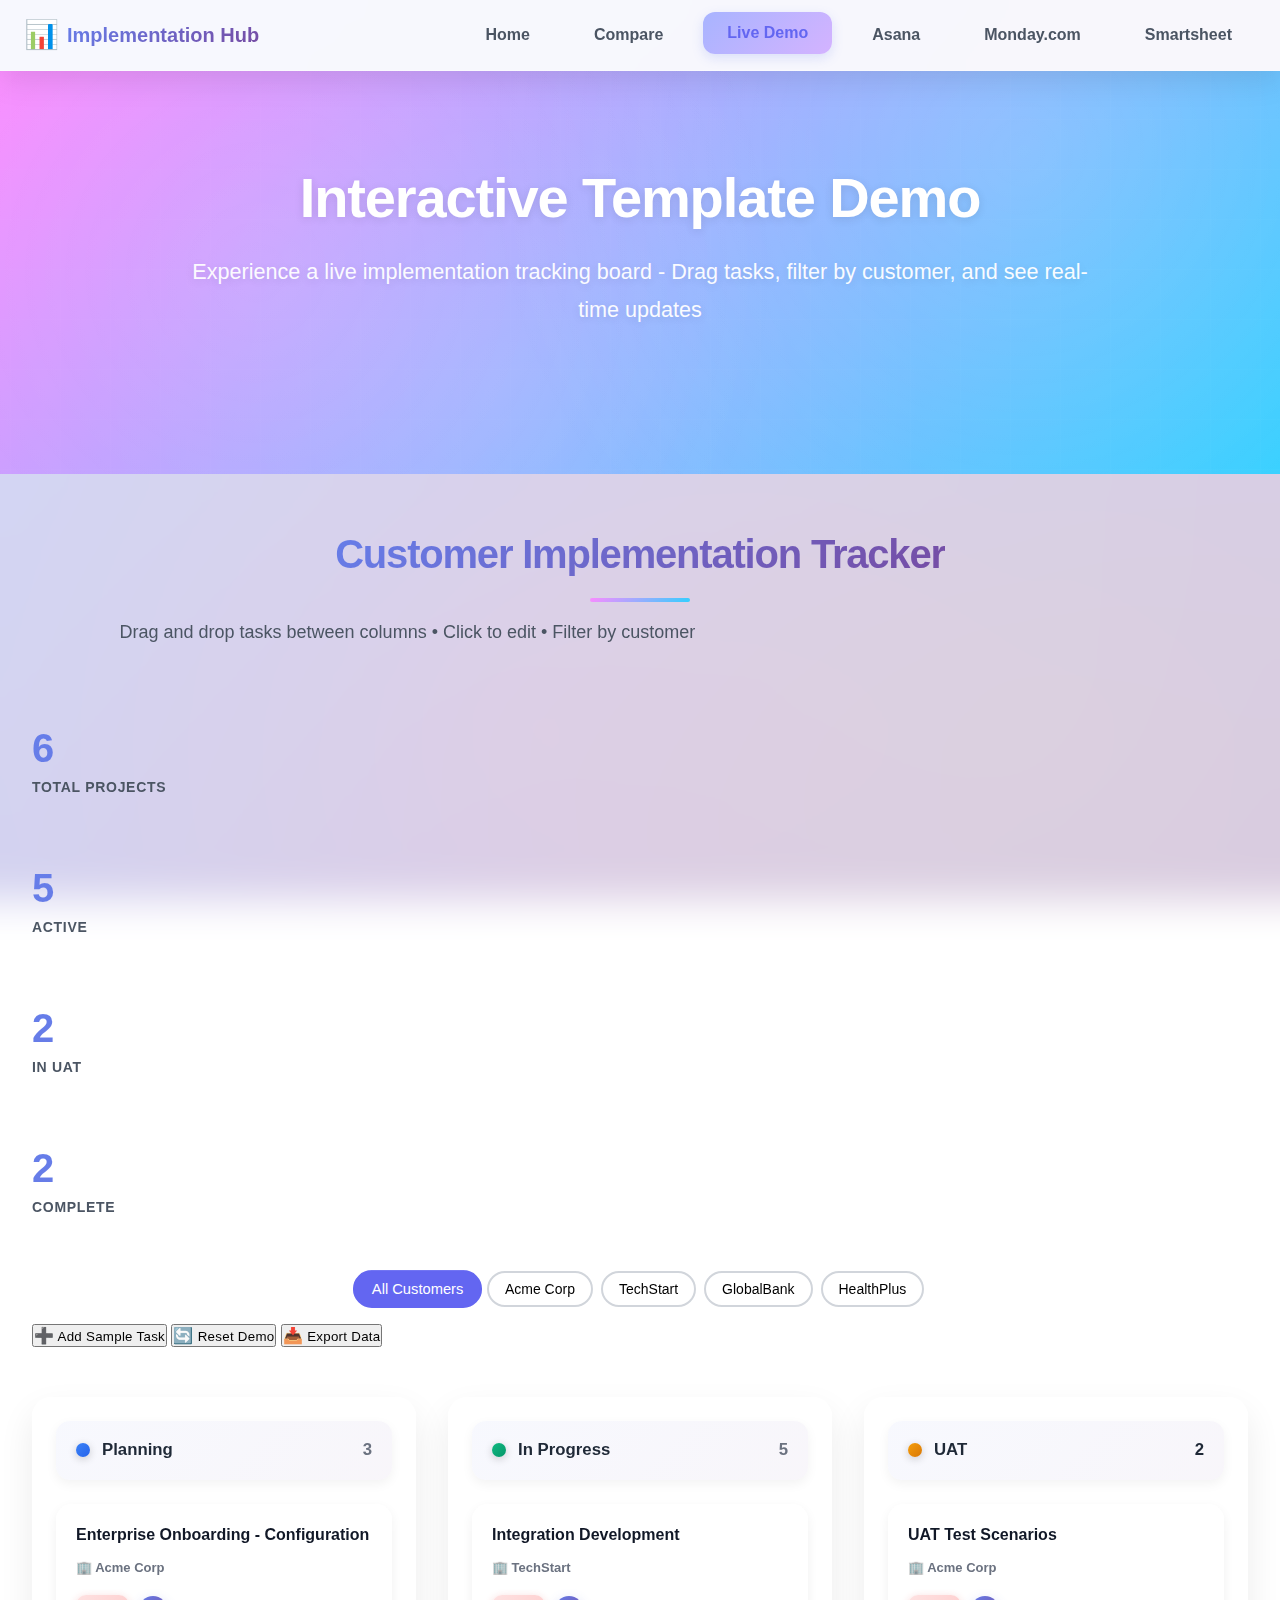
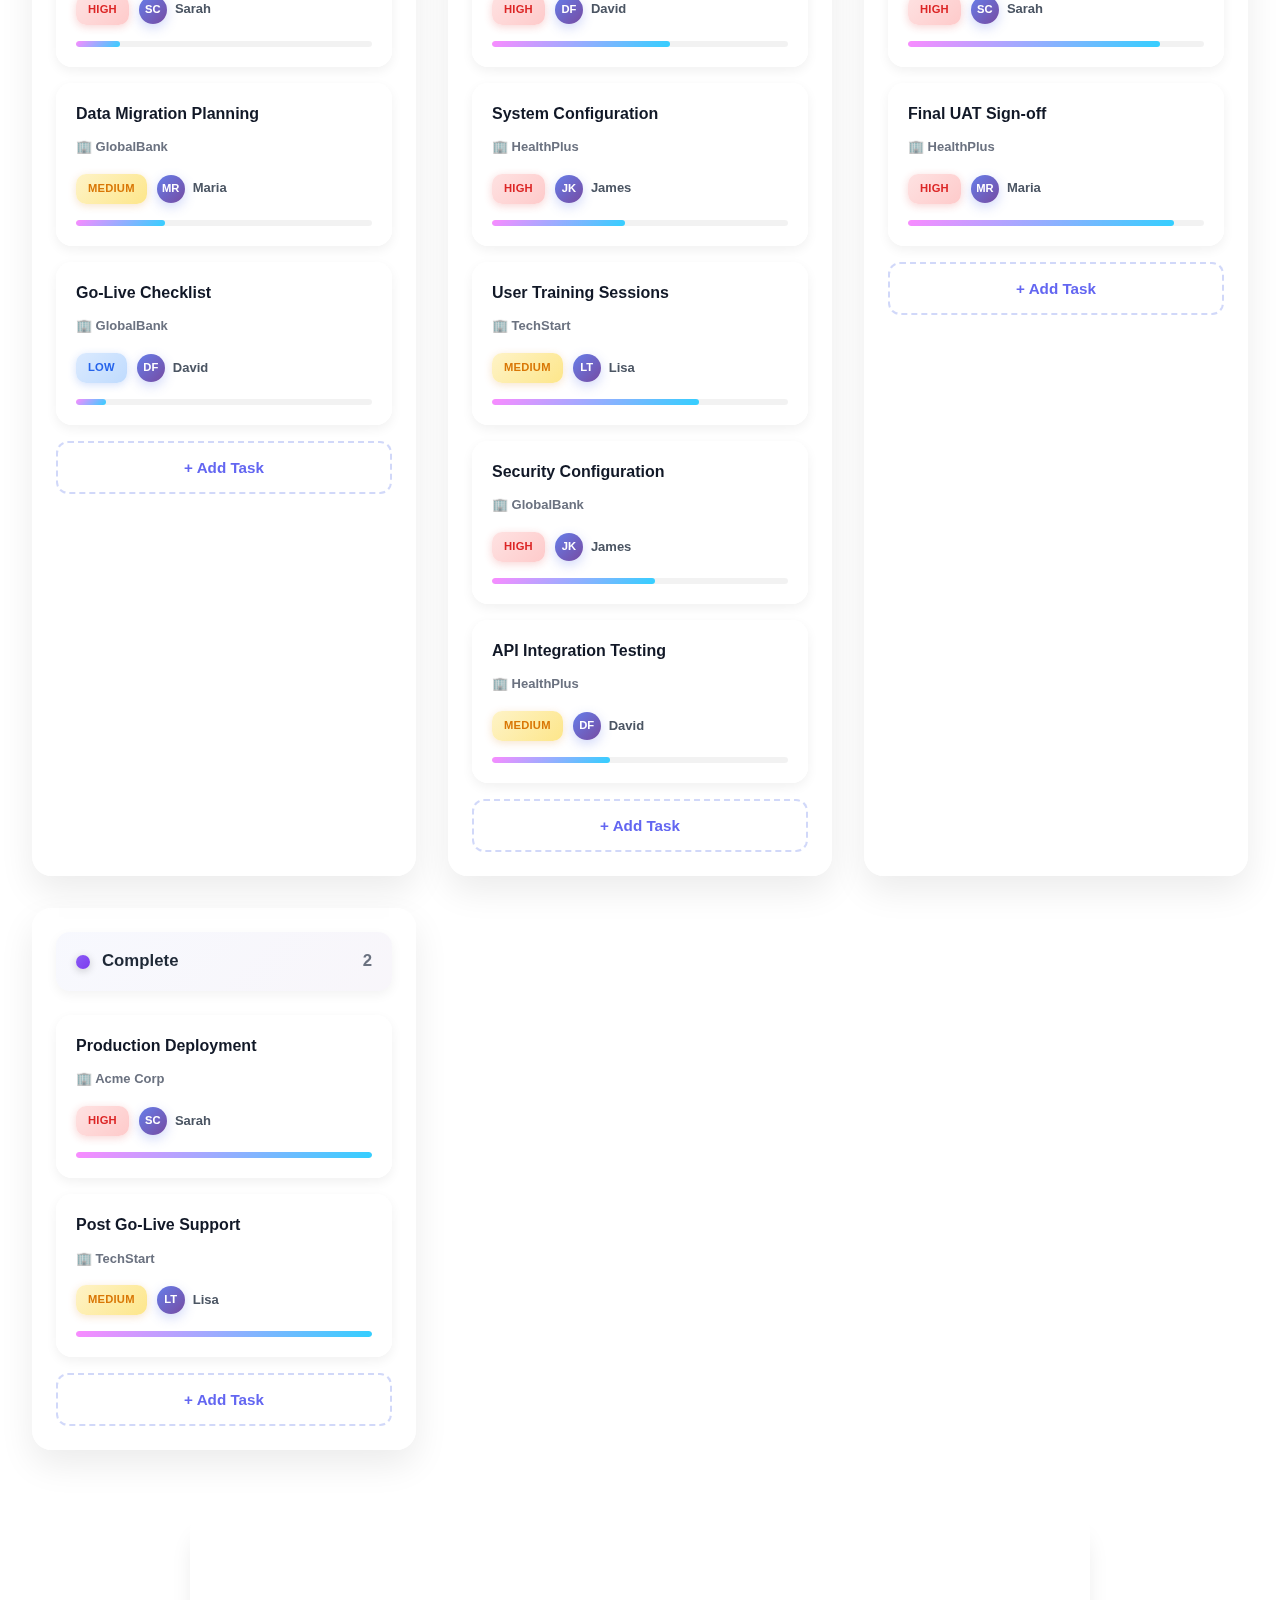
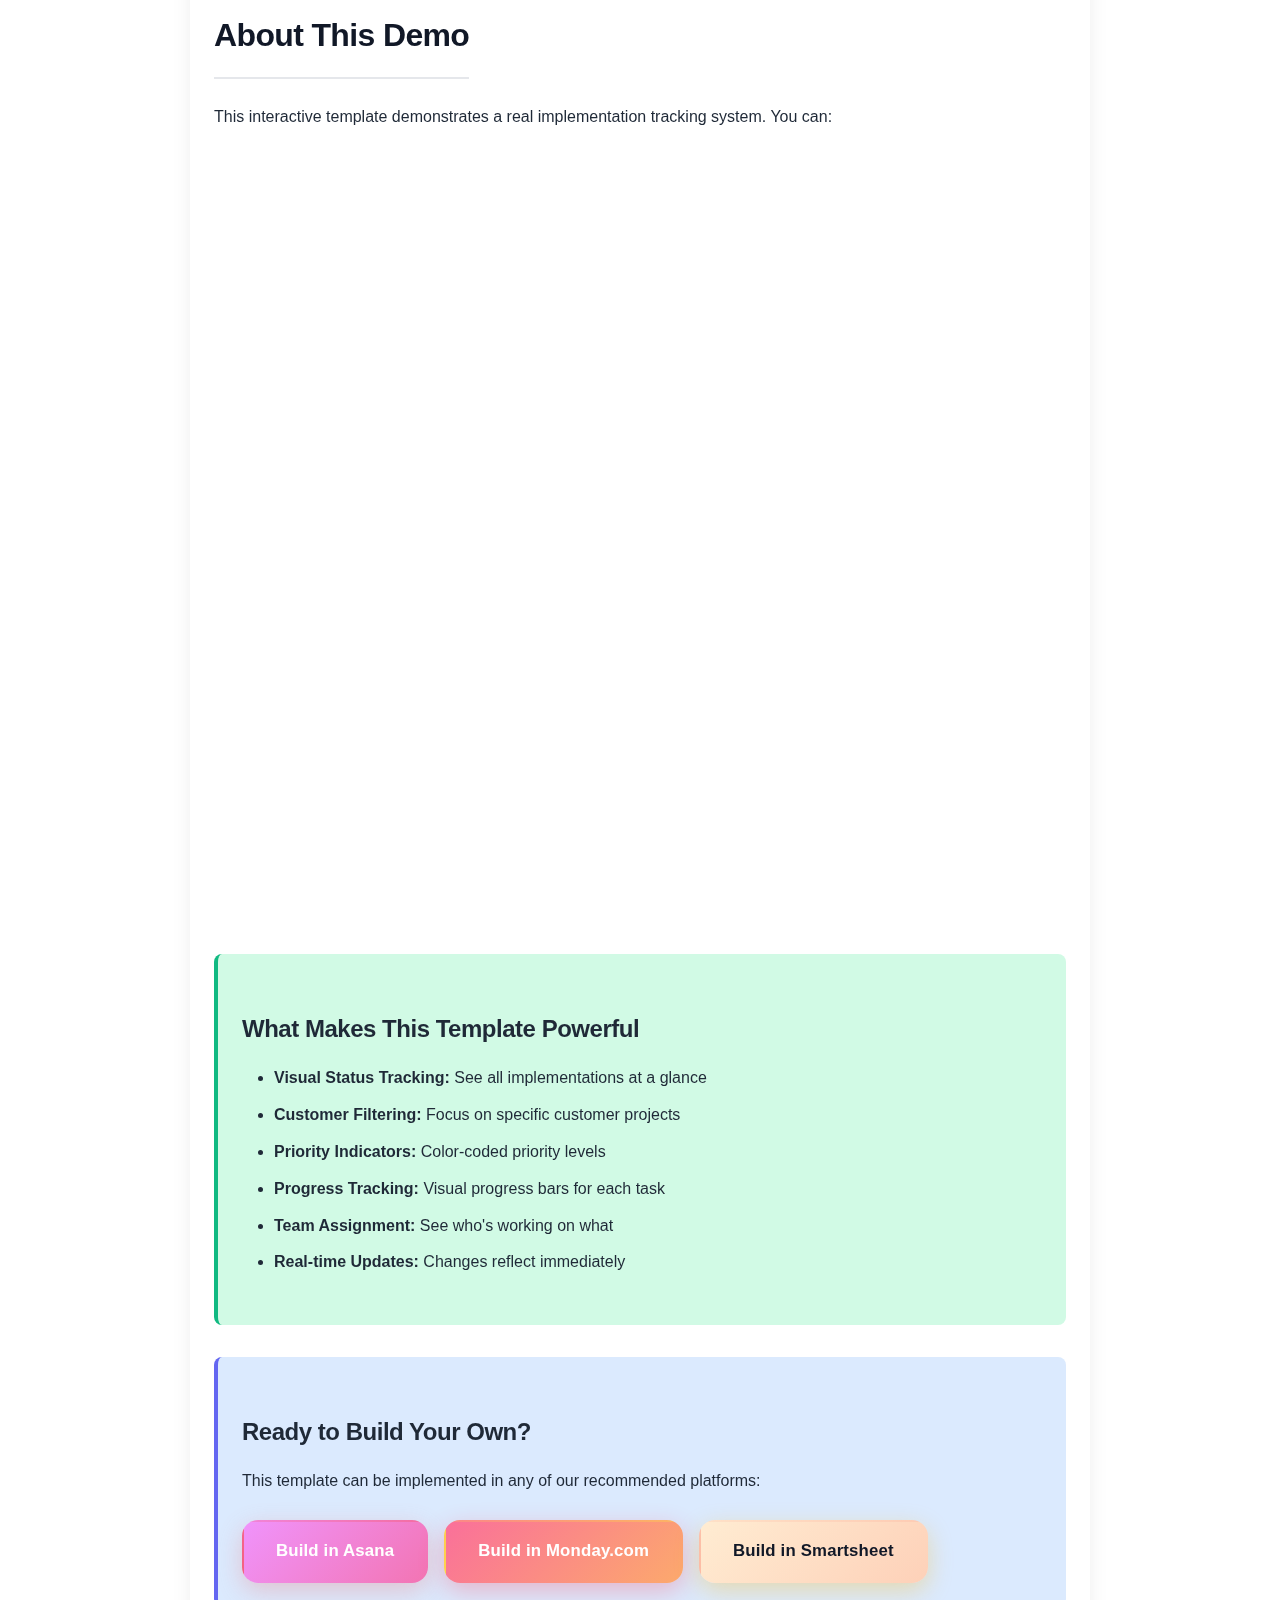
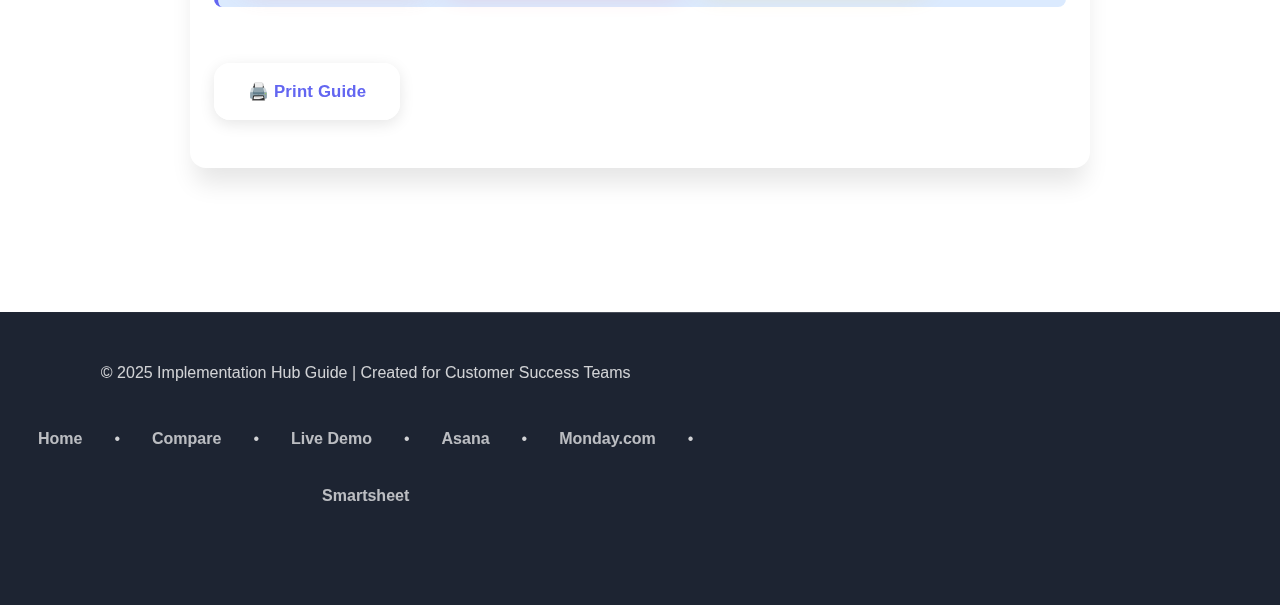
<file: demo.html>
<!DOCTYPE html>
<html lang="en">
<head>
    <meta charset="UTF-8">
    <meta name="viewport" content="width=device-width, initial-scale=1.0">
    <title>Live Template Demo - Implementation Tracker</title>
    <link rel="stylesheet" href="styles.css">
    <style>
        .demo-container {
            max-width: 1400px;
            margin: 0 auto;
            padding: 3rem 2rem;
            background: rgba(255, 255, 255, 0.7);
            backdrop-filter: blur(20px);
            min-height: 100vh;
        }

        .kanban-board {
            display: grid;
            grid-template-columns: repeat(auto-fit, minmax(300px, 1fr));
            gap: 2rem;
            margin: 3rem 0;
        }

        .kanban-column {
            background: rgba(255, 255, 255, 0.6);
            backdrop-filter: blur(20px);
            border-radius: 20px;
            padding: 1.5rem;
            min-height: 500px;
            box-shadow: 
                0 15px 35px rgba(0, 0, 0, 0.08),
                0 0 0 1px rgba(255, 255, 255, 0.5) inset;
            transition: all 0.3s ease;
        }

        .kanban-column:hover {
            box-shadow: 
                0 20px 45px rgba(0, 0, 0, 0.12),
                0 0 0 1px rgba(102, 126, 234, 0.2) inset;
        }

        .kanban-header {
            display: flex;
            align-items: center;
            gap: 0.75rem;
            margin-bottom: 1.5rem;
            padding: 1rem 1.25rem;
            background: linear-gradient(135deg, rgba(102, 126, 234, 0.05), rgba(118, 75, 162, 0.05));
            backdrop-filter: blur(10px);
            border-radius: 14px;
            font-weight: 800;
            font-size: 1.05rem;
            box-shadow: 0 4px 12px rgba(0, 0, 0, 0.05);
        }

        .status-badge {
            width: 14px;
            height: 14px;
            border-radius: 50%;
            display: inline-block;
            box-shadow: 0 2px 8px rgba(0, 0, 0, 0.2);
        }

        .status-planning { 
            background: linear-gradient(135deg, #3b82f6, #2563eb);
        }
        .status-progress { 
            background: linear-gradient(135deg, #10b981, #059669);
        }
        .status-uat { 
            background: linear-gradient(135deg, #f59e0b, #d97706);
        }
        .status-complete { 
            background: linear-gradient(135deg, #8b5cf6, #7c3aed);
        }

        .kanban-task {
            background: rgba(255, 255, 255, 0.95);
            backdrop-filter: blur(15px);
            border-radius: 16px;
            padding: 1.25rem;
            margin-bottom: 1rem;
            cursor: move;
            transition: all 0.3s cubic-bezier(0.4, 0, 0.2, 1);
            box-shadow: 
                0 4px 12px rgba(0, 0, 0, 0.06),
                0 0 0 1px rgba(255, 255, 255, 0.5) inset;
            position: relative;
            overflow: hidden;
        }

        .kanban-task::before {
            content: '';
            position: absolute;
            top: 0;
            left: 0;
            width: 4px;
            height: 100%;
            background: var(--primary-gradient);
            opacity: 0;
            transition: opacity 0.3s ease;
        }

        .kanban-task:hover {
            transform: translateY(-4px) scale(1.02);
            box-shadow: 
                0 12px 28px rgba(0, 0, 0, 0.12),
                0 0 0 1px rgba(102, 126, 234, 0.2) inset;
        }

        .kanban-task:hover::before {
            opacity: 1;
        }

        .kanban-task.dragging {
            opacity: 0.7;
            transform: rotate(3deg) scale(1.05);
            box-shadow: 0 20px 40px rgba(0, 0, 0, 0.2);
        }

        .task-header {
            display: flex;
            justify-content: space-between;
            align-items: start;
            margin-bottom: 0.75rem;
        }

        .task-title {
            font-weight: 700;
            color: var(--gray-900);
            font-size: 1rem;
            flex: 1;
            line-height: 1.4;
        }

        .task-customer {
            font-size: 0.8125rem;
            color: var(--gray-500);
            margin-bottom: 0.75rem;
            font-weight: 600;
            display: flex;
            align-items: center;
            gap: 0.375rem;
        }

        .task-meta {
            display: flex;
            gap: 0.625rem;
            flex-wrap: wrap;
            margin-top: 1rem;
            align-items: center;
        }

        .task-tag {
            font-size: 0.7rem;
            padding: 0.375rem 0.75rem;
            border-radius: 10px;
            font-weight: 700;
            letter-spacing: 0.02em;
            text-transform: uppercase;
        }

        .task-tag.priority-high { 
            background: linear-gradient(135deg, #fee2e2, #fecaca); 
            color: #dc2626;
            box-shadow: 0 2px 8px rgba(220, 38, 38, 0.2);
        }
        .task-tag.priority-medium { 
            background: linear-gradient(135deg, #fef3c7, #fde68a); 
            color: #d97706;
            box-shadow: 0 2px 8px rgba(217, 119, 6, 0.2);
        }
        .task-tag.priority-low { 
            background: linear-gradient(135deg, #dbeafe, #bfdbfe); 
            color: #2563eb;
            box-shadow: 0 2px 8px rgba(37, 99, 235, 0.2);
        }

        .task-assignee {
            display: flex;
            align-items: center;
            gap: 0.5rem;
            font-size: 0.8125rem;
            color: var(--gray-600);
            font-weight: 600;
        }

        .assignee-avatar {
            width: 28px;
            height: 28px;
            border-radius: 50%;
            background: var(--primary-gradient);
            display: flex;
            align-items: center;
            justify-content: center;
            color: white;
            font-size: 0.7rem;
            font-weight: 800;
            box-shadow: 0 4px 12px rgba(102, 126, 234, 0.3);
        }

        .progress-bar {
            width: 100%;
            height: 6px;
            background: rgba(0, 0, 0, 0.05);
            border-radius: 10px;
            overflow: hidden;
            margin-top: 1rem;
        }

        .progress-fill {
            height: 100%;
            background: var(--gradient-cosmic);
            background-size: 200% 200%;
            animation: gradientShift 3s ease infinite;
            transition: width 0.3s ease;
            border-radius: 10px;
        }

        .add-task-btn {
            width: 100%;
            padding: 1rem;
            border: 2px dashed rgba(102, 126, 234, 0.3);
            background: rgba(255, 255, 255, 0.5);
            backdrop-filter: blur(10px);
            border-radius: 12px;
            color: var(--primary);
            cursor: pointer;
            transition: all 0.3s ease;
            font-weight: 700;
            font-size: 0.95rem;
        }

        .add-task-btn:hover {
            border-color: var(--primary);
            background: rgba(102, 126, 234, 0.05);
            transform: translateY(-2px);
            box-shadow: 0 4px 12px rgba(102, 126, 234, 0.15);
        }


















































            background: var(--white);
            padding: 1.5rem;
            border-radius: 12px;
            box-shadow: 0 2px 8px rgba(0, 0, 0, 0.05);
            text-align: center;
            transition: transform 0.2s;
        }

        .stat-card:hover {
            transform: translateY(-4px);
        }

        .stat-value {
            font-size: 2.5rem;
            font-weight: 800;
            background: var(--primary-gradient);
            -webkit-background-clip: text;
            -webkit-text-fill-color: transparent;
            background-clip: text;
        }

        .stat-label {
            color: var(--gray-600);
            font-size: 0.875rem;
            font-weight: 600;
            text-transform: uppercase;
            letter-spacing: 0.05em;
        }

        .demo-header {
            text-align: center;
            margin-bottom: 3rem;
        }

        .demo-title {
            font-size: 2.5rem;
            font-weight: 800;
            margin-bottom: 1rem;
            background: var(--primary-gradient);
            -webkit-background-clip: text;
            -webkit-text-fill-color: transparent;
            background-clip: text;
        }

        .demo-subtitle {
            color: var(--gray-600);
            font-size: 1.125rem;
        }

        .filter-pills {
            display: flex;
            gap: 0.5rem;
            flex-wrap: wrap;
            margin: 1rem 0;
            justify-content: center;
        }

        .filter-pill {
            padding: 0.5rem 1rem;
            border-radius: 20px;
            border: 2px solid var(--gray-300);
            background: var(--white);
            cursor: pointer;
            transition: all 0.2s;
            font-size: 0.875rem;
            font-weight: 500;
        }

        .filter-pill.active {
            background: var(--primary);
            color: white;
            border-color: var(--primary);
        }

        .filter-pill:hover:not(.active) {
            border-color: var(--primary);
            color: var(--primary);
        }

        @media (max-width: 768px) {
            .kanban-board {
                grid-template-columns: 1fr;
            }
        }
    </style>
</head>
<body>
    <nav class="navbar">
        <div class="nav-container">
            <div class="nav-brand">
                <span class="logo">📊</span>
                <span class="brand-text">Implementation Hub</span>
            </div>
            <div class="nav-links">
                <a href="index.html">Home</a>
                <a href="comparison.html">Compare</a>
                <a href="demo.html" class="active">Live Demo</a>
                <a href="asana.html">Asana</a>
                <a href="monday.html">Monday.com</a>
                <a href="smartsheet.html">Smartsheet</a>
            </div>
        </div>
    </nav>

    <header class="hero">
        <div class="hero-content">
            <h1 class="hero-title">Interactive Template Demo</h1>
            <p class="hero-subtitle">Experience a live implementation tracking board - Drag tasks, filter by customer, and see real-time updates</p>
        </div>
    </header>

    <main class="demo-container">
        <div class="demo-header">
            <h2 class="demo-title">Customer Implementation Tracker</h2>
            <p class="demo-subtitle">Drag and drop tasks between columns • Click to edit • Filter by customer</p>
        </div>

        <!-- Stats Dashboard -->
        <div class="stats-grid">
            <div class="stat-card">
                <div class="stat-value" id="stat-total">12</div>
                <div class="stat-label">Total Projects</div>
            </div>
            <div class="stat-card">
                <div class="stat-value" id="stat-active">8</div>
                <div class="stat-label">Active</div>
            </div>
            <div class="stat-card">
                <div class="stat-value" id="stat-uat">2</div>
                <div class="stat-label">In UAT</div>
            </div>
            <div class="stat-card">
                <div class="stat-value" id="stat-complete">2</div>
                <div class="stat-label">Complete</div>
            </div>
        </div>

        <!-- Filter Pills -->
        <div class="filter-pills">
            <button class="filter-pill active" data-customer="all">All Customers</button>
            <button class="filter-pill" data-customer="Acme Corp">Acme Corp</button>
            <button class="filter-pill" data-customer="TechStart">TechStart</button>
            <button class="filter-pill" data-customer="GlobalBank">GlobalBank</button>
            <button class="filter-pill" data-customer="HealthPlus">HealthPlus</button>
        </div>

        <!-- Demo Controls -->
        <div class="demo-controls">
            <button class="demo-btn demo-btn-primary" onclick="addSampleTask()">
                <span>➕</span> Add Sample Task
            </button>
            <button class="demo-btn demo-btn-secondary" onclick="resetDemo()">
                <span>🔄</span> Reset Demo
            </button>
            <button class="demo-btn demo-btn-secondary" onclick="exportData()">
                <span>📥</span> Export Data
            </button>
        </div>

        <!-- Kanban Board -->
        <div class="kanban-board">
            <!-- Planning Column -->
            <div class="kanban-column" data-status="planning">
                <div class="kanban-header">
                    <span class="status-badge status-planning"></span>
                    <span>Planning</span>
                    <span style="margin-left: auto; color: var(--gray-500);" class="column-count">3</span>
                </div>
                <div class="kanban-tasks" id="planning-tasks"></div>
                <button class="add-task-btn" onclick="addTask('planning')">+ Add Task</button>
            </div>

            <!-- In Progress Column -->
            <div class="kanban-column" data-status="progress">
                <div class="kanban-header">
                    <span class="status-badge status-progress"></span>
                    <span>In Progress</span>
                    <span style="margin-left: auto; color: var(--gray-500);" class="column-count">5</span>
                </div>
                <div class="kanban-tasks" id="progress-tasks"></div>
                <button class="add-task-btn" onclick="addTask('progress')">+ Add Task</button>
            </div>

            <!-- UAT Column -->
            <div class="kanban-column" data-status="uat">
                <div class="kanban-header">
                    <span class="status-badge status-uat"></span>
                    <span>UAT</span>
                    <span style="margin-left: auto; color: --gray-500);" class="column-count">2</span>
                </div>
                <div class="kanban-tasks" id="uat-tasks"></div>
                <button class="add-task-btn" onclick="addTask('uat')">+ Add Task</button>
            </div>

            <!-- Complete Column -->
            <div class="kanban-column" data-status="complete">
                <div class="kanban-header">
                    <span class="status-badge status-complete"></span>
                    <span>Complete</span>
                    <span style="margin-left: auto; color: var(--gray-500);" class="column-count">2</span>
                </div>
                <div class="kanban-tasks" id="complete-tasks"></div>
                <button class="add-task-btn" onclick="addTask('complete')">+ Add Task</button>
            </div>
        </div>

        <!-- Info Section -->
        <div class="guide-content" style="margin-top: 4rem;">
            <section>
                <h2>About This Demo</h2>
                <p>This interactive template demonstrates a real implementation tracking system. You can:</p>
                
                <div class="cards" style="margin: 2rem 0;">
                    <div class="card">
                        <div class="card-icon">🎯</div>
                        <h3>Drag & Drop</h3>
                        <p>Move tasks between columns to update their status in real-time</p>
                    </div>
                    <div class="card">
                        <div class="card-icon">🔍</div>
                        <h3>Filter by Customer</h3>
                        <p>Click filter pills to view implementations for specific customers</p>
                    </div>
                    <div class="card">
                        <div class="card-icon">📊</div>
                        <h3>Live Stats</h3>
                        <p>Watch the dashboard update automatically as you move tasks</p>
                    </div>
                    <div class="card">
                        <div class="card-icon">✨</div>
                        <h3>Try It Out</h3>
                        <p>Add new tasks, reset the board, or export your changes</p>
                    </div>
                </div>

                <div class="success-box">
                    <h3>What Makes This Template Powerful</h3>
                    <ul>
                        <li><strong>Visual Status Tracking:</strong> See all implementations at a glance</li>
                        <li><strong>Customer Filtering:</strong> Focus on specific customer projects</li>
                        <li><strong>Priority Indicators:</strong> Color-coded priority levels</li>
                        <li><strong>Progress Tracking:</strong> Visual progress bars for each task</li>
                        <li><strong>Team Assignment:</strong> See who's working on what</li>
                        <li><strong>Real-time Updates:</strong> Changes reflect immediately</li>
                    </ul>
                </div>

                <div class="info-box" style="margin-top: 2rem;">
                    <h3>Ready to Build Your Own?</h3>
                    <p>This template can be implemented in any of our recommended platforms:</p>
                    <div style="display: flex; gap: 1rem; margin-top: 1rem; flex-wrap: wrap;">
                        <a href="asana.html" class="btn asana-btn">Build in Asana</a>
                        <a href="monday.html" class="btn monday-btn">Build in Monday.com</a>
                        <a href="smartsheet.html" class="btn airtable-btn">Build in Smartsheet</a>
                    </div>
                </div>
            </section>
        </div>
    </main>

    <footer class="footer">
        <div class="footer-content">
            <p>© 2025 Implementation Hub Guide | Created for Customer Success Teams</p>
            <p class="footer-links">
                <a href="index.html">Home</a> • 
                <a href="comparison.html">Compare</a> • 
                <a href="demo.html">Live Demo</a> • 
                <a href="asana.html">Asana</a> • 
                <a href="monday.html">Monday.com</a> • 
                <a href="smartsheet.html">Smartsheet</a>
            </p>
        </div>
    </footer>

    <script src="script.js"></script>
    <script src="demo.js"></script>
</body>
</html>
</file>
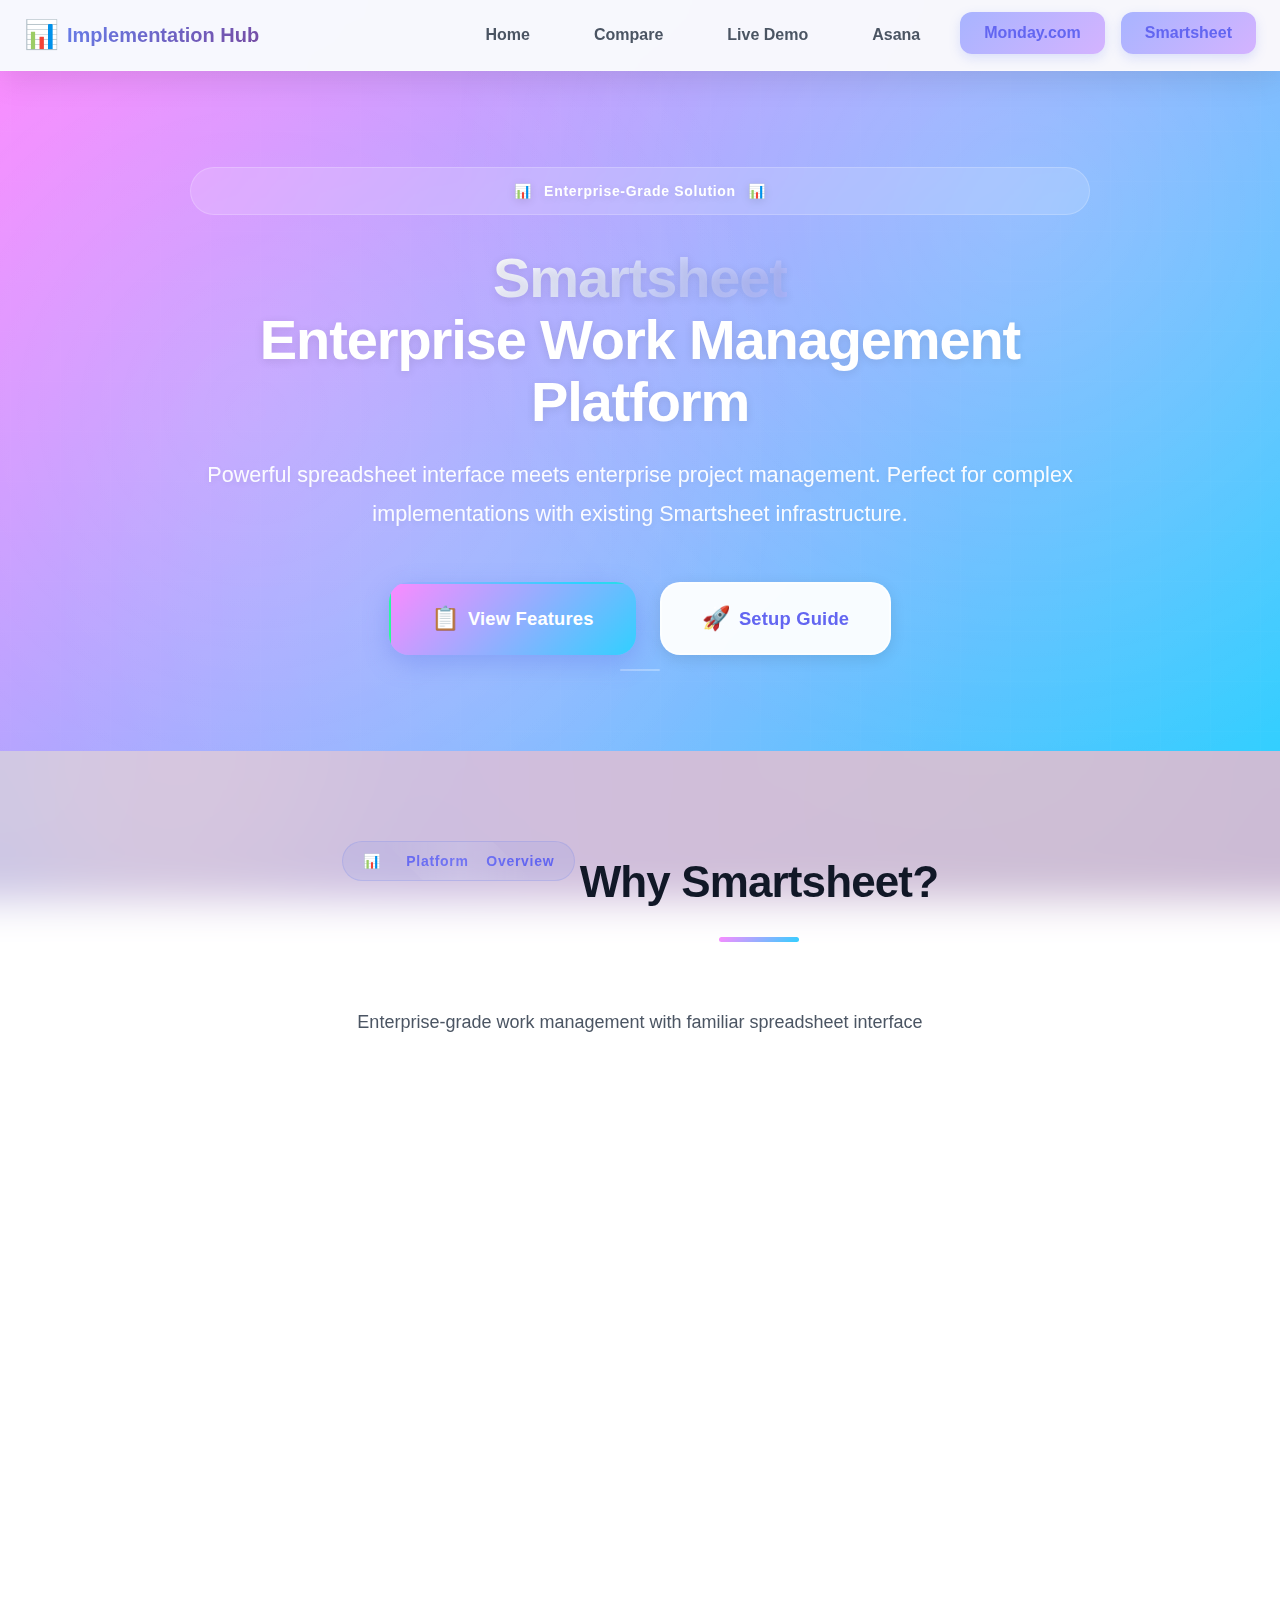
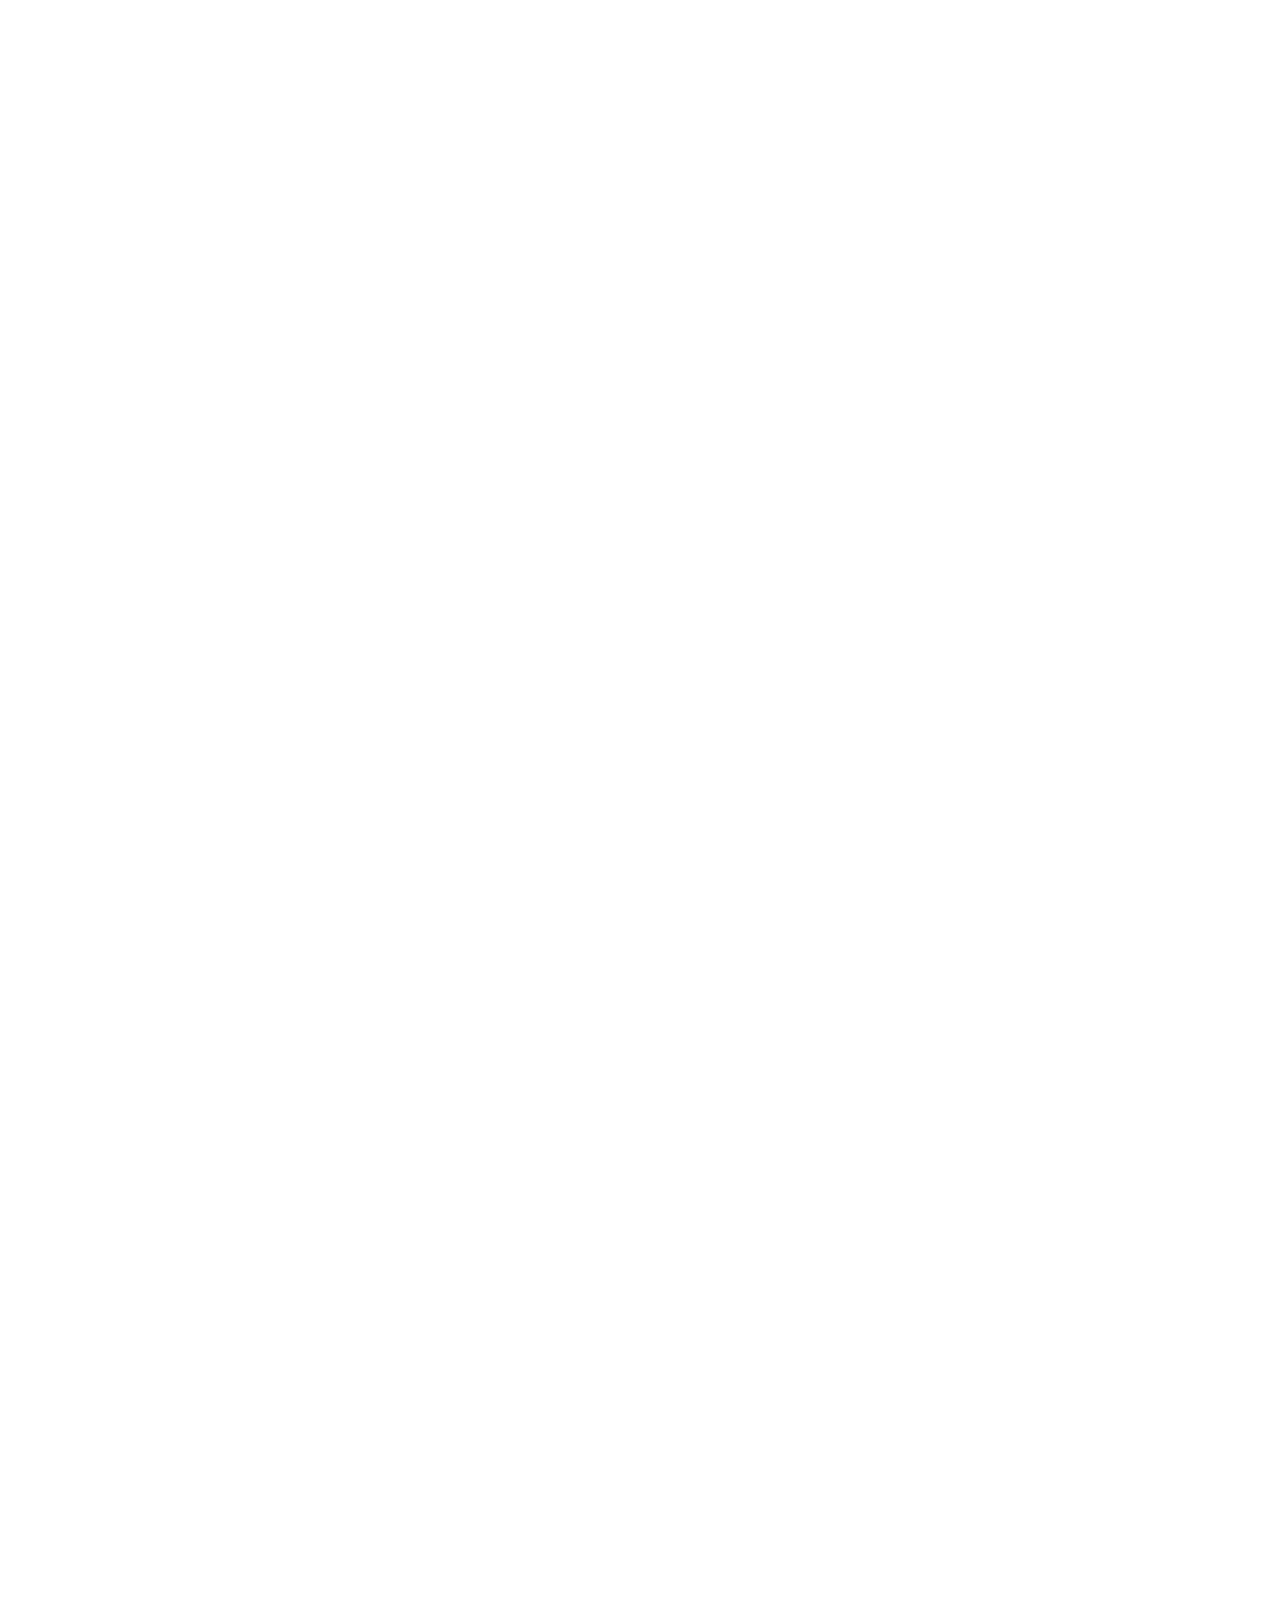
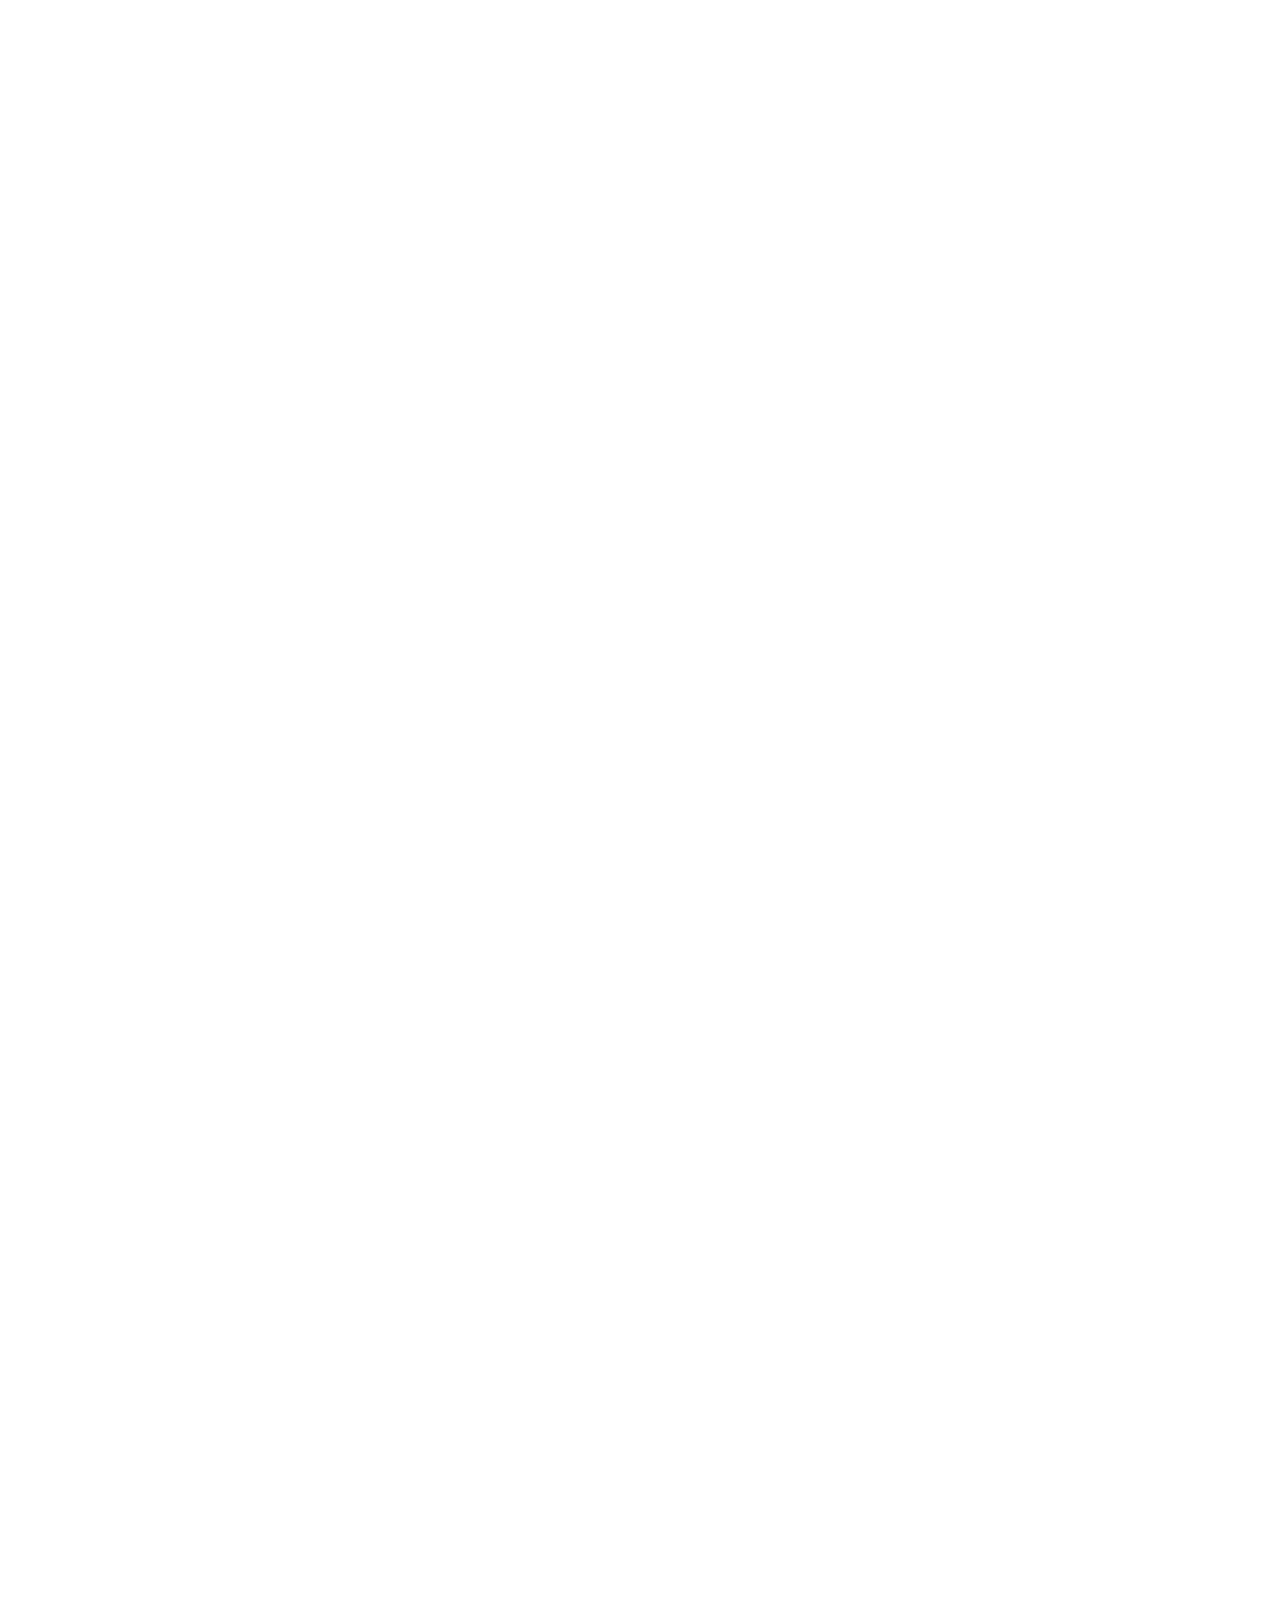
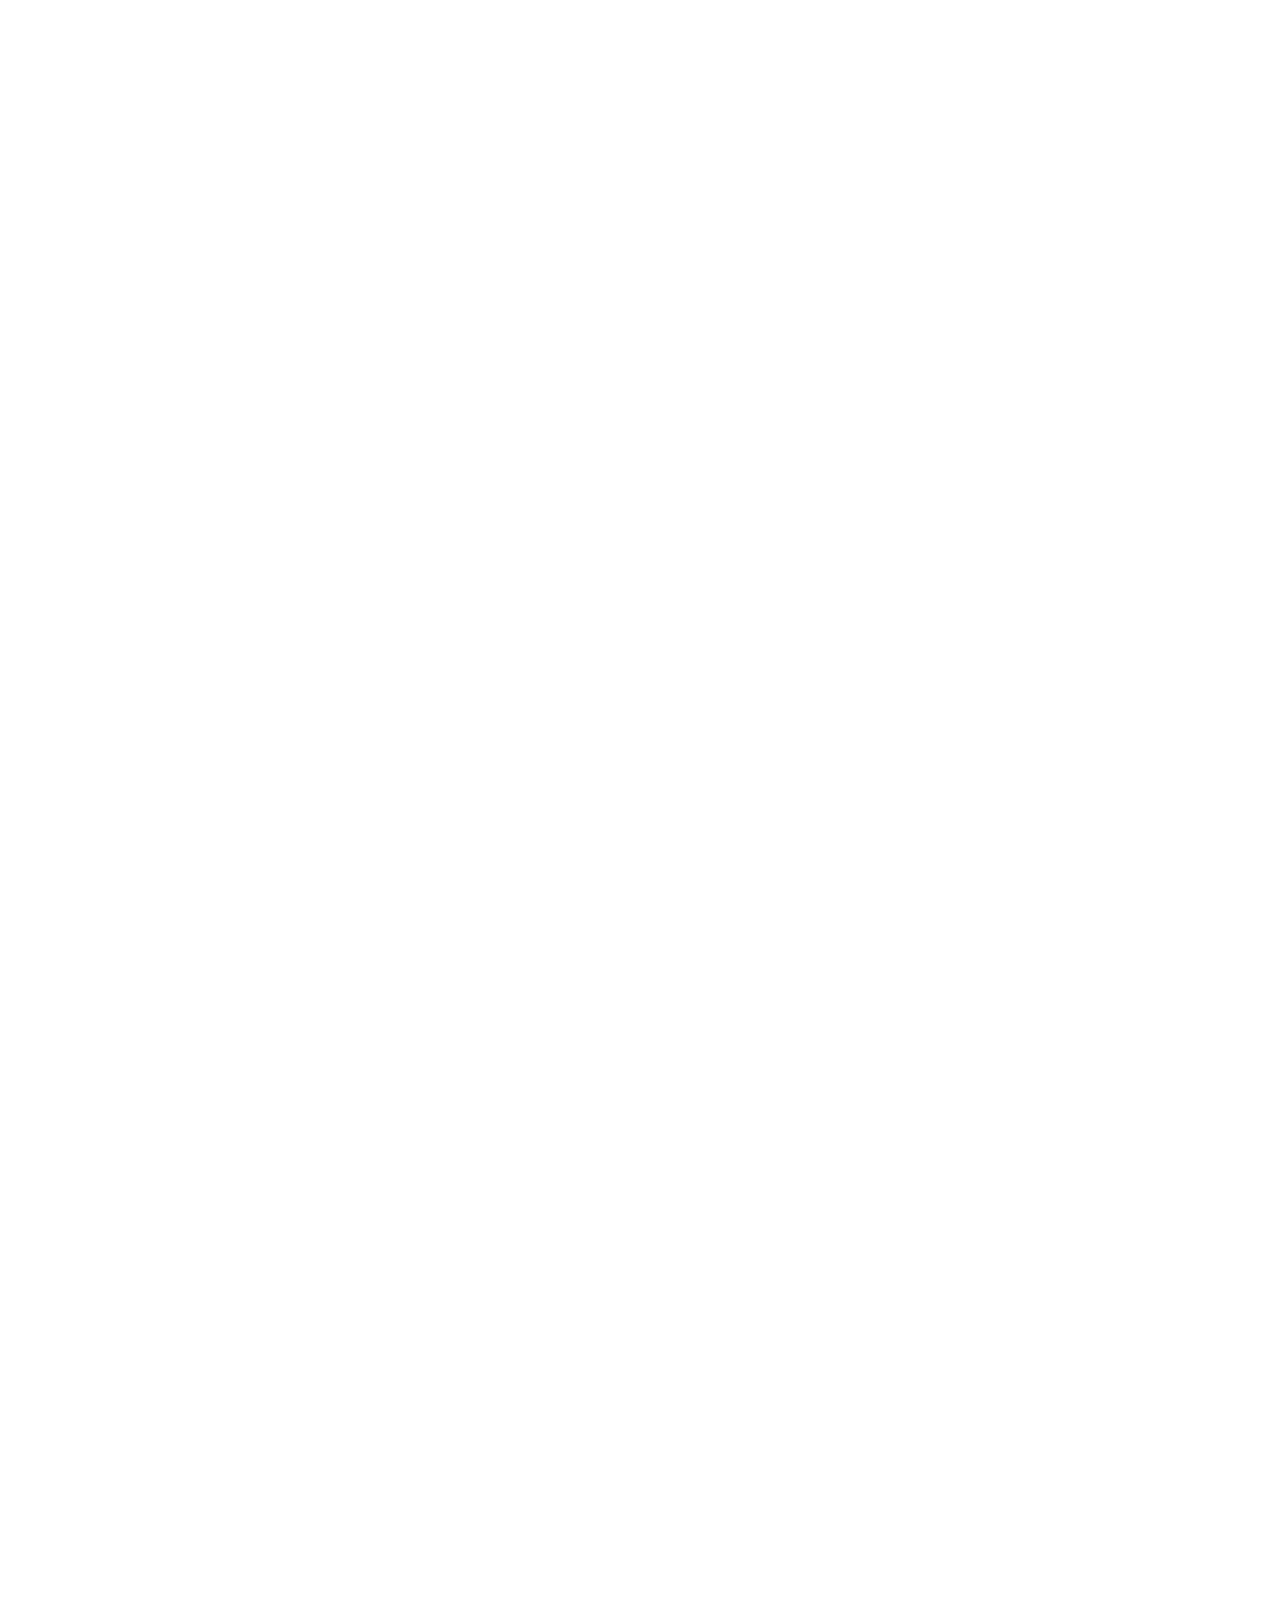
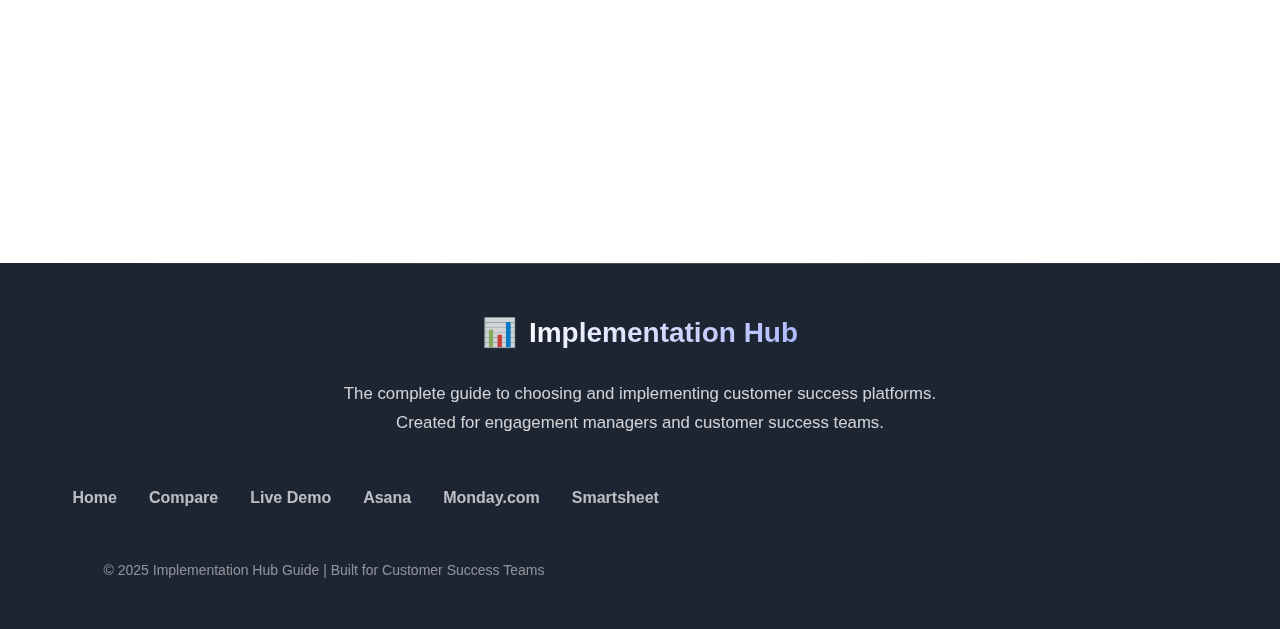
<file: monday.html>
<!DOCTYPE html>
<html lang="en">
<head>
    <meta charset="UTF-8">
    <meta name="viewport" content="width=device-width, initial-scale=1.0">
    <title>Smartsheet Guide - Implementation Hub</title>
    <link rel="stylesheet" href="styles.css">
</head>
<body>
    <!-- Animated Background -->
    <div class="animated-bg">
        <div class="gradient-orb orb-1"></div>
        <div class="gradient-orb orb-2"></div>
        <div class="gradient-orb orb-3"></div>
    </div>

    <!-- Navigation -->
    <nav class="navbar">
        <div class="nav-container">
            <a href="index.html" class="nav-brand">
                <span class="logo">📊</span>
                <span class="brand-text">Implementation Hub</span>
            </a>
            <div class="nav-links">
                <a href="index.html">Home</a>
                <a href="comparison.html">Compare</a>
                <a href="demo.html">Live Demo</a>
                <a href="asana.html">Asana</a>
                <a href="monday.html">Monday.com</a>
                <a href="smartsheet.html" class="active">Smartsheet</a>
            </div>
        </div>
    </nav>

    <!-- Hero Section -->
    <header class="hero">
        <div class="hero-content">
            <div class="hero-badge">
                <span style="margin-right: 0.5rem;">📊</span>
                Enterprise-Grade Solution
                <span style="margin-left: 0.5rem;">📊</span>
            </div>
            <h1 class="hero-title">
                <span class="gradient-text">Smartsheet</span><br>
                Enterprise Work Management Platform
            </h1>
            <p class="hero-subtitle">
                Powerful spreadsheet interface meets enterprise project management. 
                Perfect for complex implementations with existing Smartsheet infrastructure.
            </p>
            <div class="hero-buttons">
                <a href="#features" class="btn btn-primary btn-large">
                    <span>📋</span>
                    View Features
                </a>
                <a href="#setup" class="btn btn-secondary btn-large">
                    <span>🚀</span>
                    Setup Guide
                </a>
            </div>
        </div>
    </header>

    <!-- Main Content -->
    <main class="container">
        <!-- Overview Section -->
        <section class="section">
            <div class="section-header">
                <span class="section-badge">
                    <span style="margin-right: 0.5rem;">📊</span>
                    Platform Overview
                </span>
                <h2 class="section-title">Why Smartsheet?</h2>
                <p class="section-subtitle">
                    Enterprise-grade work management with familiar spreadsheet interface
                </p>
            </div>

            <div class="cards">
                <div class="card">
                    <div class="card-icon">📊</div>
                    <h3>Familiar Interface</h3>
                    <p>Excel-like grid interface your team already knows. Minimal learning curve with spreadsheet familiarity.</p>
                </div>

                <div class="card">
                    <div class="card-icon">🏢</div>
                    <h3>Enterprise Ready</h3>
                    <p>SOC 2, HIPAA, and GDPR compliant. Enterprise SSO, admin controls, and governance features built-in.</p>
                </div>

                <div class="card">
                    <div class="card-icon">🔗</div>
                    <h3>Powerful Integration</h3>
                    <p>Native integrations with Salesforce, Jira, ServiceNow, Microsoft, Google, and 100+ enterprise tools.</p>
                </div>

                <div class="card">
                    <div class="card-icon">📈</div>
                    <h3>Advanced Reporting</h3>
                    <p>Dynamic dashboards with real-time charts, metrics, and roll-up reports across multiple sheets.</p>
                </div>

                <div class="card">
                    <div class="card-icon">🔄</div>
                    <h3>Workflow Automation</h3>
                    <p>Complex multi-step workflows with approval chains, notifications, and conditional logic.</p>
                </div>

                <div class="card">
                    <div class="card-icon">👥</div>
                    <h3>Resource Management</h3>
                    <p>Built-in resource allocation, capacity planning, and portfolio management capabilities.</p>
                </div>
            </div>
        </section>

        <!-- Pricing Section -->
        <section class="section">
            <div class="section-header">
                <span class="section-badge">
                    <span style="margin-right: 0.5rem;">💰</span>
                    Pricing
                </span>
                <h2 class="section-title">Enterprise Investment</h2>
            </div>

            <div class="platform-grid">
                <div class="platform-card smartsheet-card">
                    <div class="platform-header">
                        <h3>Business Plan</h3>
                        <span class="badge">Small Teams</span>
                    </div>
                    <div class="platform-body">
                        <div class="platform-stats">
                            <div class="stat">
                                <div class="stat-label">Cost</div>
                                <div class="stat-value">$210/mo</div>
                            </div>
                            <div class="stat">
                                <div class="stat-label">Users</div>
                                <div class="stat-value">3-10 users</div>
                            </div>
                            <div class="stat">
                                <div class="stat-label">Setup</div>
                                <div class="stat-value">2-3 weeks</div>
                            </div>
                        </div>
                        <p class="platform-description">
                            $7/user/month minimum 3 users (billed annually). Good for small teams getting started with Smartsheet.
                        </p>
                        <ul class="feature-list">
                            <li>Unlimited sheets and reports</li>
                            <li>Grid, Gantt, Card, Calendar views</li>
                            <li>Advanced formulas (200+ functions)</li>
                            <li>Conditional formatting</li>
                            <li>Forms and proofing</li>
                            <li>Basic automation</li>
                            <li>Document management</li>
                            <li>Real-time collaboration</li>
                            <li>Version history</li>
                            <li>Mobile apps</li>
                        </ul>
                    </div>
                </div>

                <div class="platform-card smartsheet-card">
                    <div class="platform-header">
                        <h3>Enterprise Plan</h3>
                        <span class="badge">Recommended</span>
                    </div>
                    <div class="platform-body">
                        <div class="platform-stats">
                            <div class="stat">
                                <div class="stat-label">Cost</div>
                                <div class="stat-value">$350/mo</div>
                            </div>
                            <div class="stat">
                                <div class="stat-label">Users</div>
                                <div class="stat-value">14 users</div>
                            </div>
                            <div class="stat">
                                <div class="stat-label">Setup</div>
                                <div class="stat-value">2-3 weeks</div>
                            </div>
                        </div>
                        <p class="platform-description">
                            $25/user/month (billed annually). Perfect for teams of 15-25 managing customer implementations with enterprise features.
                        </p>
                        <ul class="feature-list">
                            <li>All Business features</li>
                            <li>Advanced workflows & automation</li>
                            <li>Dynamic dashboards (unlimited widgets)</li>
                            <li>Resource management</li>
                            <li>Portfolio rollup views</li>
                            <li>Enterprise integrations (Salesforce, Jira, ServiceNow)</li>
                            <li>SOC 2, HIPAA, GDPR compliance</li>
                            <li>SSO & SAML authentication</li>
                            <li>Advanced admin controls</li>
                            <li>API access</li>
                            <li>Dedicated support</li>
                        </ul>
                    </div>
                </div>
            </div>
        </section>

        <!-- Best For Section -->
        <section class="section">
            <div class="section-header">
                <span class="section-badge">🎯 Best Fit</span>
                <h2 class="section-title">Ideal Use Cases</h2>
            </div>

            <div class="cards">
                <div class="card">
                    <div class="card-icon">🏢</div>
                    <h3>Enterprise Organizations</h3>
                    <p>Already using Smartsheet for other processes? Perfect fit for implementation tracking with existing infrastructure.</p>
                </div>

                <div class="card">
                    <div class="card-icon">🔐</div>
                    <h3>Regulated Industries</h3>
                    <p>Healthcare, finance, or other industries requiring SOC 2, HIPAA, or GDPR compliance with advanced security controls.</p>
                </div>

                <div class="card">
                    <div class="card-icon">🔗</div>
                    <h3>Complex Integrations</h3>
                    <p>Need deep integration with Salesforce, ServiceNow, or other enterprise tools? Smartsheet offers robust native connectors.</p>
                </div>

                <div class="card">
                    <div class="card-icon">📊</div>
                    <h3>Executive Reporting</h3>
                    <p>Leadership needs sophisticated dashboards with portfolio views, resource utilization, and executive-level KPIs.</p>
                </div>
            </div>
        </section>

        <!-- Pros & Cons Section -->
        <section class="section">
            <div class="section-header">
                <span class="section-badge">⚖️ Decision Factors</span>
                <h2 class="section-title">Strengths & Considerations</h2>
            </div>

            <div class="comparison-quick">
                <div class="comparison-table-modern">
                    <div class="comparison-row header-row">
                        <div class="comparison-cell">Strengths</div>
                        <div class="comparison-cell">Considerations</div>
                    </div>
                    <div class="comparison-row">
                        <div class="comparison-cell">✅ Familiar spreadsheet interface</div>
                        <div class="comparison-cell">⚠️ Highest cost at $350/month</div>
                    </div>
                    <div class="comparison-row">
                        <div class="comparison-cell">✅ Enterprise security & compliance</div>
                        <div class="comparison-cell">⚠️ Advanced features have learning curve</div>
                    </div>
                    <div class="comparison-row">
                        <div class="comparison-cell">✅ Native Salesforce & Jira integration</div>
                        <div class="comparison-cell">⚠️ Setup takes longer (2-3 weeks)</div>
                    </div>
                    <div class="comparison-row">
                        <div class="comparison-cell">✅ Advanced reporting & dashboards</div>
                        <div class="comparison-cell">⚠️ Mobile app less intuitive</div>
                    </div>
                    <div class="comparison-row">
                        <div class="comparison-cell">✅ Built-in resource management</div>
                        <div class="comparison-cell">⚠️ Can become complex at scale</div>
                    </div>
                </div>
            </div>
        </section>

        <!-- CTA Section -->
        <section class="section cta-section">
            <div class="cta-card">
                <h2>Ready to Implement Smartsheet?</h2>
                <p>
                    Download our complete setup guide with templates, formulas, and best practices 
                    for customer implementation tracking.
                </p>
                <div class="cta-buttons">
                    <a href="smartsheet_setup_guide.md" class="btn btn-primary btn-large" download>
                        Download Setup Guide
                    </a>
                    <a href="comparison.html" class="btn btn-secondary btn-large">
                        Compare Platforms
                    </a>
                </div>
            </div>
        </section>
    </main>

    <!-- Footer -->
    <footer class="footer">
        <div class="footer-content">
            <div class="footer-brand">
                <span class="logo">📊</span>
                <span class="brand-text">Implementation Hub</span>
            </div>
            <p class="footer-text">
                The complete guide to choosing and implementing customer success platforms.
                Created for engagement managers and customer success teams.
            </p>
            <p class="footer-links">
                <a href="index.html">Home</a>
                <a href="comparison.html">Compare</a>
                <a href="demo.html">Live Demo</a>
                <a href="asana.html">Asana</a>
                <a href="monday.html">Monday.com</a>
                <a href="smartsheet.html">Smartsheet</a>
            </p>
            <p class="footer-copyright">
                © 2025 Implementation Hub Guide | Built for Customer Success Teams
            </p>
        </div>
    </footer>

    <script src="script.js"></script>
</body>
</html>
</file>
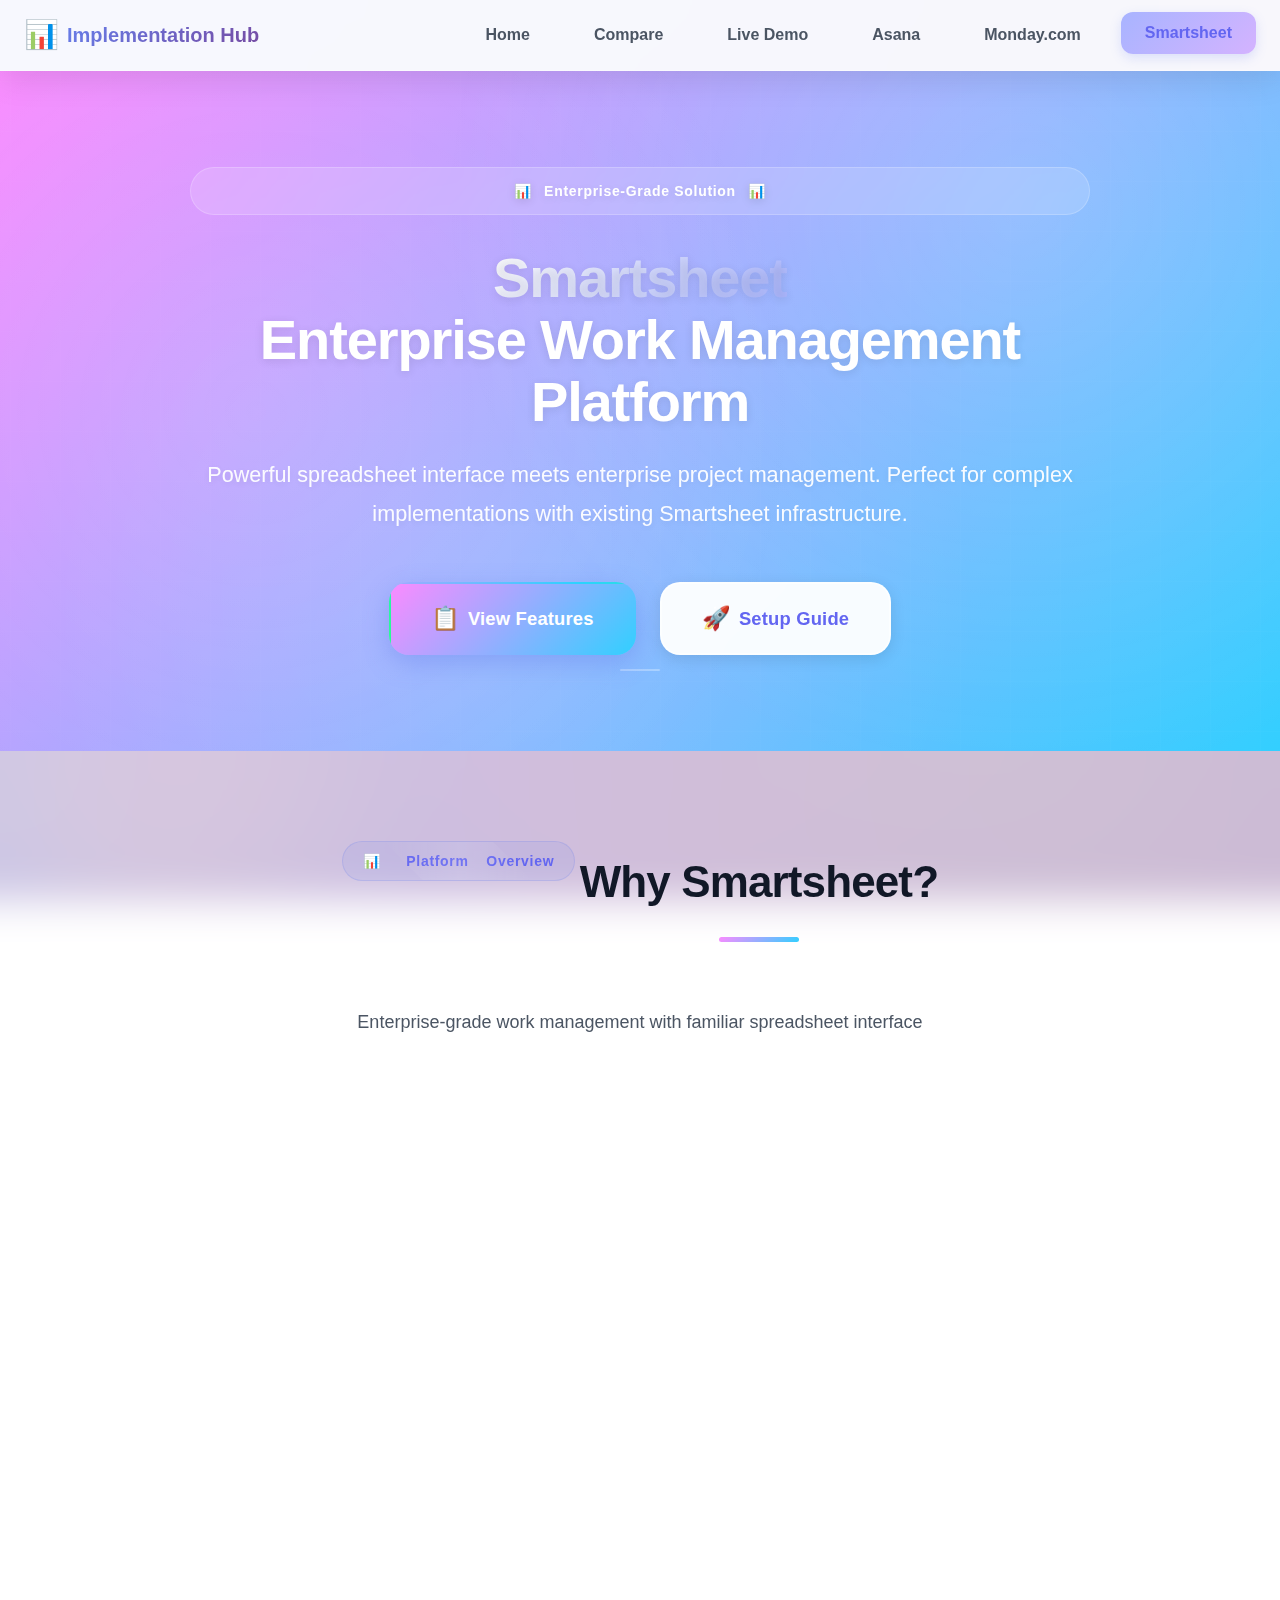
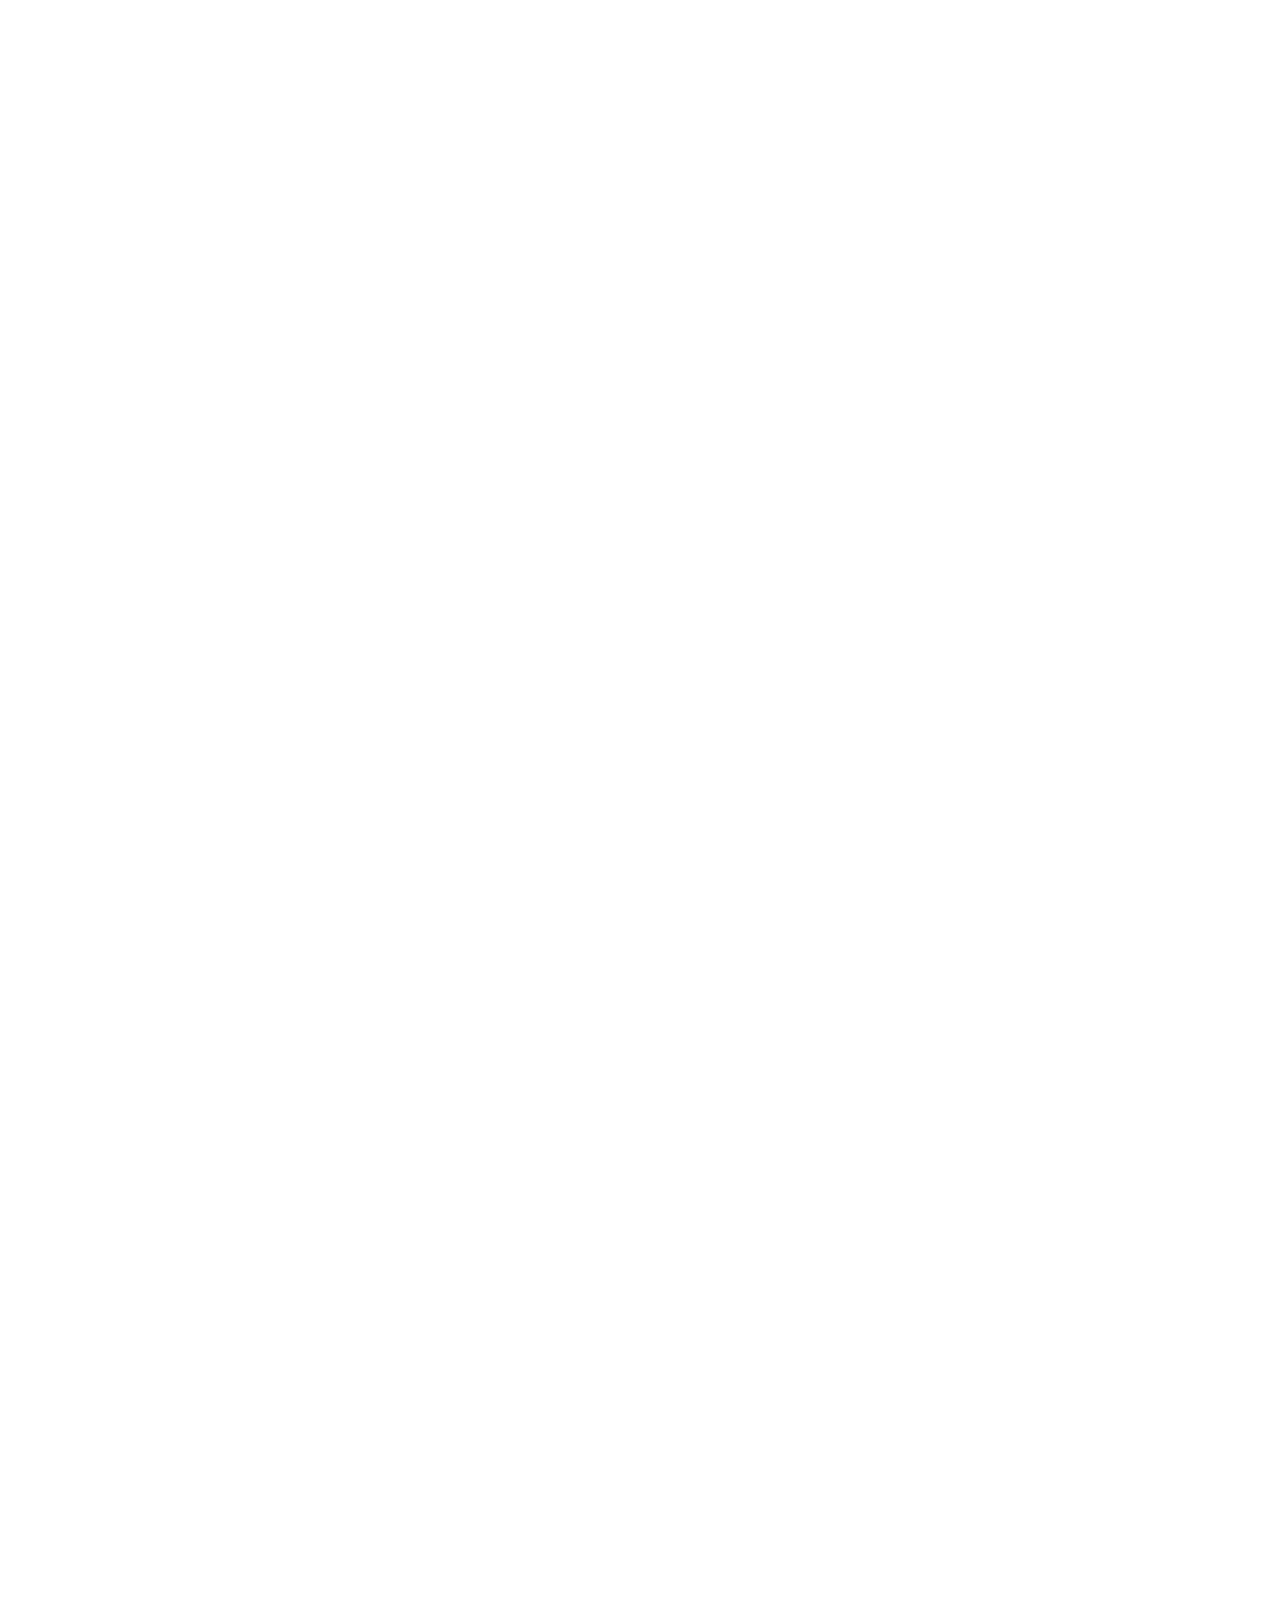
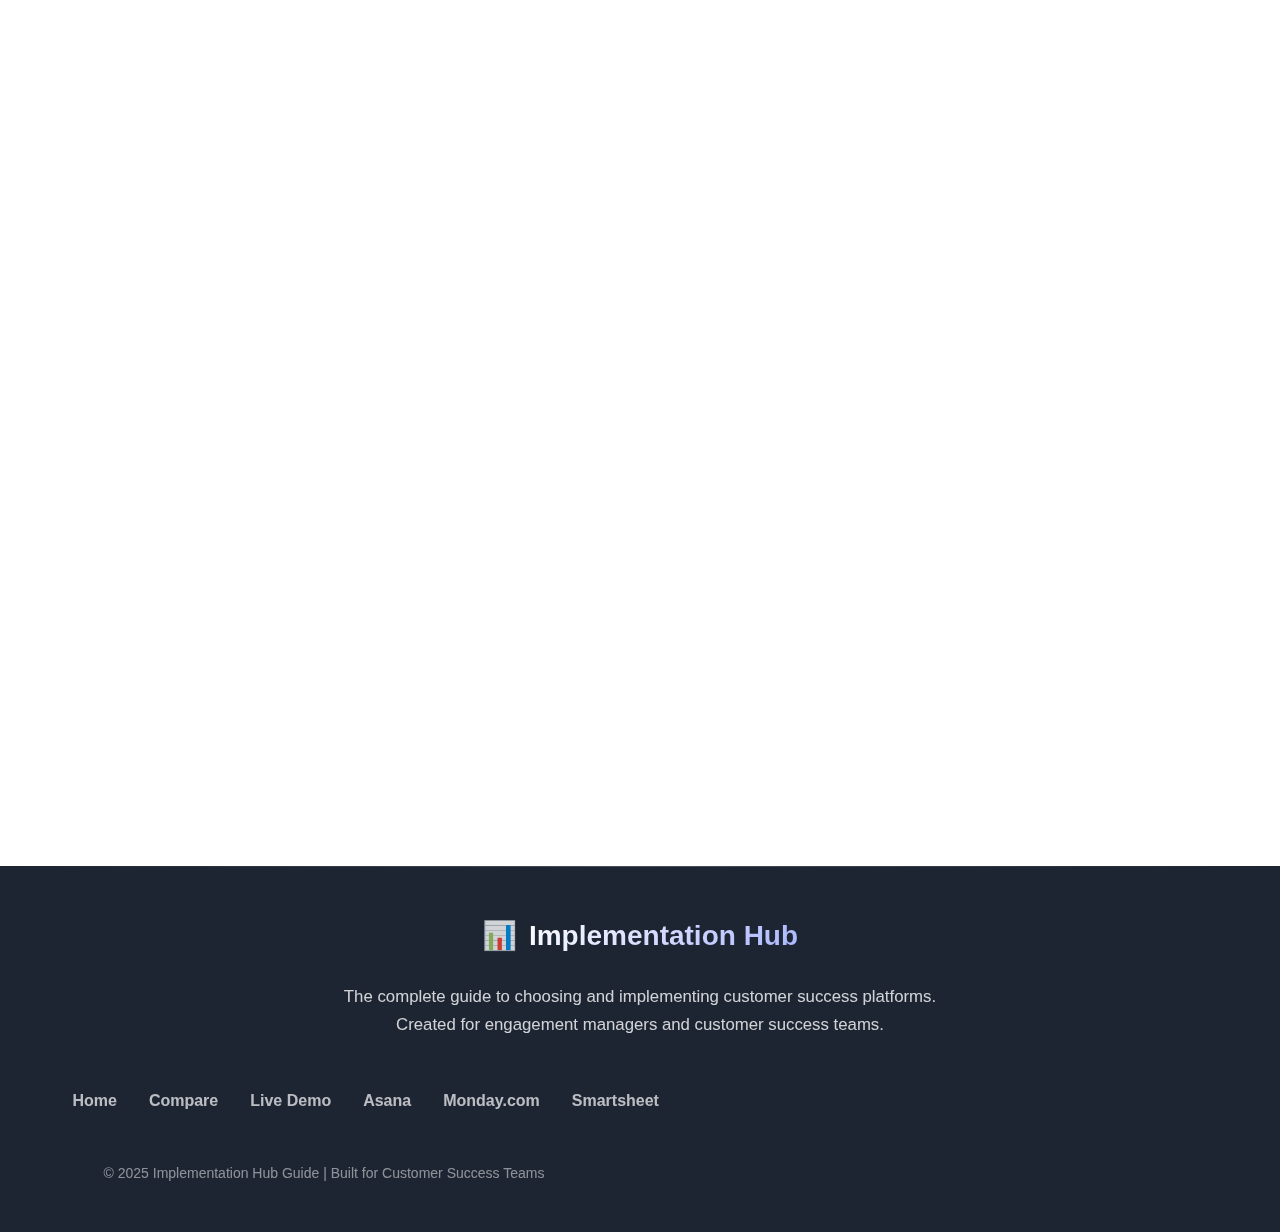
<file: smartsheet.html>
<!DOCTYPE html>
<html lang="en">
<head>
    <meta charset="UTF-8">
    <meta name="viewport" content="width=device-width, initial-scale=1.0">
    <title>Smartsheet Guide - Implementation Hub</title>
    <link rel="stylesheet" href="styles.css">
</head>
<body>
    <!-- Animated Background -->
    <div class="animated-bg">
        <div class="gradient-orb orb-1"></div>
        <div class="gradient-orb orb-2"></div>
        <div class="gradient-orb orb-3"></div>
    </div>

    <!-- Navigation -->
    <nav class="navbar">
        <div class="nav-container">
            <a href="index.html" class="nav-brand">
                <span class="logo">📊</span>
                <span class="brand-text">Implementation Hub</span>
            </a>
            <div class="nav-links">
                <a href="index.html">Home</a>
                <a href="comparison.html">Compare</a>
                <a href="demo.html">Live Demo</a>
                <a href="asana.html">Asana</a>
                <a href="monday.html">Monday.com</a>
                <a href="smartsheet.html" class="active">Smartsheet</a>
            </div>
        </div>
    </nav>

    <!-- Hero Section -->
    <header class="hero">
        <div class="hero-content">
            <div class="hero-badge">
                <span style="margin-right: 0.5rem;">📊</span>
                Enterprise-Grade Solution
                <span style="margin-left: 0.5rem;">📊</span>
            </div>
            <h1 class="hero-title">
                <span class="gradient-text">Smartsheet</span><br>
                Enterprise Work Management Platform
            </h1>
            <p class="hero-subtitle">
                Powerful spreadsheet interface meets enterprise project management. 
                Perfect for complex implementations with existing Smartsheet infrastructure.
            </p>
            <div class="hero-buttons">
                <a href="#features" class="btn btn-primary btn-large">
                    <span>📋</span>
                    View Features
                </a>
                <a href="#setup" class="btn btn-secondary btn-large">
                    <span>🚀</span>
                    Setup Guide
                </a>
            </div>
        </div>
    </header>

    <!-- Main Content -->
    <main class="container">
        <!-- Overview Section -->
        <section class="section">
            <div class="section-header">
                <span class="section-badge">
                    <span style="margin-right: 0.5rem;">📊</span>
                    Platform Overview
                </span>
                <h2 class="section-title">Why Smartsheet?</h2>
                <p class="section-subtitle">
                    Enterprise-grade work management with familiar spreadsheet interface
                </p>
            </div>

            <div class="cards">
                <div class="card">
                    <div class="card-icon">📊</div>
                    <h3>Familiar Interface</h3>
                    <p>Excel-like grid interface your team already knows. Minimal learning curve with spreadsheet familiarity.</p>
                </div>

                <div class="card">
                    <div class="card-icon">🏢</div>
                    <h3>Enterprise Ready</h3>
                    <p>SOC 2, HIPAA, and GDPR compliant. Enterprise SSO, admin controls, and governance features built-in.</p>
                </div>

                <div class="card">
                    <div class="card-icon">🔗</div>
                    <h3>Powerful Integration</h3>
                    <p>Native integrations with Salesforce, Jira, ServiceNow, Microsoft, Google, and 100+ enterprise tools.</p>
                </div>

                <div class="card">
                    <div class="card-icon">📈</div>
                    <h3>Advanced Reporting</h3>
                    <p>Dynamic dashboards with real-time charts, metrics, and roll-up reports across multiple sheets.</p>
                </div>

                <div class="card">
                    <div class="card-icon">🔄</div>
                    <h3>Workflow Automation</h3>
                    <p>Complex multi-step workflows with approval chains, notifications, and conditional logic.</p>
                </div>

                <div class="card">
                    <div class="card-icon">👥</div>
                    <h3>Resource Management</h3>
                    <p>Built-in resource allocation, capacity planning, and portfolio management capabilities.</p>
                </div>
            </div>
        </section>

        <!-- Best For Section -->
        <section class="section">
            <div class="section-header">
                <span class="section-badge">🎯 Best Fit</span>
                <h2 class="section-title">Ideal Use Cases</h2>
            </div>

            <div class="cards">
                <div class="card">
                    <div class="card-icon">🏢</div>
                    <h3>Enterprise Organizations</h3>
                    <p>Already using Smartsheet for other processes? Perfect fit for implementation tracking with existing infrastructure.</p>
                </div>

                <div class="card">
                    <div class="card-icon">🔐</div>
                    <h3>Regulated Industries</h3>
                    <p>Healthcare, finance, or other industries requiring SOC 2, HIPAA, or GDPR compliance with advanced security controls.</p>
                </div>

                <div class="card">
                    <div class="card-icon">🔗</div>
                    <h3>Complex Integrations</h3>
                    <p>Need deep integration with Salesforce, ServiceNow, or other enterprise tools? Smartsheet offers robust native connectors.</p>
                </div>

                <div class="card">
                    <div class="card-icon">📊</div>
                    <h3>Executive Reporting</h3>
                    <p>Leadership needs sophisticated dashboards with portfolio views, resource utilization, and executive-level KPIs.</p>
                </div>
            </div>
        </section>

        <!-- CTA Section -->
        <section class="section cta-section">
            <div class="cta-card">
                <h2>Ready to Implement Smartsheet?</h2>
                <p>
                    Download our complete setup guide with templates, formulas, and best practices 
                    for customer implementation tracking.
                </p>
                <div class="cta-buttons">
                    <a href="smartsheet_setup_guide.md" class="btn btn-primary btn-large" download>
                        Download Setup Guide
                    </a>
                    <a href="comparison.html" class="btn btn-secondary btn-large">
                        Compare Platforms
                    </a>
                </div>
            </div>
        </section>
    </main>

    <!-- Footer -->
    <footer class="footer">
        <div class="footer-content">
            <div class="footer-brand">
                <span class="logo">📊</span>
                <span class="brand-text">Implementation Hub</span>
            </div>
            <p class="footer-text">
                The complete guide to choosing and implementing customer success platforms.
                Created for engagement managers and customer success teams.
            </p>
            <p class="footer-links">
                <a href="index.html">Home</a>
                <a href="comparison.html">Compare</a>
                <a href="demo.html">Live Demo</a>
                <a href="asana.html">Asana</a>
                <a href="monday.html">Monday.com</a>
                <a href="smartsheet.html">Smartsheet</a>
            </p>
            <p class="footer-copyright">
                © 2025 Implementation Hub Guide | Built for Customer Success Teams
            </p>
        </div>
    </footer>

    <script src="script.js"></script>
</body>
</html>
</file>
<file: styles.css>
/* ============================================
   GLOBAL STYLES & RESET
   ============================================ */
:root {
    /* Brand Colors with Enhanced Gradients */
    --asana-primary: #f06a6a;
    --asana-secondary: #ffc7c7;
    --asana-gradient: linear-gradient(135deg, #ee9ca7 0%, #ffdde1 100%);
    --asana-gradient-vibrant: linear-gradient(135deg, #f093fb 0%, #f5576c 100%);
    
    --monday-primary: #ff3d57;
    --monday-secondary: #ffb3c1;
    --monday-gradient: linear-gradient(135deg, #fa709a 0%, #fee140 100%);
    --monday-gradient-alt: linear-gradient(135deg, #ff6b9d 0%, #fec163 100%);
    
    --airtable-primary: #fcb400;
    --airtable-secondary: #ffd666;
    --airtable-gradient: linear-gradient(135deg, #ffecd2 0%, #fcb69f 100%);
    --airtable-gradient-vibrant: linear-gradient(135deg, #ffd89b 0%, #19547b 100%);
    
    /* Enhanced Primary Gradients */
    --primary: #6366f1;
    --primary-gradient: linear-gradient(135deg, #667eea 0%, #764ba2 100%);
    --primary-gradient-alt: linear-gradient(135deg, #5f72bd 0%, #9b23ea 100%);
    --primary-gradient-light: linear-gradient(135deg, #a8b4ff 0%, #d4b3ff 100%);
    
    /* Accent Gradients */
    --gradient-cosmic: linear-gradient(135deg, #fa8bff 0%, #2bd2ff 52%, #2bff88 90%);
    --gradient-sunset: linear-gradient(135deg, #ff6b6b 0%, #feca57 100%);
    --gradient-ocean: linear-gradient(135deg, #667eea 0%, #764ba2 100%);
    --gradient-mint: linear-gradient(135deg, #0ba360 0%, #3cba92 100%);
    --gradient-rose: linear-gradient(135deg, #f857a6 0%, #ff5858 100%);
    
    /* Neutral Colors */
    --secondary: #7c3aed;
    --success: #10b981;
    --warning: #f59e0b;
    --danger: #ef4444;
    --dark: #1f2937;
    --gray-900: #111827;
    --gray-800: #1f2937;
    --gray-700: #374151;
    --gray-600: #4b5563;
    --gray-500: #6b7280;
    --gray-400: #9ca3af;
    --gray-300: #d1d5db;
    --gray-200: #e5e7eb;
    --gray-100: #f3f4f6;
    --gray-50: #f9fafb;
    --white: #ffffff;
    
    /* Typography */
    --font-sans: -apple-system, BlinkMacSystemFont, 'Segoe UI', Roboto, 'Helvetica Neue', Arial, sans-serif;
    --font-mono: 'Courier New', Courier, monospace;
    
    /* Spacing */
    --space-xs: 0.25rem;
    --space-sm: 0.5rem;
    --space-md: 1rem;
    --space-lg: 1.5rem;
    --space-xl: 2rem;
    --space-2xl: 3rem;
    --space-3xl: 4rem;
    
    /* Borders */
    --radius-sm: 0.25rem;
    --radius-md: 0.5rem;
    --radius-lg: 0.75rem;
    --radius-xl: 1rem;
    
    /* Shadows */
    --shadow-sm: 0 1px 2px 0 rgba(0, 0, 0, 0.05);
    --shadow-md: 0 4px 6px -1px rgba(0, 0, 0, 0.1);
    --shadow-lg: 0 10px 15px -3px rgba(0, 0, 0, 0.1);
    --shadow-xl: 0 20px 25px -5px rgba(0, 0, 0, 0.1);
}

* {
    margin: 0;
    padding: 0;
    box-sizing: border-box;
}

html {
    scroll-behavior: smooth;
}

body {
    font-family: var(--font-sans);
    font-size: 16px;
    line-height: 1.6;
    color: var(--gray-800);
    background: linear-gradient(135deg, #667eea 0%, #764ba2 100%);
    background-attachment: fixed;
    position: relative;
    -webkit-font-smoothing: antialiased;
    -moz-osx-font-smoothing: grayscale;
}

body::before {
    content: '';
    position: fixed;
    top: 0;
    left: 0;
    right: 0;
    bottom: 0;
    background: 
        radial-gradient(circle at 20% 50%, rgba(120, 119, 198, 0.3), transparent 50%),
        radial-gradient(circle at 80% 80%, rgba(252, 180, 0, 0.15), transparent 50%),
        radial-gradient(circle at 40% 80%, rgba(255, 61, 87, 0.2), transparent 50%);
    pointer-events: none;
    z-index: 0;
}

body > * {
    position: relative;
    z-index: 1;
}

/* Glassmorphism utility class */
.glass {
    background: rgba(255, 255, 255, 0.1);
    backdrop-filter: blur(10px);
    -webkit-backdrop-filter: blur(10px);
    border: 1px solid rgba(255, 255, 255, 0.2);
}

/* ============================================
   ANIMATIONS & KEYFRAMES
   ============================================ */
@keyframes fadeInUp {
    from {
        opacity: 0;
        transform: translateY(30px);
    }
    to {
        opacity: 1;
        transform: translateY(0);
    }
}

@keyframes fadeIn {
    from { opacity: 0; }
    to { opacity: 1; }
}

@keyframes slideInRight {
    from {
        opacity: 0;
        transform: translateX(-30px);
    }
    to {
        opacity: 1;
        transform: translateX(0);
    }
}

@keyframes pulse {
    0%, 100% {
        transform: scale(1);
    }
    50% {
        transform: scale(1.05);
    }
}

@keyframes float {
    0%, 100% {
        transform: translateY(0px);
    }
    50% {
        transform: translateY(-15px);
    }
}

@keyframes shimmer {
    0% {
        background-position: -1000px 0;
    }
    100% {
        background-position: 1000px 0;
    }
}

@keyframes glow {
    0%, 100% {
        box-shadow: 0 0 20px rgba(102, 126, 234, 0.4);
    }
    50% {
        box-shadow: 0 0 40px rgba(102, 126, 234, 0.8);
    }
}

@keyframes slideInScale {
    from {
        opacity: 0;
        transform: scale(0.9) translateY(20px);
    }
    to {
        opacity: 1;
        transform: scale(1) translateY(0);
    }
}

@keyframes bounceIn {
    0% {
        opacity: 0;
        transform: scale(0.3);
    }
    50% {
        opacity: 1;
        transform: scale(1.05);
    }
    70% {
        transform: scale(0.9);
    }
    100% {
        transform: scale(1);
    }
}

@keyframes gradientShift {
    0% {
        background-position: 0% 50%;
    }
    50% {
        background-position: 100% 50%;
    }
    100% {
        background-position: 0% 50%;
    }
}

@keyframes rotateGradient {
    0% {
        filter: hue-rotate(0deg);
    }
    100% {
        filter: hue-rotate(360deg);
    }
}

.animate-fadeInUp {
    animation: fadeInUp 0.6s ease-out;
}

.animate-float {
    animation: float 4s ease-in-out infinite;
}

.animate-pulse {
    animation: pulse 2s ease-in-out infinite;
}

.animate-glow {
    animation: glow 3s ease-in-out infinite;
}

.animate-slideInScale {
    animation: slideInScale 0.6s cubic-bezier(0.34, 1.56, 0.64, 1);
}

/* ============================================
   NAVIGATION
   ============================================ */
.navbar {
    background: rgba(255, 255, 255, 0.95);
    backdrop-filter: blur(20px);
    -webkit-backdrop-filter: blur(20px);
    box-shadow: 0 8px 32px rgba(0, 0, 0, 0.1);
    position: sticky;
    top: 0;
    z-index: 1000;
    border-bottom: 1px solid rgba(255, 255, 255, 0.3);
}

.nav-container {
    max-width: 1280px;
    margin: 0 auto;
    padding: 0 var(--space-lg);
    display: flex;
    justify-content: space-between;
    align-items: center;
    height: 70px;
}

.nav-brand {
    display: flex;
    align-items: center;
    gap: var(--space-sm);
    font-weight: 700;
    font-size: 1.25rem;
    color: var(--gray-900);
    text-decoration: none;
    transition: all 0.3s ease;
}

.nav-brand:hover {
    transform: scale(1.05);
}

.logo {
    font-size: 1.75rem;
    animation: float 3s ease-in-out infinite;
}

.brand-text {
    background: var(--primary-gradient);
    -webkit-background-clip: text;
    -webkit-text-fill-color: transparent;
    background-clip: text;
}

.nav-links {
    display: flex;
    gap: var(--space-md);
}

.nav-links a {
    color: var(--gray-600);
    text-decoration: none;
    font-weight: 600;
    transition: all 0.3s cubic-bezier(0.4, 0, 0.2, 1);
    padding: var(--space-sm) var(--space-lg);
    border-radius: 12px;
    position: relative;
    overflow: hidden;
}

.nav-links a::before {
    content: '';
    position: absolute;
    top: 0;
    left: 0;
    width: 100%;
    height: 100%;
    background: var(--primary-gradient-light);
    opacity: 0;
    transition: opacity 0.3s ease;
    z-index: -1;
}

.nav-links a:hover::before {
    opacity: 1;
}

.nav-links a:hover,
.nav-links a.active {
    color: var(--primary);
    transform: translateY(-2px);
}

.nav-links a.active {
    background: var(--primary-gradient-light);
    color: var(--primary);
    box-shadow: 0 4px 12px rgba(102, 126, 234, 0.2);
}

/* Mobile Navigation */
@media (max-width: 768px) {
    .nav-links {
        gap: var(--space-md);
    }
    
    .nav-links a {
        padding: var(--space-xs) var(--space-sm);
        font-size: 0.875rem;
    }
    
    .brand-text {
        display: none;
    }
}

/* ============================================
   HERO SECTION
   ============================================ */
.hero {
    background: var(--gradient-cosmic);
    background-size: 200% 200%;
    animation: gradientShift 15s ease infinite;
    color: var(--white);
    padding: 6rem var(--space-lg);
    text-align: center;
    position: relative;
    overflow: hidden;
}

.hero::before {
    content: '';
    position: absolute;
    top: 0;
    left: 0;
    right: 0;
    bottom: 0;
    background: 
        radial-gradient(circle at 20% 50%, rgba(255, 255, 255, 0.1) 0%, transparent 50%),
        radial-gradient(circle at 80% 20%, rgba(255, 255, 255, 0.15) 0%, transparent 50%),
        radial-gradient(circle at 40% 80%, rgba(255, 255, 255, 0.1) 0%, transparent 50%);
    animation: float 20s ease-in-out infinite;
}

.hero::after {
    content: '';
    position: absolute;
    top: -50%;
    left: -50%;
    width: 200%;
    height: 200%;
    background: url('data:image/svg+xml,<svg width="100" height="100" xmlns="http://www.w3.org/2000/svg"><defs><pattern id="grid" width="50" height="50" patternUnits="userSpaceOnUse"><path d="M 50 0 L 0 0 0 50" fill="none" stroke="rgba(255,255,255,0.05)" stroke-width="1"/></pattern></defs><rect width="100" height="100" fill="url(%23grid)"/></svg>');
    opacity: 0.5;
    animation: float 30s ease-in-out infinite reverse;
}

.hero-content {
    max-width: 900px;
    margin: 0 auto;
    position: relative;
    z-index: 1;
}

.hero-title {
    font-size: 3.5rem;
    font-weight: 900;
    margin-bottom: var(--space-lg);
    line-height: 1.1;
    animation: slideInScale 1s cubic-bezier(0.34, 1.56, 0.64, 1);
    text-shadow: 0 4px 20px rgba(0, 0, 0, 0.2);
    letter-spacing: -0.02em;
}

.hero-subtitle {
    font-size: 1.35rem;
    margin-bottom: var(--space-2xl);
    opacity: 0.95;
    animation: fadeInUp 1s ease-out 0.3s both;
    text-shadow: 0 2px 10px rgba(0, 0, 0, 0.1);
    font-weight: 400;
    line-height: 1.6;
}

.hero-buttons {
    display: flex;
    gap: var(--space-lg);
    justify-content: center;
    flex-wrap: wrap;
    animation: fadeInUp 1s ease-out 0.6s both;
}

@media (max-width: 768px) {
    .hero-title {
        font-size: 2rem;
    }
    
    .hero-subtitle {
        font-size: 1rem;
    }
}

/* ============================================
   BUTTONS
   ============================================ */
.btn {
    display: inline-flex;
    align-items: center;
    justify-content: center;
    gap: 0.5rem;
    padding: 1rem 2rem;
    border-radius: 16px;
    font-weight: 700;
    font-size: 1.05rem;
    text-decoration: none;
    transition: all 0.3s cubic-bezier(0.4, 0, 0.2, 1);
    cursor: pointer;
    border: 2px solid transparent;
    position: relative;
    overflow: hidden;
    box-shadow: 0 4px 15px rgba(0, 0, 0, 0.1);
}

.btn::before {
    content: '';
    position: absolute;
    top: 50%;
    left: 50%;
    width: 0;
    height: 0;
    border-radius: 50%;
    background: rgba(255, 255, 255, 0.3);
    transform: translate(-50%, -50%);
    transition: width 0.6s, height 0.6s;
}

.btn:hover::before {
    width: 300px;
    height: 300px;
}

.btn-primary {
    background: var(--gradient-cosmic);
    background-size: 200% 200%;
    color: white;
    box-shadow: 0 8px 25px rgba(102, 126, 234, 0.4);
}

.btn-primary:hover {
    transform: translateY(-3px) scale(1.02);
    box-shadow: 0 12px 35px rgba(102, 126, 234, 0.5);
    animation: gradientShift 3s ease infinite;
}

.btn-secondary {
    background: rgba(255, 255, 255, 0.95);
    backdrop-filter: blur(10px);
    color: var(--primary);
    border: 2px solid rgba(255, 255, 255, 0.5);
    box-shadow: 0 4px 15px rgba(0, 0, 0, 0.1);
}

.btn-secondary:hover {
    background: rgba(255, 255, 255, 1);
    transform: translateY(-3px) scale(1.02);
    box-shadow: 0 8px 25px rgba(0, 0, 0, 0.15);
    border-color: rgba(102, 126, 234, 0.3);
}

.btn-large {
    padding: 1.25rem 2.5rem;
    font-size: 1.15rem;
    border-radius: 20px;
}

.btn-platform {
    width: 100%;
    text-align: center;
    font-size: 1rem;
    padding: 0.875rem 1.5rem;
}

.asana-btn {
    background: var(--asana-gradient-vibrant);
    background-size: 200% 200%;
    color: var(--white);
    box-shadow: 0 8px 25px rgba(240, 106, 106, 0.3);
}

.asana-btn:hover {
    transform: translateY(-3px) scale(1.02);
    box-shadow: 0 12px 35px rgba(240, 106, 106, 0.4);
    animation: gradientShift 3s ease infinite;
}

.monday-btn {
    background: var(--monday-gradient);
    background-size: 200% 200%;
    color: var(--white);
    box-shadow: 0 8px 25px rgba(255, 61, 87, 0.3);
}

.monday-btn:hover {
    transform: translateY(-3px) scale(1.02);
    box-shadow: 0 12px 35px rgba(255, 61, 87, 0.4);
    animation: gradientShift 3s ease infinite;
}

.airtable-btn {
    background: var(--airtable-gradient);
    background-size: 200% 200%;
    color: var(--gray-900);
    box-shadow: 0 8px 25px rgba(252, 180, 0, 0.3);
}

.airtable-btn:hover {
    transform: translateY(-3px) scale(1.02);
    box-shadow: 0 12px 35px rgba(252, 180, 0, 0.4);
    animation: gradientShift 3s ease infinite;
}

/* ============================================
   CONTAINER & SECTIONS
   ============================================ */
.container {
    max-width: 1280px;
    margin: 0 auto;
    padding: 0 var(--space-lg);
    background: rgba(255, 255, 255, 0.6);
    backdrop-filter: blur(20px);
    min-height: 100vh;
}

.section {
    padding: var(--space-3xl) 0;
}

.section-title {
    font-size: 2.75rem;
    font-weight: 800;
    color: var(--gray-900);
    margin-bottom: var(--space-2xl);
    text-align: center;
    letter-spacing: -0.02em;
    position: relative;
    padding-bottom: var(--space-lg);
}

.section-title::after {
    content: '';
    position: absolute;
    bottom: 0;
    left: 50%;
    transform: translateX(-50%);
    width: 80px;
    height: 5px;
    background: var(--primary-gradient);
    border-radius: 10px;
}

@media (max-width: 768px) {
    .section {
        padding: var(--space-2xl) 0;
    }
    
    .section-title {
        font-size: 2rem;
    }
}

/* ============================================
   CARDS
   ============================================ */
.cards {
    display: grid;
    grid-template-columns: repeat(auto-fit, minmax(300px, 1fr));
    gap: var(--space-2xl);
}

.card {
    background: rgba(255, 255, 255, 0.95);
    backdrop-filter: blur(20px);
    -webkit-backdrop-filter: blur(20px);
    border-radius: 24px;
    padding: var(--space-2xl);
    box-shadow: 
        0 20px 50px rgba(0, 0, 0, 0.08),
        0 0 0 1px rgba(255, 255, 255, 0.5) inset;
    transition: all 0.4s cubic-bezier(0.4, 0, 0.2, 1);
    text-align: center;
    position: relative;
    overflow: hidden;
}

.card::before {
    content: '';
    position: absolute;
    top: 0;
    left: 0;
    width: 100%;
    height: 5px;
    background: var(--primary-gradient);
    transform: scaleX(0);
    transform-origin: left;
    transition: transform 0.4s cubic-bezier(0.4, 0, 0.2, 1);
}

.card::after {
    content: '';
    position: absolute;
    top: -50%;
    right: -50%;
    width: 200%;
    height: 200%;
    background: radial-gradient(circle, rgba(102, 126, 234, 0.1) 0%, transparent 70%);
    opacity: 0;
    transition: opacity 0.4s ease;
}

.card:hover {
    transform: translateY(-12px) scale(1.02);
    box-shadow: 
        0 30px 70px rgba(0, 0, 0, 0.12),
        0 0 0 1px rgba(102, 126, 234, 0.2) inset;
}

.card:hover::before {
    transform: scaleX(1);
}

.card:hover::after {
    opacity: 1;
}

.card-icon {
    font-size: 3.5rem;
    margin-bottom: var(--space-lg);
    animation: float 4s ease-in-out infinite;
    filter: drop-shadow(0 4px 8px rgba(0, 0, 0, 0.1));
    position: relative;
    z-index: 1;
}

.card h3 {
    font-size: 1.5rem;
    font-weight: 700;
    margin-bottom: var(--space-md);
    color: var(--gray-900);
    position: relative;
    z-index: 1;
}

.card p {
    color: var(--gray-600);
    line-height: 1.7;
    position: relative;
    z-index: 1;
}

/* ============================================
   PLATFORM CARDS
   ============================================ */
.platform-grid {
    display: grid;
    grid-template-columns: repeat(auto-fit, minmax(340px, 1fr));
    gap: var(--space-2xl);
}

.platform-card {
    background: rgba(255, 255, 255, 0.95);
    backdrop-filter: blur(20px);
    border-radius: 28px;
    box-shadow: 
        0 25px 60px rgba(0, 0, 0, 0.1),
        0 0 0 1px rgba(255, 255, 255, 0.5) inset;
    overflow: hidden;
    transition: all 0.5s cubic-bezier(0.4, 0, 0.2, 1);
    display: flex;
    flex-direction: column;
    position: relative;
}

.platform-card::before {
    content: '';
    position: absolute;
    top: 0;
    left: 0;
    right: 0;
    bottom: 0;
    background: radial-gradient(circle at top right, rgba(102, 126, 234, 0.05), transparent 60%);
    opacity: 0;
    transition: opacity 0.5s ease;
}

.platform-card:hover {
    transform: translateY(-16px) scale(1.02);
    box-shadow: 
        0 35px 80px rgba(0, 0, 0, 0.15),
        0 0 0 1px rgba(102, 126, 234, 0.3) inset;
}

.platform-card:hover::before {
    opacity: 1;
}

.platform-card.featured {
    border: 3px solid transparent;
    background: 
        linear-gradient(rgba(255, 255, 255, 0.95), rgba(255, 255, 255, 0.95)) padding-box,
        var(--monday-gradient) border-box;
    box-shadow: 
        0 30px 70px rgba(255, 61, 87, 0.2),
        0 0 0 1px rgba(255, 255, 255, 0.5) inset;
}

.featured-badge {
    position: absolute;
    top: 1.5rem;
    right: 1.5rem;
    background: var(--monday-gradient);
    background-size: 200% 200%;
    animation: gradientShift 3s ease infinite;
    color: var(--white);
    padding: 0.75rem 1.25rem;
    border-radius: 20px;
    font-weight: 800;
    font-size: 0.875rem;
    z-index: 10;
    box-shadow: 0 8px 20px rgba(255, 61, 87, 0.3);
    letter-spacing: 0.05em;
}

.platform-header {
    padding: var(--space-2xl);
    border-bottom: 1px solid rgba(255, 255, 255, 0.3);
    position: relative;
    z-index: 1;
}

.platform-card.asana-card .platform-header {
    background: var(--asana-gradient);
    background-size: 200% 200%;
    animation: gradientShift 8s ease infinite;
    color: var(--white);
}

.platform-card.monday-card .platform-header {
    background: var(--monday-gradient);
    background-size: 200% 200%;
    animation: gradientShift 8s ease infinite;
    color: var(--white);
}

.platform-card.airtable-card .platform-header {
    background: var(--airtable-gradient);
    background-size: 200% 200%;
    animation: gradientShift 8s ease infinite;
    color: var(--gray-900);
}

.platform-header h3 {
    font-size: 2rem;
    font-weight: 800;
    margin-bottom: var(--space-sm);
    letter-spacing: -0.01em;
}

.badge {
    display: inline-block;
    padding: 0.5rem 1rem;
    border-radius: 16px;
    font-size: 0.75rem;
    font-weight: 700;
    background: rgba(255, 255, 255, 0.25);
    backdrop-filter: blur(10px);
    letter-spacing: 0.05em;
    text-transform: uppercase;
}

.platform-body {
    padding: var(--space-2xl);
    flex-grow: 1;
    position: relative;
    z-index: 1;
}

.platform-description {
    color: var(--gray-700);
    margin-bottom: var(--space-xl);
    font-size: 1.125rem;
    line-height: 1.7;
}

.platform-stats {
    display: grid;
    grid-template-columns: repeat(3, 1fr);
    gap: var(--space-md);
    margin-bottom: var(--space-xl);
    padding: var(--space-xl);
    background: linear-gradient(135deg, rgba(102, 126, 234, 0.05), rgba(118, 75, 162, 0.05));
    border-radius: 20px;
    backdrop-filter: blur(10px);
}

.stat {
    display: flex;
    flex-direction: column;
    text-align: center;
}

.stat-label {
    font-size: 0.75rem;
    color: var(--gray-500);
    text-transform: uppercase;
    font-weight: 700;
    letter-spacing: 0.05em;
    margin-bottom: 0.25rem;
}

.stat-value {
    font-size: 1.5rem;
    font-weight: 800;
    background: var(--primary-gradient);
    -webkit-background-clip: text;
    -webkit-text-fill-color: transparent;
    background-clip: text;
}

.feature-list {
    list-style: none;
}

.feature-list li {
    padding: var(--space-sm) 0;
    color: var(--gray-700);
    font-weight: 500;
    position: relative;
    padding-left: 0.5rem;
}

.feature-list li::before {
    content: '✓';
    position: absolute;
    left: -1.5rem;
    color: var(--success);
    font-weight: 800;
    font-size: 1.2em;
}

.platform-footer {
    padding: var(--space-2xl);
    border-top: 1px solid rgba(0, 0, 0, 0.05);
    background: linear-gradient(to bottom, transparent, rgba(0, 0, 0, 0.02));
}

/* ============================================
   COMPARISON TABLE
   ============================================ */
.comparison-preview {
    background: var(--gray-100);
    border-radius: var(--radius-xl);
    padding: var(--space-2xl);
}

.comparison-table-wrapper {
    overflow-x: auto;
    margin-bottom: var(--space-lg);
}

.comparison-table {
    width: 100%;
    border-collapse: collapse;
    background: var(--white);
    border-radius: var(--radius-lg);
    overflow: hidden;
    box-shadow: var(--shadow-md);
}

.comparison-table th,
.comparison-table td {
    padding: var(--space-lg);
    text-align: left;
    border-bottom: 1px solid var(--gray-200);
}

.comparison-table th {
    background: var(--gray-900);
    color: var(--white);
    font-weight: 700;
    text-transform: uppercase;
    font-size: 0.875rem;
    letter-spacing: 0.05em;
}

.comparison-table .asana-col {
    background: var(--asana-primary);
}

.comparison-table .monday-col {
    background: var(--monday-primary);
}

.comparison-table .airtable-col {
    background: var(--airtable-primary);
    color: var(--gray-900);
}

.comparison-table tbody tr:hover {
    background: var(--gray-50);
}

.comparison-table tbody tr:last-child td {
    border-bottom: none;
}

/* ============================================
   RECOMMENDATIONS
   ============================================ */
.recommendation-grid {
    display: grid;
    grid-template-columns: repeat(auto-fit, minmax(300px, 1fr));
    gap: var(--space-xl);
}

.recommendation-card {
    background: var(--white);
    border-radius: var(--radius-xl);
    padding: var(--space-2xl);
    box-shadow: var(--shadow-md);
    border-top: 4px solid var(--primary);
}

.recommendation-icon {
    font-size: 3rem;
    margin-bottom: var(--space-lg);
}

.recommendation-card h3 {
    font-size: 1.5rem;
    font-weight: 700;
    margin-bottom: var(--space-sm);
    color: var(--gray-900);
}

.recommendation-subtitle {
    color: var(--primary);
    font-weight: 600;
    margin-bottom: var(--space-lg);
}

.recommendation-card ul {
    list-style: none;
}

.recommendation-card li {
    padding: var(--space-sm) 0;
    padding-left: var(--space-lg);
    position: relative;
    color: var(--gray-700);
}

.recommendation-card li::before {
    content: "✓";
    position: absolute;
    left: 0;
    color: var(--success);
    font-weight: 700;
}

/* ============================================
   CTA SECTION
   ============================================ */
.cta-section {
    background: linear-gradient(135deg, #667eea 0%, #764ba2 100%);
    color: var(--white);
    border-radius: var(--radius-xl);
    padding: var(--space-3xl);
    text-align: center;
}

.cta-content h2 {
    font-size: 2.5rem;
    font-weight: 700;
    margin-bottom: var(--space-lg);
}

.cta-content p {
    font-size: 1.25rem;
    margin-bottom: var(--space-2xl);
    opacity: 0.95;
}

.cta-buttons {
    display: flex;
    gap: var(--space-lg);
    justify-content: center;
    flex-wrap: wrap;
}

/* ============================================
   GUIDE PAGES
   ============================================ */
.guide-header {
    background: linear-gradient(135deg, #667eea 0%, #764ba2 100%);
    color: var(--white);
    padding: var(--space-2xl) var(--space-lg);
    text-align: center;
}

.guide-header.asana {
    background: linear-gradient(135deg, var(--asana-secondary) 0%, var(--asana-primary) 100%);
}

.guide-header.monday {
    background: linear-gradient(135deg, var(--monday-secondary) 0%, var(--monday-primary) 100%);
}

.guide-header.airtable {
    background: linear-gradient(135deg, var(--airtable-secondary) 0%, var(--airtable-primary) 100%);
    color: var(--gray-900);
}

.guide-title {
    font-size: 3rem;
    font-weight: 800;
    margin-bottom: var(--space-md);
}

.guide-subtitle {
    font-size: 1.25rem;
    opacity: 0.95;
}

.guide-content {
    max-width: 900px;
    margin: 0 auto;
    padding: var(--space-2xl) var(--space-lg);
    background: var(--white);
    box-shadow: var(--shadow-xl);
    border-radius: var(--radius-xl);
    margin-top: -2rem;
}

.guide-content h2 {
    font-size: 2rem;
    font-weight: 700;
    margin-top: var(--space-2xl);
    margin-bottom: var(--space-lg);
    color: var(--gray-900);
    padding-bottom: var(--space-md);
    border-bottom: 2px solid var(--gray-200);
}

.guide-content h3 {
    font-size: 1.5rem;
    font-weight: 700;
    margin-top: var(--space-xl);
    margin-bottom: var(--space-md);
    color: var(--gray-800);
}

.guide-content h4 {
    font-size: 1.25rem;
    font-weight: 600;
    margin-top: var(--space-lg);
    margin-bottom: var(--space-md);
    color: var(--gray-700);
}

.guide-content p {
    margin-bottom: var(--space-lg);
    line-height: 1.8;
}

.guide-content ul,
.guide-content ol {
    margin-bottom: var(--space-lg);
    padding-left: var(--space-xl);
}

.guide-content li {
    margin-bottom: var(--space-sm);
    line-height: 1.8;
}

.guide-content code {
    background: var(--gray-100);
    padding: 0.125rem 0.375rem;
    border-radius: var(--radius-sm);
    font-family: var(--font-mono);
    font-size: 0.875rem;
    color: var(--danger);
}

.guide-content pre {
    background: var(--gray-900);
    color: var(--gray-100);
    padding: var(--space-lg);
    border-radius: var(--radius-lg);
    overflow-x: auto;
    margin-bottom: var(--space-lg);
}

.guide-content pre code {
    background: transparent;
    color: inherit;
    padding: 0;
}

.guide-content table {
    width: 100%;
    border-collapse: collapse;
    margin-bottom: var(--space-lg);
    background: var(--white);
    box-shadow: var(--shadow-sm);
    border-radius: var(--radius-lg);
    overflow: hidden;
}

.guide-content th,
.guide-content td {
    padding: var(--space-md);
    text-align: left;
    border-bottom: 1px solid var(--gray-200);
}

.guide-content th {
    background: var(--gray-100);
    font-weight: 700;
    color: var(--gray-900);
}

.guide-content tr:last-child td {
    border-bottom: none;
}

.guide-content blockquote {
    border-left: 4px solid var(--primary);
    padding-left: var(--space-lg);
    margin: var(--space-lg) 0;
    color: var(--gray-600);
    font-style: italic;
}

.info-box {
    background: #dbeafe;
    border-left: 4px solid var(--primary);
    padding: var(--space-lg);
    border-radius: var(--radius-md);
    margin: var(--space-lg) 0;
}

.warning-box {
    background: #fef3c7;
    border-left: 4px solid var(--warning);
    padding: var(--space-lg);
    border-radius: var(--radius-md);
    margin: var(--space-lg) 0;
}

.success-box {
    background: #d1fae5;
    border-left: 4px solid var(--success);
    padding: var(--space-lg);
    border-radius: var(--radius-md);
    margin: var(--space-lg) 0;
}

/* ============================================
   TABLE OF CONTENTS
   ============================================ */
.toc {
    background: var(--gray-100);
    padding: var(--space-xl);
    border-radius: var(--radius-lg);
    margin-bottom: var(--space-2xl);
}

.toc h3 {
    font-size: 1.25rem;
    font-weight: 700;
    margin-bottom: var(--space-lg);
    color: var(--gray-900);
}

.toc ul {
    list-style: none;
    padding: 0;
}

.toc li {
    margin-bottom: var(--space-sm);
}

.toc a {
    color: var(--primary);
    text-decoration: none;
    transition: color 0.2s;
}

.toc a:hover {
    color: var(--secondary);
    text-decoration: underline;
}

/* ============================================
   FOOTER
   ============================================ */
.footer {
    background: var(--gray-900);
    color: var(--gray-400);
    padding: var(--space-2xl) var(--space-lg);
    margin-top: var(--space-3xl);
}

.footer-content {
    max-width: 1280px;
    margin: 0 auto;
    text-align: center;
}

.footer-links {
    margin-top: var(--space-md);
}

.footer-links a {
    color: var(--gray-400);
    text-decoration: none;
    transition: color 0.2s;
}

.footer-links a:hover {
    color: var(--white);
}

/* ============================================
   UTILITIES
   ============================================ */
.text-center {
    text-align: center;
}

.mt-1 { margin-top: var(--space-sm); }
.mt-2 { margin-top: var(--space-md); }
.mt-3 { margin-top: var(--space-lg); }
.mt-4 { margin-top: var(--space-xl); }

.mb-1 { margin-bottom: var(--space-sm); }
.mb-2 { margin-bottom: var(--space-md); }
.mb-3 { margin-bottom: var(--space-lg); }
.mb-4 { margin-bottom: var(--space-xl); }

/* ============================================
   RESPONSIVE
   ============================================ */
@media (max-width: 768px) {
    .platform-grid {
        grid-template-columns: 1fr;
    }
    
    .platform-stats {
        grid-template-columns: 1fr;
    }
    
    .recommendation-grid {
        grid-template-columns: 1fr;
    }
    
    .comparison-table {
        font-size: 0.875rem;
    }
    
    .comparison-table th,
    .comparison-table td {
        padding: var(--space-md);
    }
    
    .guide-title {
        font-size: 2rem;
    }
    
    .cta-content h2 {
        font-size: 2rem;
    }
}

/* ============================================
   PRINT STYLES
   ============================================ */
@media print {
    .navbar,
    .footer,
    .cta-section,
    .btn {
        display: none;
    }
    
    body {
        background: white;
    }
    
    .guide-content {
        box-shadow: none;
    }
}

/* ============================================
   ANIMATED BACKGROUND
   ============================================ */
.animated-bg {
    position: fixed;
    top: 0;
    left: 0;
    width: 100%;
    height: 100%;
    z-index: -1;
    overflow: hidden;
    pointer-events: none;
}

.gradient-orb {
    position: absolute;
    border-radius: 50%;
    filter: blur(80px);
    opacity: 0.3;
    animation: float 20s ease-in-out infinite;
}

.orb-1 {
    width: 500px;
    height: 500px;
    background: radial-gradient(circle, #667eea, #764ba2);
    top: -10%;
    right: -10%;
    animation-delay: 0s;
}

.orb-2 {
    width: 400px;
    height: 400px;
    background: radial-gradient(circle, #fa709a, #fee140);
    bottom: -5%;
    left: -5%;
    animation-delay: 7s;
}

.orb-3 {
    width: 350px;
    height: 350px;
    background: radial-gradient(circle, #ffd89b, #19547b);
    top: 50%;
    left: 50%;
    transform: translate(-50%, -50%);
    animation-delay: 14s;
}

/* ============================================
   HERO ENHANCEMENTS
   ============================================ */
.hero-badge {
    display: inline-block;
    padding: 0.75rem 1.5rem;
    background: rgba(255, 255, 255, 0.15);
    backdrop-filter: blur(10px);
    border-radius: 50px;
    font-size: 0.875rem;
    font-weight: 700;
    letter-spacing: 0.05em;
    margin-bottom: 2rem;
    border: 1px solid rgba(255, 255, 255, 0.2);
    animation: bounceIn 1s ease;
}

.gradient-text {
    background: linear-gradient(135deg, #ffffff 0%, #a8b4ff 100%);
    -webkit-background-clip: text;
    -webkit-text-fill-color: transparent;
    background-clip: text;
}

.btn-arrow {
    display: inline-block;
    transition: transform 0.3s ease;
}

.btn:hover .btn-arrow {
    transform: translateX(5px);
}

.hero-stats {
    display: flex;
    gap: 3rem;
    justify-content: center;
    margin-top: 3rem;
    flex-wrap: wrap;
}

.hero-stat {
    text-align: center;
}

.stat-number {
    font-size: 2.5rem;
    font-weight: 900;
    color: white;
    margin-bottom: 0.5rem;
}

.stat-text {
    font-size: 0.875rem;
    opacity: 0.9;
    font-weight: 600;
    text-transform: uppercase;
    letter-spacing: 0.1em;
}

/* ============================================
   SECTION HEADERS
   ============================================ */
.section-header {
    text-align: center;
    margin-bottom: 4rem;
}

.section-badge {
    display: inline-block;
    padding: 0.5rem 1.25rem;
    background: rgba(102, 126, 234, 0.1);
    color: var(--primary);
    border-radius: 50px;
    font-size: 0.875rem;
    font-weight: 700;
    letter-spacing: 0.05em;
    margin-bottom: 1rem;
    border: 1px solid rgba(102, 126, 234, 0.2);
}

.section-subtitle {
    color: var(--gray-600);
    font-size: 1.125rem;
    max-width: 600px;
    margin: 0 auto;
    line-height: 1.7;
}

/* ============================================
   DEMO SHOWCASE
   ============================================ */
.demo-showcase {
    background: linear-gradient(135deg, rgba(102, 126, 234, 0.05), rgba(118, 75, 162, 0.05));
    border-radius: 30px;
    padding: 4rem 2rem;
    margin: 4rem 0;
}

.demo-preview {
    max-width: 1100px;
    margin: 0 auto;
}

.demo-preview-content {
    display: grid;
    grid-template-columns: 1fr 1fr;
    gap: 4rem;
    align-items: center;
}

.demo-preview-image {
    position: relative;
}

.kanban-preview {
    display: grid;
    grid-template-columns: repeat(3, 1fr);
    gap: 1rem;
    padding: 2rem;
    background: rgba(255, 255, 255, 0.5);
    backdrop-filter: blur(20px);
    border-radius: 20px;
    box-shadow: 
        0 20px 60px rgba(0, 0, 0, 0.1),
        0 0 0 1px rgba(255, 255, 255, 0.5) inset;
}

.preview-column {
    display: flex;
    flex-direction: column;
    gap: 0.75rem;
}

.preview-card {
    height: 60px;
    background: rgba(255, 255, 255, 0.8);
    border-radius: 12px;
    box-shadow: 0 4px 12px rgba(0, 0, 0, 0.08);
}

.demo-preview-text h3 {
    font-size: 2rem;
    font-weight: 800;
    margin-bottom: 1.5rem;
    color: var(--gray-900);
}

.feature-checklist {
    list-style: none;
    margin: 2rem 0;
}

.feature-checklist li {
    padding: 0.75rem 0;
    font-size: 1.05rem;
    color: var(--gray-700);
    font-weight: 500;
}

.btn-gradient {
    background: var(--gradient-cosmic);
    background-size: 200% 200%;
    animation: gradientShift 5s ease infinite;
    color: white;
    padding: 1rem 2rem;
    border-radius: 16px;
    font-weight: 700;
    text-decoration: none;
    display: inline-block;
    box-shadow: 0 8px 25px rgba(102, 126, 234, 0.4);
    transition: all 0.3s ease;
}

.btn-gradient:hover {
    transform: translateY(-3px) scale(1.05);
    box-shadow: 0 12px 35px rgba(102, 126, 234, 0.5);
}

/* ============================================
   COMPARISON TABLE MODERN
   ============================================ */
.comparison-quick {
    max-width: 900px;
    margin: 0 auto;
}

.comparison-table-modern {
    background: rgba(255, 255, 255, 0.8);
    backdrop-filter: blur(20px);
    border-radius: 20px;
    overflow: hidden;
    box-shadow: 
        0 20px 60px rgba(0, 0, 0, 0.08),
        0 0 0 1px rgba(255, 255, 255, 0.5) inset;
}

.comparison-row {
    display: grid;
    grid-template-columns: 2fr 1fr 1fr 1fr;
    gap: 1rem;
    padding: 1.25rem 1.5rem;
    border-bottom: 1px solid rgba(0, 0, 0, 0.05);
    transition: background 0.2s ease;
}

.comparison-row:hover {
    background: rgba(102, 126, 234, 0.03);
}

.comparison-row.header-row {
    background: linear-gradient(135deg, rgba(102, 126, 234, 0.1), rgba(118, 75, 162, 0.1));
    font-weight: 800;
    font-size: 0.875rem;
    text-transform: uppercase;
    letter-spacing: 0.05em;
    color: var(--primary);
}

.comparison-row:last-child {
    border-bottom: none;
}

.comparison-cell {
    display: flex;
    align-items: center;
    justify-content: center;
    text-align: center;
    font-weight: 600;
}

.comparison-cell:first-child {
    justify-content: flex-start;
    text-align: left;
}

.cta-center {
    text-align: center;
    margin-top: 3rem;
}

/* ============================================
   CTA SECTION
   ============================================ */
.cta-section {
    margin: 6rem 0;
}

.cta-card {
    background: var(--gradient-cosmic);
    background-size: 200% 200%;
    animation: gradientShift 15s ease infinite;
    padding: 4rem 3rem;
    border-radius: 30px;
    text-align: center;
    box-shadow: 
        0 30px 70px rgba(102, 126, 234, 0.3),
        0 0 0 1px rgba(255, 255, 255, 0.3) inset;
}

.cta-card h2 {
    font-size: 2.5rem;
    font-weight: 900;
    color: white;
    margin-bottom: 1.5rem;
    letter-spacing: -0.02em;
}

.cta-card p {
    font-size: 1.25rem;
    color: rgba(255, 255, 255, 0.95);
    margin-bottom: 2.5rem;
    max-width: 700px;
    margin-left: auto;
    margin-right: auto;
}

.cta-buttons {
    display: flex;
    gap: 1.5rem;
    justify-content: center;
    flex-wrap: wrap;
}

/* ============================================
   FOOTER
   ============================================ */
.footer {
    background: rgba(17, 24, 39, 0.95);
    backdrop-filter: blur(20px);
    color: rgba(255, 255, 255, 0.8);
    padding: 3rem 2rem;
    margin-top: 6rem;
}

.footer-content {
    max-width: 1280px;
    margin: 0 auto;
    text-align: center;
}

.footer-brand {
    display: flex;
    align-items: center;
    justify-content: center;
    gap: 0.75rem;
    margin-bottom: 1.5rem;
    font-size: 1.5rem;
    font-weight: 700;
}

.footer-brand .brand-text {
    background: linear-gradient(135deg, #ffffff, #a8b4ff);
    -webkit-background-clip: text;
    -webkit-text-fill-color: transparent;
    background-clip: text;
}

.footer-text {
    font-size: 1.05rem;
    margin-bottom: 2rem;
    max-width: 600px;
    margin-left: auto;
    margin-right: auto;
    line-height: 1.7;
}

.footer-links {
    display: flex;
    gap: 2rem;
    justify-content: center;
    flex-wrap: wrap;
    margin-bottom: 2rem;
}

.footer-links a {
    color: rgba(255, 255, 255, 0.7);
    text-decoration: none;
    font-weight: 600;
    transition: color 0.3s ease;
}

.footer-links a:hover {
    color: white;
}

.footer-copyright {
    font-size: 0.875rem;
    color: rgba(255, 255, 255, 0.5);
    margin-top: 2rem;
}

/* ============================================
   RESPONSIVE DESIGN
   ============================================ */
@media (max-width: 768px) {
    .demo-preview-content {
        grid-template-columns: 1fr;
        gap: 3rem;
    }
    
    .hero-title {
        font-size: 2.25rem;
    }
    
    .comparison-row {
        grid-template-columns: 1.5fr 1fr 1fr 1fr;
        gap: 0.5rem;
        font-size: 0.875rem;
    }
    
    .cta-card h2 {
        font-size: 2rem;
    }
}

/* ============================================
   ENHANCED VISUAL IMPROVEMENTS
   ============================================ */

/* Better hero particles styling */
.hero-particles {
    position: absolute;
    top: 0;
    left: 0;
    width: 100%;
    height: 100%;
    overflow: hidden;
    pointer-events: none;
}

/* Enhanced section styling */
.section {
    padding: 5rem 2rem;
    position: relative;
}

/* Improved demo showcase with better visual balance */
.demo-showcase {
    background: 
        linear-gradient(135deg, rgba(102, 126, 234, 0.03), rgba(118, 75, 162, 0.03)),
        linear-gradient(to bottom, transparent, rgba(255, 255, 255, 0.5));
    border: 1px solid rgba(102, 126, 234, 0.1);
}

/* Better demo preview layout */
.demo-preview-content {
    display: grid;
    grid-template-columns: 1.2fr 1fr;
    gap: 4rem;
    align-items: center;
}

@media (max-width: 968px) {
    .demo-preview-content {
        grid-template-columns: 1fr;
        gap: 3rem;
    }
}

/* Enhanced kanban preview with better proportions */
.kanban-preview {
    position: relative;
    padding: 2.5rem;
    background: 
        linear-gradient(135deg, rgba(255, 255, 255, 0.95), rgba(255, 255, 255, 0.85)),
        linear-gradient(45deg, rgba(102, 126, 234, 0.05), rgba(118, 75, 162, 0.05));
    border: 1px solid rgba(255, 255, 255, 0.8);
}

/* Better preview cards with gradient accents */
.preview-card {
    position: relative;
    overflow: hidden;
}

.preview-card::before {
    content: '';
    position: absolute;
    top: 0;
    left: 0;
    width: 100%;
    height: 3px;
    background: var(--gradient-cosmic);
    background-size: 200% 200%;
    animation: gradientShift 3s ease infinite;
}

/* Improved feature checklist */
.feature-checklist li {
    position: relative;
    padding-left: 2rem;
}

.feature-checklist li::before {
    content: '✓';
    position: absolute;
    left: 0;
    color: var(--success);
    font-weight: 900;
    font-size: 1.3em;
    background: linear-gradient(135deg, #10b981, #059669);
    -webkit-background-clip: text;
    -webkit-text-fill-color: transparent;
    background-clip: text;
}

/* Better platform card hover effects */
.platform-card {
    transform-style: preserve-3d;
    perspective: 1000px;
}

.platform-card:hover {
    transform: translateY(-16px) scale(1.02) rotateX(2deg);
}

/* Enhanced featured badge with pulsing animation */
.featured-badge {
    animation: gradientShift 3s ease infinite, pulse 2s ease-in-out infinite;
}

/* Better stat cards with gradient borders */
.stat-card::after {
    content: '';
    position: absolute;
    top: -1px;
    left: -1px;
    right: -1px;
    bottom: -1px;
    background: var(--gradient-cosmic);
    background-size: 200% 200%;
    animation: gradientShift 5s ease infinite;
    border-radius: 20px;
    opacity: 0;
    z-index: -1;
    transition: opacity 0.3s ease;
}

.stat-card:hover::after {
    opacity: 0.3;
}

/* Improved comparison table with better spacing */
.comparison-row {
    padding: 1.5rem 2rem;
    transition: all 0.3s cubic-bezier(0.4, 0, 0.2, 1);
}

.comparison-row:hover {
    background: linear-gradient(90deg, 
        rgba(102, 126, 234, 0.05),
        rgba(118, 75, 162, 0.05),
        rgba(102, 126, 234, 0.05)
    );
    transform: scale(1.01);
}

/* Better recommendation cards */
.recommendation-cards .card {
    border-top: 4px solid transparent;
    background-image: 
        linear-gradient(rgba(255, 255, 255, 0.95), rgba(255, 255, 255, 0.95)),
        var(--gradient-cosmic);
    background-origin: border-box;
    background-clip: padding-box, border-box;
}

.recommendation-cards .card:nth-child(1) {
    background-image: 
        linear-gradient(rgba(255, 255, 255, 0.95), rgba(255, 255, 255, 0.95)),
        var(--monday-gradient);
}

.recommendation-cards .card:nth-child(2) {
    background-image: 
        linear-gradient(rgba(255, 255, 255, 0.95), rgba(255, 255, 255, 0.95)),
        var(--airtable-gradient);
}

.recommendation-cards .card:nth-child(3) {
    background-image: 
        linear-gradient(rgba(255, 255, 255, 0.95), rgba(255, 255, 255, 0.95)),
        var(--asana-gradient-vibrant);
}

/* Enhanced CTA section with better visual hierarchy */
.cta-card {
    position: relative;
    overflow: hidden;
}

.cta-card::before {
    content: '';
    position: absolute;
    top: -50%;
    right: -50%;
    width: 200%;
    height: 200%;
    background: radial-gradient(circle, rgba(255, 255, 255, 0.1) 0%, transparent 70%);
    animation: float 15s ease-in-out infinite;
}

.cta-card > * {
    position: relative;
    z-index: 1;
}

/* Better footer with improved layout */
.footer {
    position: relative;
}

.footer::before {
    content: '';
    position: absolute;
    top: 0;
    left: 0;
    right: 0;
    height: 1px;
    background: linear-gradient(90deg, 
        transparent,
        rgba(255, 255, 255, 0.2),
        transparent
    );
}

/* Enhanced button styles with better affordance */
.btn {
    letter-spacing: 0.01em;
    text-transform: none;
}

.btn:active {
    transform: translateY(-1px) scale(0.98);
}

/* Better link underlines */
.footer-links a {
    position: relative;
}

.footer-links a::after {
    content: '';
    position: absolute;
    bottom: -2px;
    left: 0;
    width: 0;
    height: 2px;
    background: currentColor;
    transition: width 0.3s ease;
}

.footer-links a:hover::after {
    width: 100%;
}

/* Improved section title underline */
.section-title::after {
    background: var(--gradient-cosmic);
    background-size: 200% 200%;
    animation: gradientShift 5s ease infinite;
}

/* Better badge styling */
.section-badge {
    position: relative;
    overflow: hidden;
}

.section-badge::before {
    content: '';
    position: absolute;
    top: -50%;
    left: -50%;
    width: 200%;
    height: 200%;
    background: linear-gradient(45deg, 
        transparent 30%,
        rgba(255, 255, 255, 0.1) 50%,
        transparent 70%
    );
    transform: rotate(45deg);
    animation: shimmer 3s ease-in-out infinite;
}

/* Enhanced hero badge */
.hero-badge {
    position: relative;
    overflow: hidden;
}

.hero-badge::before {
    content: '';
    position: absolute;
    top: 0;
    left: -100%;
    width: 100%;
    height: 100%;
    background: linear-gradient(90deg, 
        transparent,
        rgba(255, 255, 255, 0.2),
        transparent
    );
    animation: slideShimmer 3s ease-in-out infinite;
}

@keyframes slideShimmer {
    0% {
        left: -100%;
    }
    50%, 100% {
        left: 200%;
    }
}

/* Better card icon styling */
.card-icon {
    background: linear-gradient(135deg, rgba(102, 126, 234, 0.1), rgba(118, 75, 162, 0.1));
    width: 80px;
    height: 80px;
    display: flex;
    align-items: center;
    justify-content: center;
    border-radius: 50%;
    margin: 0 auto 1.5rem;
    box-shadow: 0 8px 24px rgba(102, 126, 234, 0.15);
}

/* Enhanced demo buttons */
.demo-btn {
    letter-spacing: 0.02em;
}

.demo-btn span:first-child {
    font-size: 1.2em;
    animation: float 3s ease-in-out infinite;
}

/* Better filter pills with improved active state */
.filter-pill.active {
    transform: scale(1.05);
}

/* Improved scrollbar for webkit browsers */
::-webkit-scrollbar {
    width: 12px;
}

::-webkit-scrollbar-track {
    background: rgba(0, 0, 0, 0.05);
}

::-webkit-scrollbar-thumb {
    background: var(--gradient-cosmic);
    background-size: 200% 200%;
    border-radius: 6px;
    border: 2px solid transparent;
    background-clip: padding-box;
}

::-webkit-scrollbar-thumb:hover {
    border: 1px solid transparent;
}

/* Better text selection */
::selection {
    background: rgba(102, 126, 234, 0.3);
    color: var(--gray-900);
}

::-moz-selection {
    background: rgba(102, 126, 234, 0.3);
    color: var(--gray-900);
}

/* Enhanced focus states for accessibility */
*:focus-visible {
    outline: 3px solid rgba(102, 126, 234, 0.5);
    outline-offset: 2px;
    border-radius: 4px;
}

/* Better loading state */
@keyframes skeleton {
    0%, 100% {
        opacity: 1;
    }
    50% {
        opacity: 0.5;
    }
}

.skeleton {
    animation: skeleton 2s ease-in-out infinite;
    background: linear-gradient(90deg, 
        rgba(0, 0, 0, 0.05),
        rgba(0, 0, 0, 0.1),
        rgba(0, 0, 0, 0.05)
    );
    background-size: 200% 100%;
    animation: shimmer 2s ease-in-out infinite;
}

/* Improved hero stats */
.hero-stats {
    background: rgba(255, 255, 255, 0.1);
    backdrop-filter: blur(10px);
    padding: 2rem 3rem;
    border-radius: 20px;
    border: 1px solid rgba(255, 255, 255, 0.2);
    box-shadow: 0 8px 32px rgba(0, 0, 0, 0.1);
}

.hero-stat {
    transition: transform 0.3s ease;
}

.hero-stat:hover {
    transform: scale(1.1);
}

/* Better visual rhythm with consistent spacing */
.section + .section {
    margin-top: 4rem;
}

/* Enhanced typography scale */
h1, h2, h3, h4, h5, h6 {
    letter-spacing: -0.02em;
    font-weight: 800;
}

/* Better line length for readability */
p {
    max-width: 75ch;
}

.hero-subtitle,
.section-subtitle,
.platform-description {
    max-width: 65ch;
}

/* Improved contrast for better readability */
.card p,
.platform-description {
    color: var(--gray-700);
    font-size: 1.05rem;
}

/* Better spacing in lists */
.feature-list li,
.feature-checklist li {
    line-height: 1.8;
}

/* Enhanced platform header gradients */
.platform-card.monday-card .platform-header {
    background: var(--monday-gradient-alt);
}

/* Better shadow hierarchy */
.shadow-soft {
    box-shadow: 0 2px 8px rgba(0, 0, 0, 0.04);
}

.shadow-medium {
    box-shadow: 0 8px 24px rgba(0, 0, 0, 0.08);
}

.shadow-strong {
    box-shadow: 0 16px 48px rgba(0, 0, 0, 0.12);
}

/* Improved glass effect */
.glass-strong {
    background: rgba(255, 255, 255, 0.2);
    backdrop-filter: blur(20px);
    -webkit-backdrop-filter: blur(20px);
    border: 1px solid rgba(255, 255, 255, 0.3);
}

/* Better gradient text */
.gradient-text-cosmic {
    background: var(--gradient-cosmic);
    background-size: 200% 200%;
    animation: gradientShift 5s ease infinite;
    -webkit-background-clip: text;
    -webkit-text-fill-color: transparent;
    background-clip: text;
}

/* Enhanced demo page improvements */
.demo-container {
    background: 
        linear-gradient(to bottom, rgba(255, 255, 255, 0.8), rgba(255, 255, 255, 0.6)),
        linear-gradient(135deg, rgba(102, 126, 234, 0.03), rgba(118, 75, 162, 0.03));
}

/* Better demo title */
.demo-title {
    position: relative;
    padding-bottom: 1rem;
}

.demo-title::after {
    content: '';
    position: absolute;
    bottom: 0;
    left: 50%;
    transform: translateX(-50%);
    width: 100px;
    height: 4px;
    background: var(--gradient-cosmic);
    background-size: 200% 200%;
    animation: gradientShift 3s ease infinite;
    border-radius: 10px;
}

/* Print styles for better document output */
@media print {
    .navbar,
    .hero-buttons,
    .demo-controls,
    .footer,
    .btn,
    .animated-bg,
    .gradient-orb {
        display: none !important;
    }
    
    .hero {
        background: white !important;
        color: black !important;
        padding: 2rem !important;
    }
    
    .section {
        break-inside: avoid;
        page-break-inside: avoid;
    }
    
    .card,
    .platform-card {
        break-inside: avoid;
        page-break-inside: avoid;
        box-shadow: none !important;
        border: 1px solid #ddd !important;
    }
}

/* Responsive improvements */
@media (max-width: 1200px) {
    .hero-title {
        font-size: 3rem;
    }
    
    .section-title {
        font-size: 2.5rem;
    }
}

@media (max-width: 968px) {
    .hero-title {
        font-size: 2.5rem;
    }
    
    .section-title {
        font-size: 2rem;
    }
    
    .hero-stats {
        padding: 1.5rem 2rem;
    }
}

@media (max-width: 768px) {
    .hero-title {
        font-size: 2rem;
    }
    
    .section-title {
        font-size: 1.75rem;
    }
    
    .hero-stats {
        flex-direction: column;
        gap: 1.5rem;
    }
    
    .comparison-row {
        grid-template-columns: 1fr;
        gap: 0.5rem;
    }
    
    .comparison-cell {
        justify-content: flex-start;
    }
}

/* High contrast mode support */
@media (prefers-contrast: high) {
    .card,
    .platform-card,
    .navbar {
        border: 2px solid currentColor;
    }
    
    .btn {
        border: 2px solid currentColor;
    }
}

/* Reduced motion support */
@media (prefers-reduced-motion: reduce) {
    *,
    *::before,
    *::after {
        animation-duration: 0.01ms !important;
        animation-iteration-count: 1 !important;
        transition-duration: 0.01ms !important;
    }
    
    .gradient-orb,
    .hero-particles,
    .particle {
        display: none !important;
    }
}

/* Dark mode preparation (for future) */
@media (prefers-color-scheme: dark) {
    /* Can add dark mode styles here if needed */
}

/* Preview column headers */
.preview-header {
    font-size: 0.75rem;
    font-weight: 800;
    color: var(--gray-600);
    text-transform: uppercase;
    letter-spacing: 0.05em;
    margin-bottom: 0.75rem;
    padding: 0.5rem;
    background: rgba(102, 126, 234, 0.05);
    border-radius: 8px;
    text-align: center;
}

.preview-column {
    display: flex;
    flex-direction: column;
}

/* ============================================
   FINAL VISUAL POLISH
   ============================================ */

/* Decorative elements for sections */
.section::before {
    content: '';
    position: absolute;
    top: 0;
    left: 50%;
    transform: translateX(-50%);
    width: 60px;
    height: 3px;
    background: var(--gradient-cosmic);
    background-size: 200% 200%;
    animation: gradientShift 3s ease infinite;
    border-radius: 10px;
    opacity: 0.5;
}

.section:first-of-type::before {
    display: none;
}

/* Better button group spacing */
.hero-buttons,
.cta-buttons {
    position: relative;
}

.hero-buttons::before,
.cta-buttons::before {
    content: '';
    position: absolute;
    bottom: -1rem;
    left: 50%;
    transform: translateX(-50%);
    width: 40px;
    height: 2px;
    background: rgba(255, 255, 255, 0.3);
    border-radius: 10px;
}

/* Enhanced platform card stats */
.platform-stats {
    position: relative;
}

.platform-stats::before {
    content: '';
    position: absolute;
    top: -0.5rem;
    left: -0.5rem;
    right: -0.5rem;
    bottom: -0.5rem;
    background: linear-gradient(135deg, rgba(102, 126, 234, 0.1), rgba(118, 75, 162, 0.1));
    border-radius: 22px;
    z-index: -1;
}

/* Better visual hierarchy for headings */
h2 {
    position: relative;
    display: inline-block;
}

.section-title {
    position: relative;
    display: inline-block;
    margin-left: auto;
    margin-right: auto;
}

/* Improved card content spacing */
.card > * + *,
.platform-body > * + * {
    margin-top: 1.5rem;
}

/* Better button icon sizing */
.btn span:first-child {
    font-size: 1.25em;
    line-height: 1;
}

/* Enhanced comparison table header */
.comparison-row.header-row {
    position: sticky;
    top: 70px;
    z-index: 10;
    backdrop-filter: blur(10px);
}

/* Better feature list styling */
.feature-list {
    margin: 0;
    padding-left: 0;
}

.feature-list li {
    padding-left: 2rem;
}

/* Improved demo preview text layout */
.demo-preview-text > * + * {
    margin-top: 1.5rem;
}

/* Better visual balance for hero */
.hero-content {
    display: flex;
    flex-direction: column;
    align-items: center;
}

.hero-content > * {
    width: 100%;
    max-width: 900px;
}

/* Enhanced section header layout */
.section-header {
    margin-bottom: 4rem;
}

.section-header > * + * {
    margin-top: 1rem;
}

/* Better platform footer layout */
.platform-footer {
    padding-top: var(--space-2xl);
}

/* Improved CTA spacing */
.cta-card {
    padding: 5rem 4rem;
}

.cta-card h2 {
    line-height: 1.2;
}

/* Better footer spacing */
.footer-content > * + * {
    margin-top: 1.5rem;
}

/* Enhanced mobile responsiveness */
@media (max-width: 768px) {
    .cta-card {
        padding: 3rem 2rem;
    }
    
    .hero-stats {
        padding: 1.5rem;
        gap: 1rem;
    }
    
    .kanban-preview {
        padding: 1.5rem;
        gap: 0.75rem;
    }
    
    .platform-stats {
        grid-template-columns: 1fr;
    }
}

/* Smooth color transitions */
* {
    transition-property: color, background-color, border-color, text-decoration-color, fill, stroke;
    transition-duration: 0.2s;
    transition-timing-function: ease;
}

/* Better link focus states */
a:focus {
    outline: 2px solid rgba(102, 126, 234, 0.5);
    outline-offset: 4px;
}

/* Enhanced table cell alignment */
.comparison-cell {
    font-size: 0.95rem;
}

.comparison-cell:first-child {
    font-weight: 700;
    color: var(--gray-800);
}

/* Better badge alignment */
.badge {
    vertical-align: middle;
}

/* Improved stat value scaling */
.stat-value {
    line-height: 1;
    display: block;
}

.stat-label {
    display: block;
    margin-top: 0.5rem;
}

/* Better button arrow positioning */
.btn-arrow {
    margin-left: 0.25rem;
    display: inline-block;
}

/* Enhanced gradient text readability */
.gradient-text {
    display: inline-block;
    position: relative;
}

/* Better nav link spacing */
.nav-links a {
    white-space: nowrap;
}

/* Improved footer link layout */
.footer-links {
    padding: 1rem 0;
}

/* Better platform description layout */
.platform-description {
    line-height: 1.8;
    margin-left: auto;
    margin-right: auto;
}

/* Enhanced section subtitle styling */
.section-subtitle {
    line-height: 1.8;
    margin-left: auto;
    margin-right: auto;
}

/* Better hero subtitle layout */
.hero-subtitle {
    line-height: 1.8;
    margin-left: auto;
    margin-right: auto;
}

/* Improved recommendation card button spacing */
.recommendation-cards .btn {
    margin-top: 1.5rem;
    width: 100%;
}

/* Better visual weight for featured badge */
.featured-badge {
    font-size: 0.8125rem;
    font-weight: 900;
    padding: 0.875rem 1.5rem;
}

/* Enhanced demo title styling */
.demo-title {
    letter-spacing: -0.03em;
}

/* Better stat card layout */
.stat-card {
    min-height: 140px;
    display: flex;
    flex-direction: column;
    justify-content: center;
}

/* Improved kanban preview layout */
.kanban-preview {
    min-height: 300px;
}

/* Better comparison quick spacing */
.comparison-quick {
    margin: 3rem auto;
}

/* Enhanced CTA center alignment */
.cta-center {
    display: flex;
    justify-content: center;
}

/* Better footer brand layout */
.footer-brand {
    font-size: 1.75rem;
}

/* Improved platform grid spacing */
.platform-grid {
    margin: 3rem 0;
}

/* Better cards grid spacing */
.cards {
    margin: 3rem 0;
}

/* Enhanced hero stats layout */
.hero-stats {
    margin-top: 4rem;
}

/* Better demo showcase padding */
.demo-showcase {
    margin: 6rem 0;
}

/* Final touch: subtle text shadow for better readability on gradients */
.hero-title,
.hero-subtitle,
.hero-badge {
    text-shadow: 0 2px 10px rgba(0, 0, 0, 0.1);
}

/* Ensure smooth font rendering */
body {
    text-rendering: optimizeLegibility;
    -webkit-font-smoothing: antialiased;
    -moz-osx-font-smoothing: grayscale;
}

/* Better emoji rendering */
.logo,
.card-icon,
.section-badge {
    font-family: "Apple Color Emoji", "Segoe UI Emoji", "Segoe UI Symbol", "Noto Color Emoji", sans-serif;
}
</file>
